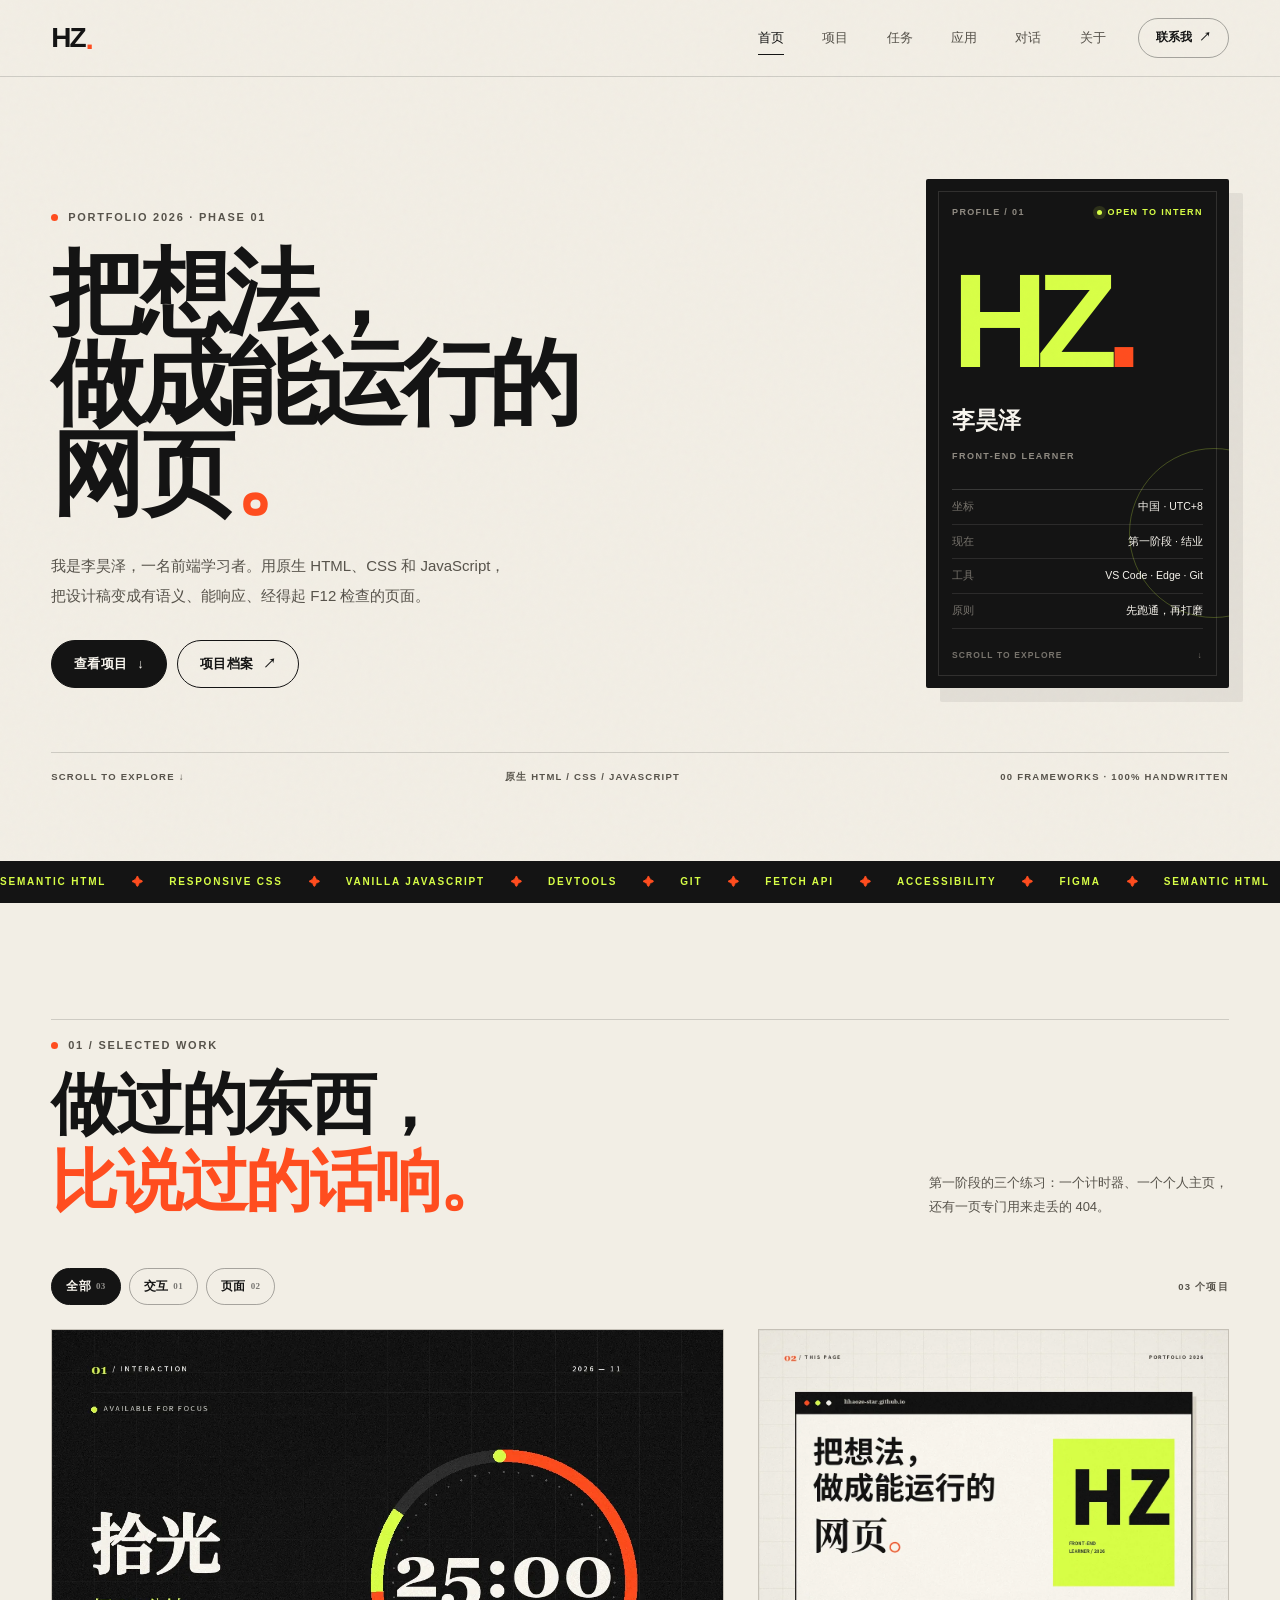
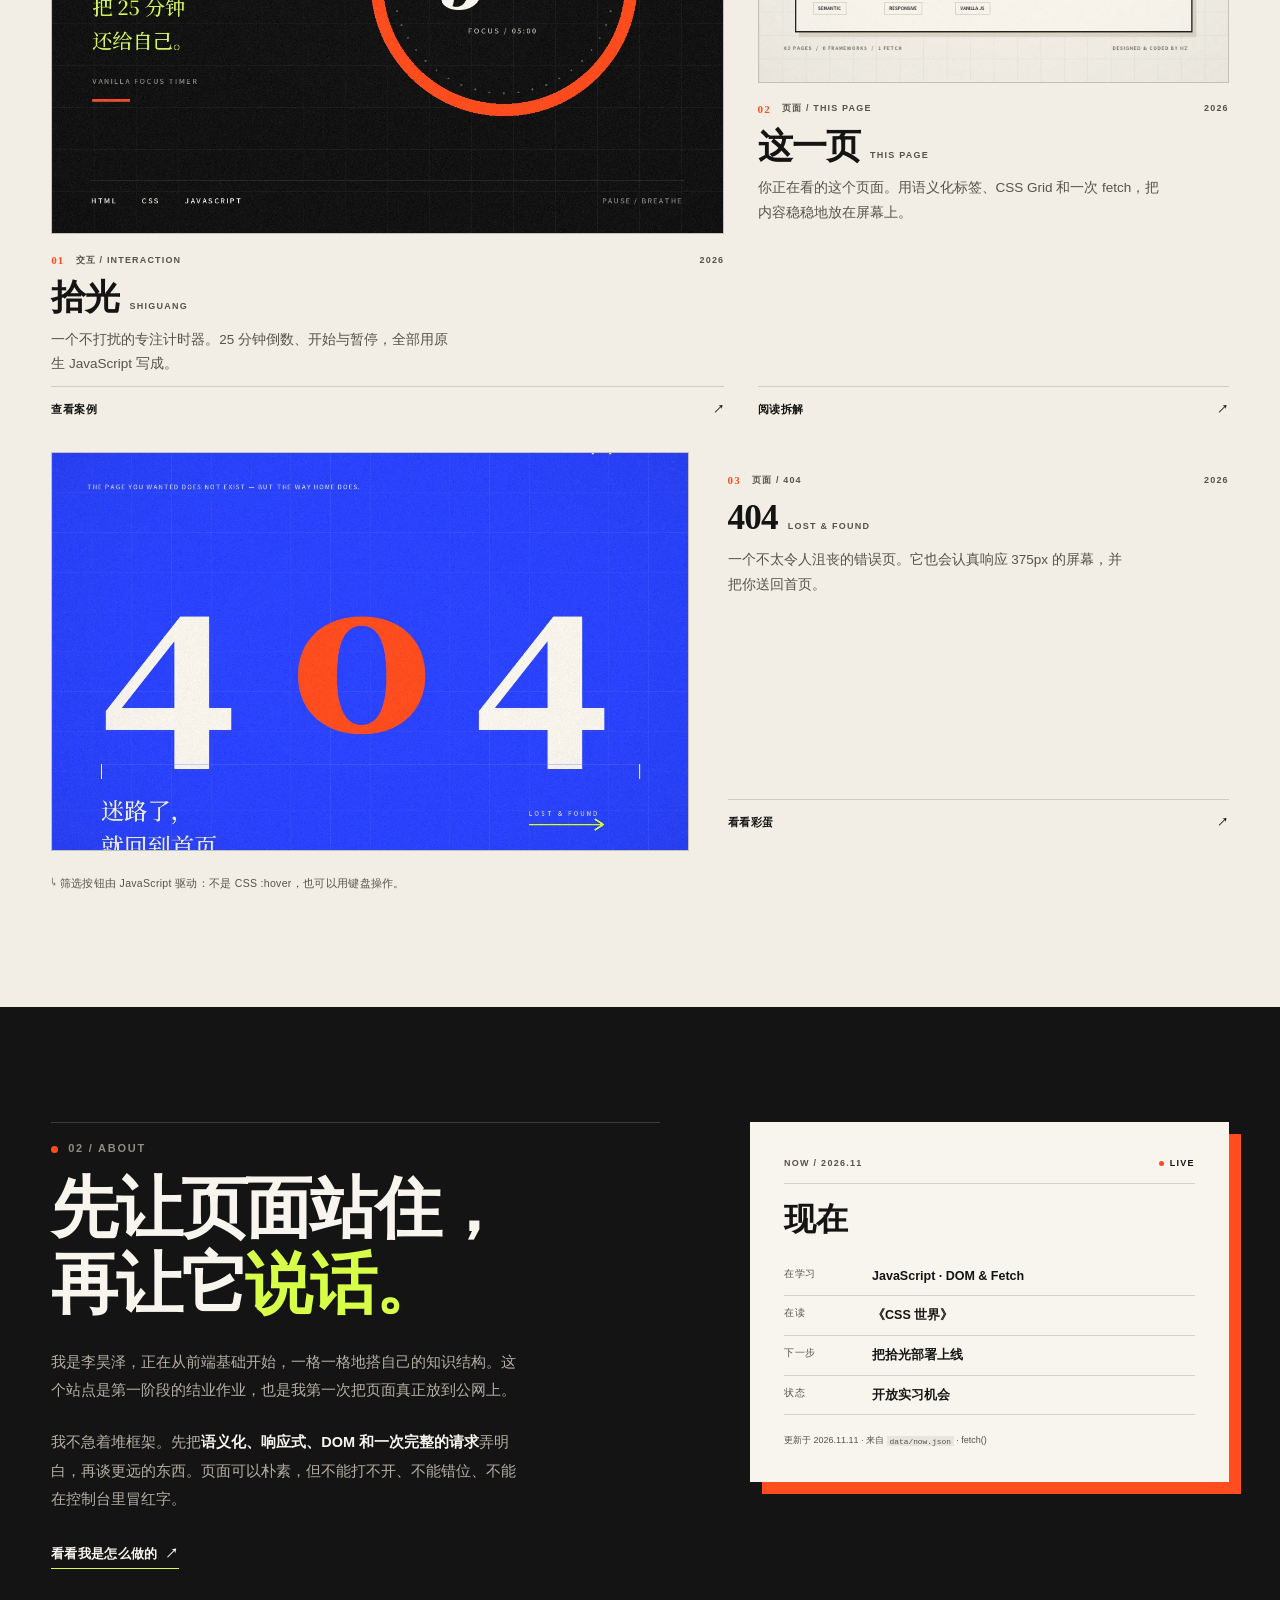
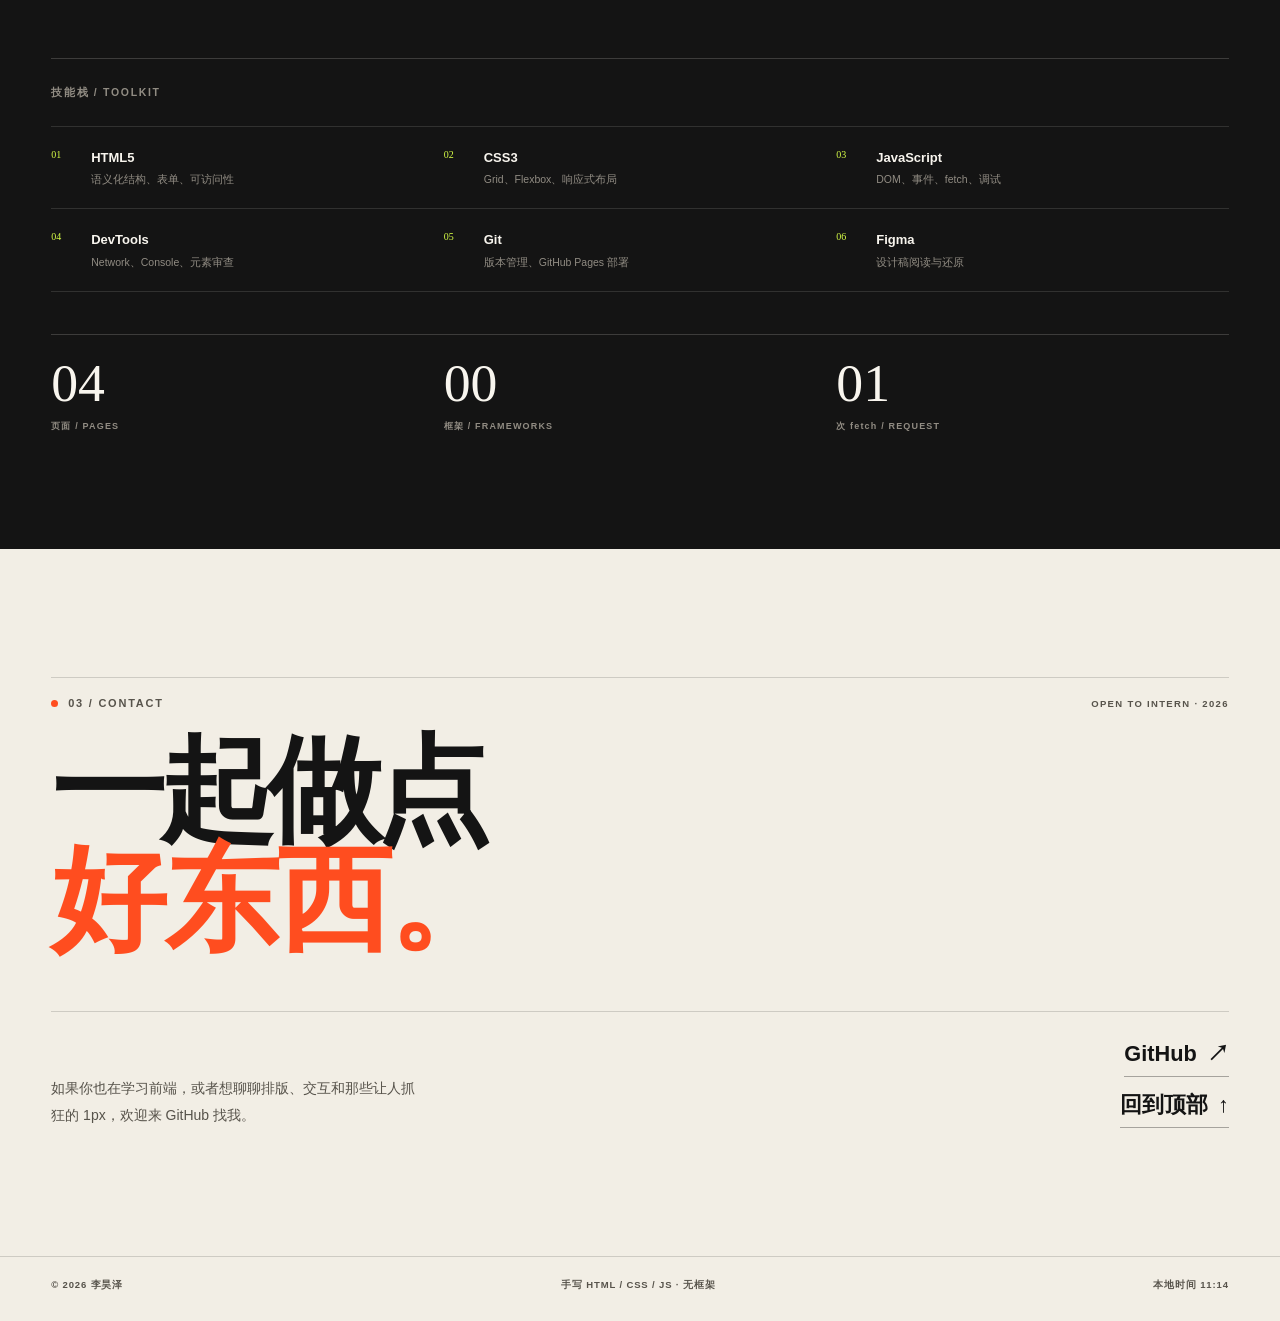
<file: index.html>
<!DOCTYPE html>
<html lang="zh-CN">
<head>
  <meta charset="utf-8">
  <meta name="viewport" content="width=device-width, initial-scale=1">
  <title>李昊泽 / 前端学习者 — 把想法，做成能运行的网页</title>
  <meta name="description" content="李昊泽的个人主页。用原生 HTML、CSS 和 JavaScript 完成的第一阶段项目：语义化、响应式、可访问，并且真的上线了。">
  <meta name="theme-color" content="#f2eee5">
  <meta property="og:type" content="website">
  <meta property="og:title" content="李昊泽 / 前端学习者">
  <meta property="og:description" content="把想法，做成能运行的网页。原生 HTML / CSS / JS，第一阶段作品集。">
  <meta property="og:image" content="assets/img/og-cover.webp">
  <meta name="twitter:card" content="summary_large_image">
  <link rel="icon" href="assets/favicon.svg" type="image/svg+xml">
  <link rel="stylesheet" href="css/style.css">
  <script src="js/main.js" defer></script>
</head>
<body>
  <a class="skip-link" href="#main">跳到主要内容</a>

  <header class="site-header">
    <div class="container header-inner">
      <a class="brand" href="index.html" aria-label="李昊泽的个人主页">
        <span class="brand-mark">HZ</span><span class="brand-dot" aria-hidden="true">.</span>
      </a>

      <nav class="site-nav" aria-label="主导航">
        <a href="index.html" aria-current="page">首页</a>
        <a href="project.html">项目</a>
        <a href="tasks.html">任务</a>
        <a href="app.html">应用</a>
        <a href="chat.html">对话</a>
        <a href="index.html#about">关于</a>
      </nav>

      <a class="header-cta" href="#contact">联系我 <span aria-hidden="true">↗</span></a>

      <button class="nav-toggle" type="button" aria-controls="site-menu" aria-expanded="false">
        <span class="nav-toggle-line" aria-hidden="true"></span>
        <span class="nav-toggle-line" aria-hidden="true"></span>
        <span class="sr-only">打开菜单</span>
      </button>
    </div>

  </header>

  <div class="mobile-menu" id="site-menu" hidden>
    <nav aria-label="移动端导航">
      <a href="index.html" aria-current="page"><span>首页</span><small>HOME</small></a>
      <a href="project.html"><span>项目</span><small>WORK</small></a>
      <a href="tasks.html"><span>任务</span><small>API</small></a>
      <a href="app.html"><span>应用</span><small>ONE APP</small></a>
      <a href="chat.html"><span>对话</span><small>LLM</small></a>
      <a href="index.html#about"><span>关于</span><small>ABOUT</small></a>
      <a href="#contact"><span>联系</span><small>CONTACT</small></a>
    </nav>
    <p class="mobile-menu-foot">李昊泽 · 前端学习者<br>中国 / UTC+8 · 2026</p>
  </div>

  <main id="main">
    <section class="hero" aria-labelledby="hero-title">
      <div class="container">
        <div class="hero-grid">
          <div class="hero-copy">
            <p class="eyebrow"><span class="dot" aria-hidden="true"></span>PORTFOLIO 2026 · PHASE 01</p>
            <h1 id="hero-title">
              <span class="line">把想法，</span>
              <span class="line">做成能运行的</span>
              <span class="line"><span class="serif">网页</span><span class="orange">。</span></span>
            </h1>
            <p class="lead">我是李昊泽，一名前端学习者。用原生 HTML、CSS 和 JavaScript，把设计稿变成有语义、能响应、经得起 F12 检查的页面。</p>
            <div class="hero-actions">
              <a class="button button--primary" href="#work">查看项目 <span class="arrow" aria-hidden="true">↓</span></a>
              <a class="button button--ghost" href="project.html">项目档案 <span class="arrow" aria-hidden="true">↗</span></a>
            </div>
          </div>

          <aside class="profile-card" aria-label="个人名片">
            <div class="profile-head">
              <span>PROFILE / 01</span>
              <span class="profile-live"><i aria-hidden="true"></i>OPEN TO INTERN</span>
            </div>
            <p class="monogram" aria-hidden="true">HZ<span>.</span></p>
            <p class="profile-name">李昊泽<br><span>FRONT-END LEARNER</span></p>
            <dl class="profile-data">
              <div><dt>坐标</dt><dd>中国 · UTC+8</dd></div>
              <div><dt>现在</dt><dd>第一阶段 · 结业</dd></div>
              <div><dt>工具</dt><dd>VS Code · Edge · Git</dd></div>
              <div><dt>原则</dt><dd>先跑通，再打磨</dd></div>
            </dl>
            <p class="profile-foot"><span>SCROLL TO EXPLORE</span><span aria-hidden="true">↓</span></p>
          </aside>
        </div>

        <div class="hero-meta" aria-label="页面信息">
          <span>SCROLL TO EXPLORE <span aria-hidden="true">↓</span></span>
          <span>原生 HTML / CSS / JAVASCRIPT</span>
          <span>00 FRAMEWORKS · 100% HANDWRITTEN</span>
        </div>
      </div>
    </section>

    <div class="ticker" aria-hidden="true">
      <div class="ticker-track">
        <div class="ticker-group">
          <span>SEMANTIC HTML</span><span>RESPONSIVE CSS</span><span>VANILLA JAVASCRIPT</span><span>DEVTOOLS</span><span>GIT</span><span>FETCH API</span><span>ACCESSIBILITY</span><span>FIGMA</span>
        </div>
        <div class="ticker-group">
          <span>SEMANTIC HTML</span><span>RESPONSIVE CSS</span><span>VANILLA JAVASCRIPT</span><span>DEVTOOLS</span><span>GIT</span><span>FETCH API</span><span>ACCESSIBILITY</span><span>FIGMA</span>
        </div>
      </div>
    </div>

    <section class="section work" id="work" aria-labelledby="work-title">
      <div class="container">
        <header class="section-head">
          <div>
            <p class="eyebrow"><span class="dot" aria-hidden="true"></span>01 / SELECTED WORK</p>
            <h2 id="work-title">做过的东西，<br><em>比说过的话响。</em></h2>
          </div>
          <p class="section-side">第一阶段的三个练习：一个计时器、一个个人主页，还有一页专门用来走丢的 404。</p>
        </header>

        <div class="filter-bar">
          <div class="filter-tabs" role="group" aria-label="项目筛选">
            <button type="button" data-filter="all" aria-pressed="true" aria-controls="work-grid">全部 <span>03</span></button>
            <button type="button" data-filter="interaction" aria-pressed="false" aria-controls="work-grid">交互 <span>01</span></button>
            <button type="button" data-filter="page" aria-pressed="false" aria-controls="work-grid">页面 <span>02</span></button>
          </div>
          <p class="filter-result" aria-live="polite"><span data-visible-count>03</span> 个项目</p>
        </div>

        <div class="work-grid" id="work-grid">
          <a class="project-card project-card--feature" href="project.html#shiguang" data-category="interaction">
            <figure class="project-media">
              <img src="assets/img/cover-shiguang.webp" alt="拾光专注计时器的深色封面，橙色圆环里写着 25:00" width="1200" height="900" loading="eager" decoding="async">
            </figure>
            <div class="project-info">
              <div class="project-top"><span class="project-index">01</span><span>交互 / INTERACTION</span><span class="project-year">2026</span></div>
              <h3>拾光 <span>SHIGUANG</span></h3>
              <p>一个不打扰的专注计时器。25 分钟倒数、开始与暂停，全部用原生 JavaScript 写成。</p>
              <span class="project-link">查看案例 <span aria-hidden="true">↗</span></span>
            </div>
          </a>

          <a class="project-card" href="project.html#this-page" data-category="page">
            <figure class="project-media">
              <img src="assets/img/cover-this-page.webp" alt="这一页个人主页的浏览器窗口封面，标题为把想法做成能运行的网页" width="1200" height="900" loading="lazy" decoding="async">
            </figure>
            <div class="project-info">
              <div class="project-top"><span class="project-index">02</span><span>页面 / THIS PAGE</span><span class="project-year">2026</span></div>
              <h3>这一页 <span>THIS PAGE</span></h3>
              <p>你正在看的这个页面。用语义化标签、CSS Grid 和一次 fetch，把内容稳稳地放在屏幕上。</p>
              <span class="project-link">阅读拆解 <span aria-hidden="true">↗</span></span>
            </div>
          </a>

          <a class="project-card project-card--wide" href="project.html#not-found" data-category="page">
            <figure class="project-media">
              <img src="assets/img/cover-404.webp" alt="蓝色 404 错误页封面，中间有巨大的橙色数字 0" width="1200" height="900" loading="lazy" decoding="async">
            </figure>
            <div class="project-info">
              <div class="project-top"><span class="project-index">03</span><span>页面 / 404</span><span class="project-year">2026</span></div>
              <h3>404 <span>LOST &amp; FOUND</span></h3>
              <p>一个不太令人沮丧的错误页。它也会认真响应 375px 的屏幕，并把你送回首页。</p>
              <span class="project-link">看看彩蛋 <span aria-hidden="true">↗</span></span>
            </div>
          </a>
        </div>

        <noscript><p class="work-note">筛选和计时器需要 JavaScript，但所有项目内容都可以直接阅读。</p></noscript>
        <p class="work-note"><span aria-hidden="true">↳</span> 筛选按钮由 JavaScript 驱动：不是 CSS :hover，也可以用键盘操作。</p>
      </div>
    </section>

    <section class="section about" id="about" aria-labelledby="about-title">
      <div class="container">
        <div class="about-grid">
          <div class="about-copy">
            <p class="eyebrow"><span class="dot" aria-hidden="true"></span>02 / ABOUT</p>
            <h2 id="about-title">先让页面站住，<br>再让它<em>说话。</em></h2>
            <p>我是李昊泽，正在从前端基础开始，一格一格地搭自己的知识结构。这个站点是第一阶段的结业作业，也是我第一次把页面真正放到公网上。</p>
            <p>我不急着堆框架。先把<strong>语义化、响应式、DOM 和一次完整的请求</strong>弄明白，再谈更远的东西。页面可以朴素，但不能打不开、不能错位、不能在控制台里冒红字。</p>
            <a class="text-link" href="project.html">看看我是怎么做的 <span aria-hidden="true">↗</span></a>
          </div>

          <aside class="now-card" aria-labelledby="now-title">
            <div class="now-head"><span>NOW / 2026.11</span><span class="now-live"><i aria-hidden="true"></i>LIVE</span></div>
            <h3 id="now-title">现在</h3>
            <dl class="now-list">
              <div><dt>在学习</dt><dd data-now="learning">JavaScript · DOM &amp; Fetch</dd></div>
              <div><dt>在读</dt><dd data-now="reading">《CSS 世界》</dd></div>
              <div><dt>下一步</dt><dd data-now="next">把拾光部署上线</dd></div>
              <div><dt>状态</dt><dd data-now="status">开放实习机会</dd></div>
            </dl>
            <p class="now-foot">更新于 <span data-now-updated>2026.11.11</span> · 来自 <code>data/now.json</code> · fetch()</p>
          </aside>
        </div>

        <div class="skills">
          <p class="skills-label">技能栈 / TOOLKIT</p>
          <ul>
            <li><span class="num">01</span><div><h3>HTML5</h3><p>语义化结构、表单、可访问性</p></div></li>
            <li><span class="num">02</span><div><h3>CSS3</h3><p>Grid、Flexbox、响应式布局</p></div></li>
            <li><span class="num">03</span><div><h3>JavaScript</h3><p>DOM、事件、fetch、调试</p></div></li>
            <li><span class="num">04</span><div><h3>DevTools</h3><p>Network、Console、元素审查</p></div></li>
            <li><span class="num">05</span><div><h3>Git</h3><p>版本管理、GitHub Pages 部署</p></div></li>
            <li><span class="num">06</span><div><h3>Figma</h3><p>设计稿阅读与还原</p></div></li>
          </ul>
        </div>

        <div class="stats" aria-label="站点数据">
          <div><strong>04</strong><span>页面 / PAGES</span></div>
          <div><strong>00</strong><span>框架 / FRAMEWORKS</span></div>
          <div><strong>01</strong><span>次 fetch / REQUEST</span></div>
        </div>
      </div>
    </section>

    <section class="contact" id="contact" aria-labelledby="contact-title">
      <div class="container">
        <div class="contact-top">
          <p class="eyebrow"><span class="dot" aria-hidden="true"></span>03 / CONTACT</p>
          <p class="contact-status">OPEN TO INTERN · 2026</p>
        </div>
        <h2 id="contact-title">一起做点<br><em>好东西。</em></h2>
        <div class="contact-bottom">
          <p>如果你也在学习前端，或者想聊聊排版、交互和那些让人抓狂的 1px，欢迎来 GitHub 找我。</p>
          <div class="contact-links">
            <a href="https://github.com/lihaoze-star" target="_blank" rel="noreferrer">GitHub <span aria-hidden="true">↗</span></a>
            <a href="#main">回到顶部 <span aria-hidden="true">↑</span></a>
          </div>
        </div>
      </div>
    </section>
  </main>

  <footer class="site-footer">
    <div class="container footer-inner">
      <p>© 2026 李昊泽</p>
      <p>手写 HTML / CSS / JS · 无框架</p>
      <p>本地时间 <time data-clock>UTC+8</time></p>
    </div>
  </footer>
</body>
</html>
</file>
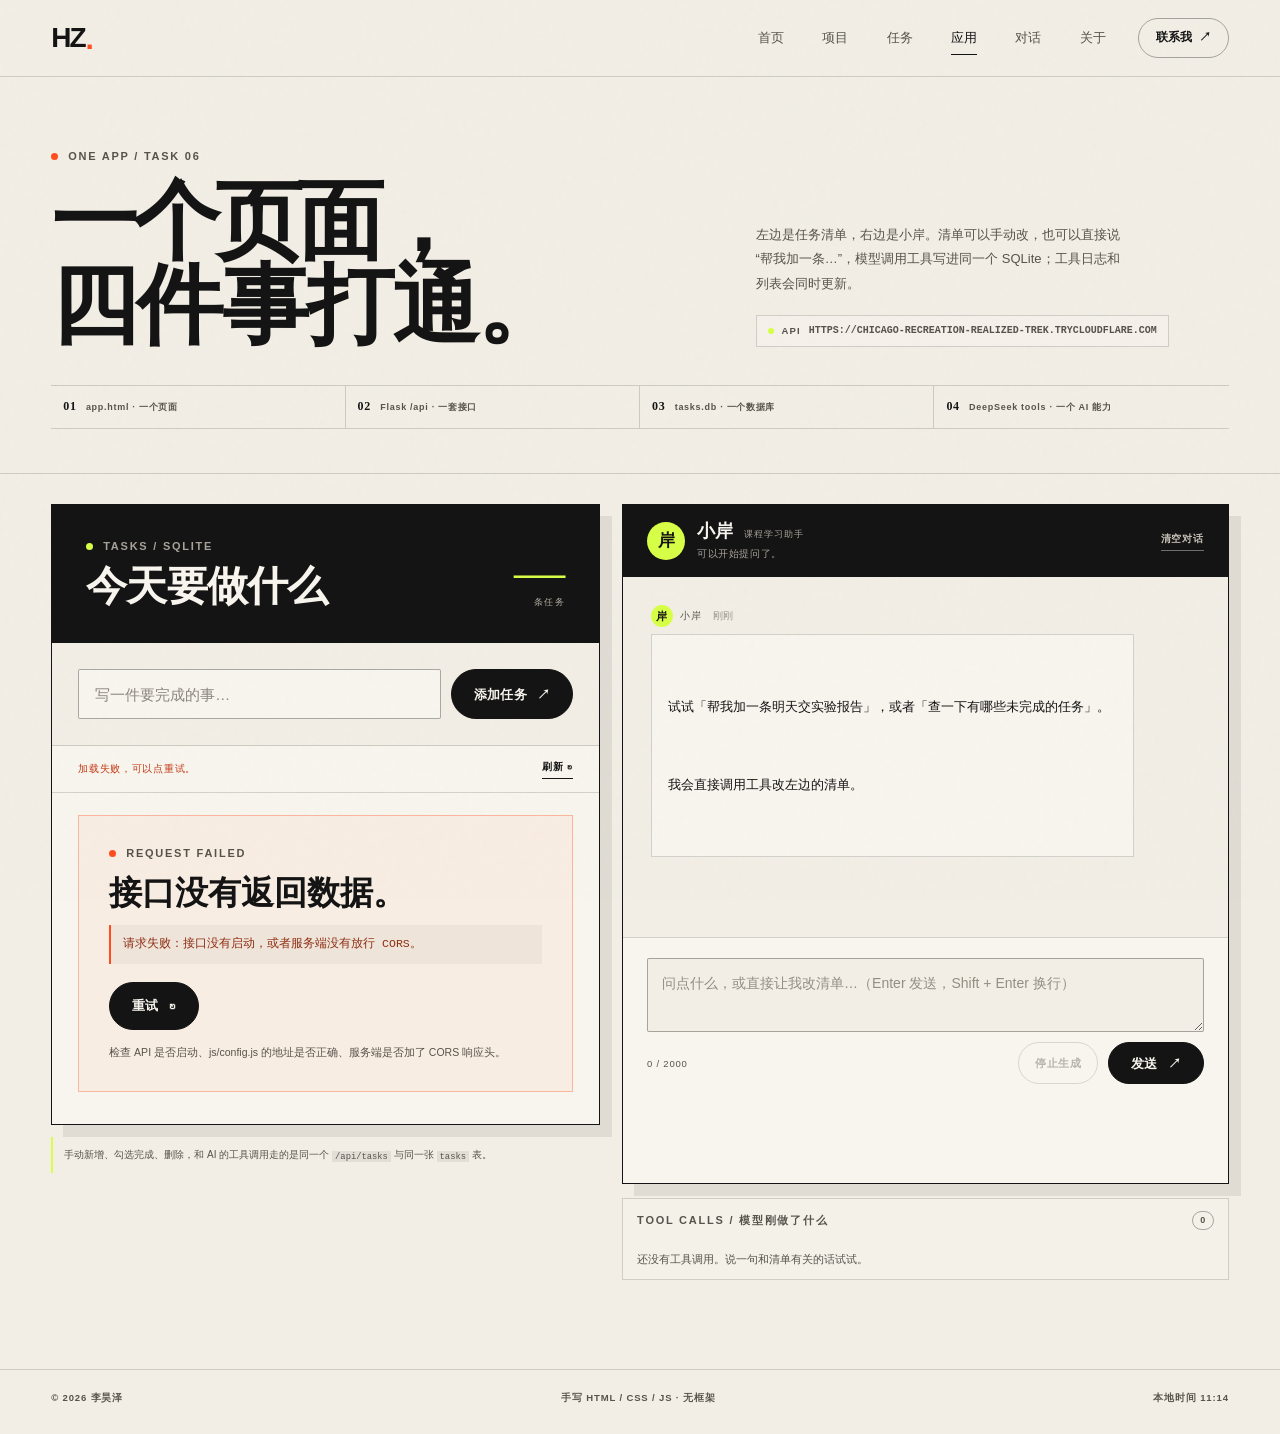
<file: app-live.html>
<!DOCTYPE html>
<html lang="zh-CN">
<head>
  <meta charset="utf-8">
  <meta name="viewport" content="width=device-width, initial-scale=1">
  <title>一个应用，四件事 / 李昊泽 — 任务 CRUD + AI 工具调用</title>
  <meta name="description" content="任务 6 整合页：一个页面同时操作任务清单和 AI 助手；页面、Flask 接口、SQLite 数据库、DeepSeek 工具调用互相打通。">
  <meta name="theme-color" content="#f2eee5">
  <link rel="icon" href="assets/favicon.svg" type="image/svg+xml">
  <link rel="stylesheet" href="css/style.css">
  <link rel="stylesheet" href="css/tasks.css">
  <link rel="stylesheet" href="css/chat.css">
  <link rel="stylesheet" href="css/app.css">
  <meta http-equiv="Cache-Control" content="no-store">
  <script>window.TASK_API_BASE_URL = "https://chicago-recreation-realized-trek.trycloudflare.com";</script>
  <script src="js/config.js?v=20261123-live" defer></script>
  <script src="js/main.js" defer></script>
  <script src="js/tasks.js" defer></script>
  <script src="js/chat.js" defer></script>
</head>
<body>
  <a class="skip-link" href="#main">跳到主要内容</a>

  <header class="site-header">
    <div class="container header-inner">
      <a class="brand" href="index.html" aria-label="李昊泽的个人主页">
        <span class="brand-mark">HZ</span><span class="brand-dot" aria-hidden="true">.</span>
      </a>

      <nav class="site-nav" aria-label="主导航">
        <a href="index.html">首页</a>
        <a href="project.html">项目</a>
        <a href="tasks.html">任务</a>
        <a href="app.html" aria-current="page">应用</a>
        <a href="chat.html">对话</a>
        <a href="index.html#about">关于</a>
      </nav>

      <a class="header-cta" href="index.html#contact">联系我 <span aria-hidden="true">↗</span></a>

      <button class="nav-toggle" type="button" aria-controls="site-menu" aria-expanded="false">
        <span class="nav-toggle-line" aria-hidden="true"></span>
        <span class="nav-toggle-line" aria-hidden="true"></span>
        <span class="sr-only">打开菜单</span>
      </button>
    </div>
  </header>

  <div class="mobile-menu" id="site-menu" hidden>
    <nav aria-label="移动端导航">
      <a href="index.html"><span>首页</span><small>HOME</small></a>
      <a href="project.html"><span>项目</span><small>WORK</small></a>
      <a href="tasks.html"><span>任务</span><small>API</small></a>
      <a href="app.html" aria-current="page"><span>应用</span><small>ONE APP</small></a>
      <a href="chat.html"><span>对话</span><small>LLM</small></a>
      <a href="index.html#about"><span>关于</span><small>ABOUT</small></a>
      <a href="index.html#contact"><span>联系</span><small>CONTACT</small></a>
    </nav>
    <p class="mobile-menu-foot">李昊泽 · 前端学习者<br>中国 / UTC+8 · 2026</p>
  </div>

  <main id="main">
    <section class="app-hero" aria-labelledby="app-title">
      <div class="container">
        <div class="app-hero-grid">
          <div>
            <p class="eyebrow"><span class="dot" aria-hidden="true"></span>ONE APP / TASK 06</p>
            <h1 id="app-title">一个页面，<br><em>四件事打通。</em></h1>
          </div>
          <div class="app-hero-copy">
            <p class="lead">左边是任务清单，右边是小岸。清单可以手动改，也可以直接说“帮我加一条…”，模型调用工具写进同一个 SQLite；工具日志和列表会同时更新。</p>
            <p class="app-api-line">
              <span class="app-api-dot" aria-hidden="true"></span>
              <span>API</span>
              <code data-api-url>读取配置中…</code>
            </p>
          </div>
        </div>

        <div class="app-flow" aria-label="应用的四层">
          <span><b>01</b> app.html · 一个页面</span>
          <span><b>02</b> Flask /api · 一套接口</span>
          <span><b>03</b> tasks.db · 一个数据库</span>
          <span><b>04</b> DeepSeek tools · 一个 AI 能力</span>
        </div>
      </div>
    </section>

    <section class="app-section" aria-label="任务清单与 AI 助手">
      <div class="container app-grid">
        <div class="app-col app-col--tasks">
          <div class="task-panel">
            <header class="task-panel-head">
              <div>
                <p class="eyebrow eyebrow--light"><span class="dot" aria-hidden="true"></span>TASKS / SQLITE</p>
                <h2>今天要做什么</h2>
              </div>
              <p class="task-counter"><strong data-task-count>—</strong><span>条任务</span></p>
            </header>

            <form class="task-form" data-task-form novalidate>
              <label class="sr-only" for="task-title">任务标题</label>
              <input id="task-title" name="title" type="text" maxlength="80" placeholder="写一件要完成的事…" autocomplete="off" required>
              <button class="button button--primary" type="submit">
                <span data-submit-label>添加任务</span>
                <span aria-hidden="true">↗</span>
              </button>
            </form>
            <p class="task-form-error" data-form-error role="alert" hidden></p>

            <div class="task-toolbar">
              <p class="task-status" data-task-status aria-live="polite">准备读取…</p>
              <button class="task-refresh" type="button" data-refresh>刷新 <span aria-hidden="true">↻</span></button>
            </div>

            <div class="task-view" data-task-view aria-live="polite" aria-busy="true"></div>
          </div>

          <p class="app-note">手动新增、勾选完成、删除，和 AI 的工具调用走的是同一个 <code>/api/tasks</code> 与同一张 <code>tasks</code> 表。</p>
        </div>

        <div class="app-col app-col--chat">
          <div class="chat-shell">
            <header class="chat-bar">
              <div class="chat-identity">
                <span class="chat-avatar" aria-hidden="true">岸</span>
                <div>
                  <h2>小岸 <span>课程学习助手</span></h2>
                  <p class="chat-status" data-chat-status aria-live="polite">可以开始提问了。</p>
                </div>
              </div>
              <button class="chat-clear" type="button" data-clear>清空对话</button>
            </header>

            <div class="chat-log" data-chat-log aria-live="polite" aria-busy="false">
              <article class="chat-message chat-message--assistant">
                <div class="chat-message-head"><span class="chat-avatar chat-avatar--small" aria-hidden="true">岸</span><span>小岸</span><time>刚刚</time></div>
                <div class="chat-bubble">
                  <p>试试「帮我加一条明天交实验报告」，或者「查一下有哪些未完成的任务」。</p>
                  <p>我会直接调用工具改左边的清单。</p>
                </div>
              </article>
            </div>

            <div class="chat-error" data-chat-error role="alert" hidden>
              <div>
                <strong>这一轮没有成功</strong>
                <p data-error-text></p>
              </div>
              <button class="chat-retry" type="button" data-retry>重试 <span aria-hidden="true">↻</span></button>
            </div>

            <form class="chat-composer" data-chat-form>
              <label class="sr-only" for="chat-input">输入问题</label>
              <textarea id="chat-input" name="message" rows="2" maxlength="2000" placeholder="问点什么，或直接让我改清单…（Enter 发送，Shift + Enter 换行）" required></textarea>
              <div class="chat-composer-foot">
                <span class="chat-count" data-chat-count>0 / 2000</span>
                <div class="chat-composer-actions">
                  <button class="chat-stop" type="button" data-stop disabled>停止生成</button>
                  <button class="button button--primary" type="submit" data-send>发送 <span aria-hidden="true">↗</span></button>
                </div>
              </div>
            </form>
          </div>

          <section class="app-tool-panel" aria-labelledby="app-tool-title">
            <div class="chat-tools-head">
              <p class="eyebrow" id="app-tool-title">TOOL CALLS / 模型刚做了什么</p>
              <span class="chat-tool-count" data-tool-count>0</span>
            </div>
            <div class="chat-tool-log" data-tool-log aria-live="polite">
              <p class="chat-tool-empty" data-tool-empty>还没有工具调用。说一句和清单有关的话试试。</p>
            </div>
          </section>
        </div>
      </div>
    </section>
  </main>

  <footer class="site-footer">
    <div class="container footer-inner">
      <p>© 2026 李昊泽</p>
      <p>手写 HTML / CSS / JS · 无框架</p>
      <p>本地时间 <time data-clock>UTC+8</time></p>
    </div>
  </footer>
</body>
</html>
</file>
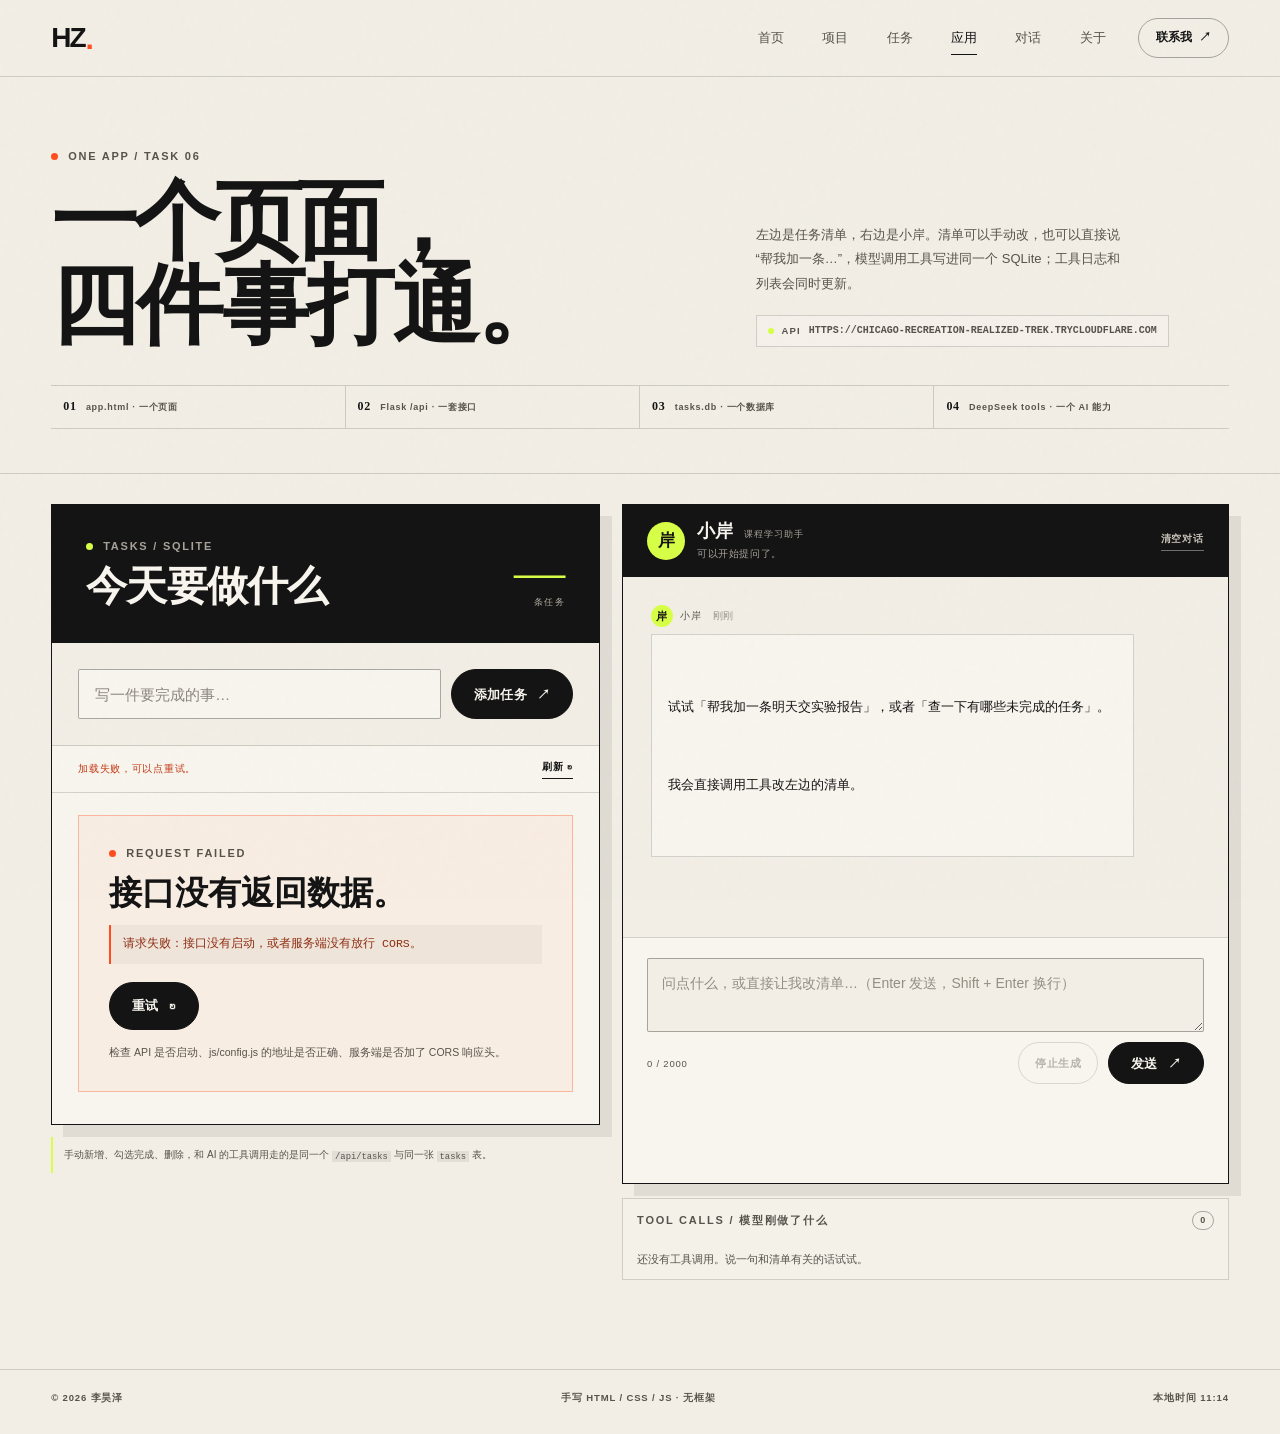
<file: app.html>
<!DOCTYPE html>
<html lang="zh-CN">
<head>
  <meta charset="utf-8">
  <meta name="viewport" content="width=device-width, initial-scale=1">
  <title>一个应用，四件事 / 李昊泽 — 任务 CRUD + AI 工具调用</title>
  <meta name="description" content="任务 6 整合页：一个页面同时操作任务清单和 AI 助手；页面、Flask 接口、SQLite 数据库、DeepSeek 工具调用互相打通。">
  <meta name="theme-color" content="#f2eee5">
  <link rel="icon" href="assets/favicon.svg" type="image/svg+xml">
  <link rel="stylesheet" href="css/style.css">
  <link rel="stylesheet" href="css/tasks.css">
  <link rel="stylesheet" href="css/chat.css">
  <link rel="stylesheet" href="css/app.css">
  <script src="js/config.js" defer></script>
  <script src="js/main.js" defer></script>
  <script src="js/tasks.js" defer></script>
  <script src="js/chat.js" defer></script>
</head>
<body>
  <a class="skip-link" href="#main">跳到主要内容</a>

  <header class="site-header">
    <div class="container header-inner">
      <a class="brand" href="index.html" aria-label="李昊泽的个人主页">
        <span class="brand-mark">HZ</span><span class="brand-dot" aria-hidden="true">.</span>
      </a>

      <nav class="site-nav" aria-label="主导航">
        <a href="index.html">首页</a>
        <a href="project.html">项目</a>
        <a href="tasks.html">任务</a>
        <a href="app.html" aria-current="page">应用</a>
        <a href="chat.html">对话</a>
        <a href="index.html#about">关于</a>
      </nav>

      <a class="header-cta" href="index.html#contact">联系我 <span aria-hidden="true">↗</span></a>

      <button class="nav-toggle" type="button" aria-controls="site-menu" aria-expanded="false">
        <span class="nav-toggle-line" aria-hidden="true"></span>
        <span class="nav-toggle-line" aria-hidden="true"></span>
        <span class="sr-only">打开菜单</span>
      </button>
    </div>
  </header>

  <div class="mobile-menu" id="site-menu" hidden>
    <nav aria-label="移动端导航">
      <a href="index.html"><span>首页</span><small>HOME</small></a>
      <a href="project.html"><span>项目</span><small>WORK</small></a>
      <a href="tasks.html"><span>任务</span><small>API</small></a>
      <a href="app.html" aria-current="page"><span>应用</span><small>ONE APP</small></a>
      <a href="chat.html"><span>对话</span><small>LLM</small></a>
      <a href="index.html#about"><span>关于</span><small>ABOUT</small></a>
      <a href="index.html#contact"><span>联系</span><small>CONTACT</small></a>
    </nav>
    <p class="mobile-menu-foot">李昊泽 · 前端学习者<br>中国 / UTC+8 · 2026</p>
  </div>

  <main id="main">
    <section class="app-hero" aria-labelledby="app-title">
      <div class="container">
        <div class="app-hero-grid">
          <div>
            <p class="eyebrow"><span class="dot" aria-hidden="true"></span>ONE APP / TASK 06</p>
            <h1 id="app-title">一个页面，<br><em>四件事打通。</em></h1>
          </div>
          <div class="app-hero-copy">
            <p class="lead">左边是任务清单，右边是小岸。清单可以手动改，也可以直接说“帮我加一条…”，模型调用工具写进同一个 SQLite；工具日志和列表会同时更新。</p>
            <p class="app-api-line">
              <span class="app-api-dot" aria-hidden="true"></span>
              <span>API</span>
              <code data-api-url>读取配置中…</code>
            </p>
          </div>
        </div>

        <div class="app-flow" aria-label="应用的四层">
          <span><b>01</b> app.html · 一个页面</span>
          <span><b>02</b> Flask /api · 一套接口</span>
          <span><b>03</b> tasks.db · 一个数据库</span>
          <span><b>04</b> DeepSeek tools · 一个 AI 能力</span>
        </div>
      </div>
    </section>

    <section class="app-section" aria-label="任务清单与 AI 助手">
      <div class="container app-grid">
        <div class="app-col app-col--tasks">
          <div class="task-panel">
            <header class="task-panel-head">
              <div>
                <p class="eyebrow eyebrow--light"><span class="dot" aria-hidden="true"></span>TASKS / SQLITE</p>
                <h2>今天要做什么</h2>
              </div>
              <p class="task-counter"><strong data-task-count>—</strong><span>条任务</span></p>
            </header>

            <form class="task-form" data-task-form novalidate>
              <label class="sr-only" for="task-title">任务标题</label>
              <input id="task-title" name="title" type="text" maxlength="80" placeholder="写一件要完成的事…" autocomplete="off" required>
              <button class="button button--primary" type="submit">
                <span data-submit-label>添加任务</span>
                <span aria-hidden="true">↗</span>
              </button>
            </form>
            <p class="task-form-error" data-form-error role="alert" hidden></p>

            <div class="task-toolbar">
              <p class="task-status" data-task-status aria-live="polite">准备读取…</p>
              <button class="task-refresh" type="button" data-refresh>刷新 <span aria-hidden="true">↻</span></button>
            </div>

            <div class="task-view" data-task-view aria-live="polite" aria-busy="true"></div>
          </div>

          <p class="app-note">手动新增、勾选完成、删除，和 AI 的工具调用走的是同一个 <code>/api/tasks</code> 与同一张 <code>tasks</code> 表。</p>
        </div>

        <div class="app-col app-col--chat">
          <div class="chat-shell">
            <header class="chat-bar">
              <div class="chat-identity">
                <span class="chat-avatar" aria-hidden="true">岸</span>
                <div>
                  <h2>小岸 <span>课程学习助手</span></h2>
                  <p class="chat-status" data-chat-status aria-live="polite">可以开始提问了。</p>
                </div>
              </div>
              <button class="chat-clear" type="button" data-clear>清空对话</button>
            </header>

            <div class="chat-log" data-chat-log aria-live="polite" aria-busy="false">
              <article class="chat-message chat-message--assistant">
                <div class="chat-message-head"><span class="chat-avatar chat-avatar--small" aria-hidden="true">岸</span><span>小岸</span><time>刚刚</time></div>
                <div class="chat-bubble">
                  <p>试试「帮我加一条明天交实验报告」，或者「查一下有哪些未完成的任务」。</p>
                  <p>我会直接调用工具改左边的清单。</p>
                </div>
              </article>
            </div>

            <div class="chat-error" data-chat-error role="alert" hidden>
              <div>
                <strong>这一轮没有成功</strong>
                <p data-error-text></p>
              </div>
              <button class="chat-retry" type="button" data-retry>重试 <span aria-hidden="true">↻</span></button>
            </div>

            <form class="chat-composer" data-chat-form>
              <label class="sr-only" for="chat-input">输入问题</label>
              <textarea id="chat-input" name="message" rows="2" maxlength="2000" placeholder="问点什么，或直接让我改清单…（Enter 发送，Shift + Enter 换行）" required></textarea>
              <div class="chat-composer-foot">
                <span class="chat-count" data-chat-count>0 / 2000</span>
                <div class="chat-composer-actions">
                  <button class="chat-stop" type="button" data-stop disabled>停止生成</button>
                  <button class="button button--primary" type="submit" data-send>发送 <span aria-hidden="true">↗</span></button>
                </div>
              </div>
            </form>
          </div>

          <section class="app-tool-panel" aria-labelledby="app-tool-title">
            <div class="chat-tools-head">
              <p class="eyebrow" id="app-tool-title">TOOL CALLS / 模型刚做了什么</p>
              <span class="chat-tool-count" data-tool-count>0</span>
            </div>
            <div class="chat-tool-log" data-tool-log aria-live="polite">
              <p class="chat-tool-empty" data-tool-empty>还没有工具调用。说一句和清单有关的话试试。</p>
            </div>
          </section>
        </div>
      </div>
    </section>
  </main>

  <footer class="site-footer">
    <div class="container footer-inner">
      <p>© 2026 李昊泽</p>
      <p>手写 HTML / CSS / JS · 无框架</p>
      <p>本地时间 <time data-clock>UTC+8</time></p>
    </div>
  </footer>
</body>
</html>
</file>
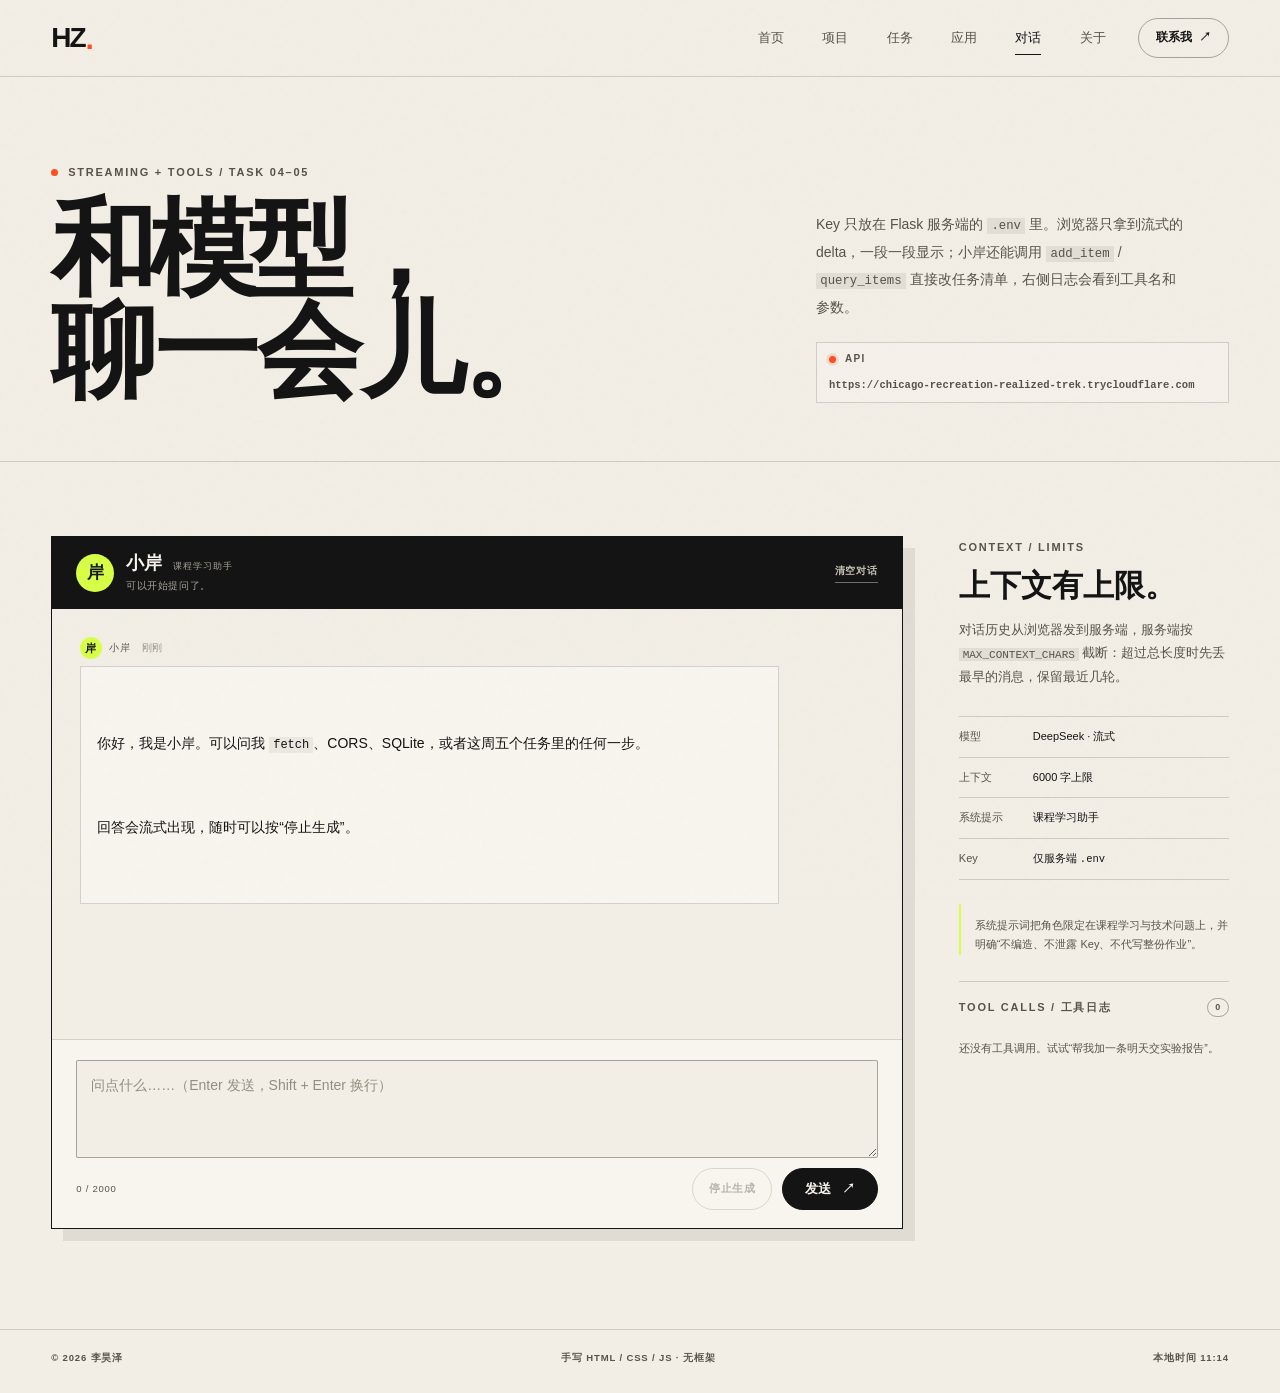
<file: chat-live.html>
<!DOCTYPE html>
<html lang="zh-CN">
<head>
  <meta charset="utf-8">
  <meta name="viewport" content="width=device-width, initial-scale=1">
  <title>和小岸聊聊 / 李昊泽 — 流式对话与工具调用</title>
  <meta name="description" content="任务 4/5：后端转发 DeepSeek，流式输出、三轮上下文、停止生成，以及 add_item / query_items 工具调用。">
  <meta name="theme-color" content="#f2eee5">
  <link rel="icon" href="assets/favicon.svg" type="image/svg+xml">
  <link rel="stylesheet" href="css/style.css">
  <link rel="stylesheet" href="css/chat.css">
  <meta http-equiv="Cache-Control" content="no-store">
  <script>window.TASK_API_BASE_URL = "https://chicago-recreation-realized-trek.trycloudflare.com";</script>
  <script src="js/config.js?v=20261123-live" defer></script>
  <script src="js/main.js" defer></script>
  <script src="js/chat.js" defer></script>
</head>
<body>
  <a class="skip-link" href="#main">跳到主要内容</a>

  <header class="site-header">
    <div class="container header-inner">
      <a class="brand" href="index.html" aria-label="李昊泽的个人主页">
        <span class="brand-mark">HZ</span><span class="brand-dot" aria-hidden="true">.</span>
      </a>

      <nav class="site-nav" aria-label="主导航">
        <a href="index.html">首页</a>
        <a href="project.html">项目</a>
        <a href="tasks.html">任务</a>
        <a href="app.html">应用</a>
        <a href="chat.html" aria-current="page">对话</a>
        <a href="index.html#about">关于</a>
      </nav>

      <a class="header-cta" href="index.html#contact">联系我 <span aria-hidden="true">↗</span></a>

      <button class="nav-toggle" type="button" aria-controls="site-menu" aria-expanded="false">
        <span class="nav-toggle-line" aria-hidden="true"></span>
        <span class="nav-toggle-line" aria-hidden="true"></span>
        <span class="sr-only">打开菜单</span>
      </button>
    </div>
  </header>

  <div class="mobile-menu" id="site-menu" hidden>
    <nav aria-label="移动端导航">
      <a href="index.html"><span>首页</span><small>HOME</small></a>
      <a href="project.html"><span>项目</span><small>WORK</small></a>
      <a href="tasks.html"><span>任务</span><small>API</small></a>
      <a href="app.html"><span>应用</span><small>ONE APP</small></a>
      <a href="chat.html" aria-current="page"><span>对话</span><small>LLM</small></a>
      <a href="index.html#about"><span>关于</span><small>ABOUT</small></a>
      <a href="index.html#contact"><span>联系</span><small>CONTACT</small></a>
    </nav>
    <p class="mobile-menu-foot">李昊泽 · 前端学习者<br>中国 / UTC+8 · 2026</p>
  </div>

  <main id="main">
    <section class="chat-hero" aria-labelledby="chat-title">
      <div class="container">
        <div class="chat-hero-grid">
          <div>
            <p class="eyebrow"><span class="dot" aria-hidden="true"></span>STREAMING + TOOLS / TASK 04–05</p>
            <h1 id="chat-title">和模型，<br><em>聊一会儿。</em></h1>
          </div>
          <div class="chat-hero-copy">
            <p class="lead">Key 只放在 Flask 服务端的 <code>.env</code> 里。浏览器只拿到流式的 delta，一段一段显示；小岸还能调用 <code>add_item</code> / <code>query_items</code> 直接改任务清单，右侧日志会看到工具名和参数。</p>
            <p class="chat-api-line">
              <span class="chat-api-dot" aria-hidden="true"></span>
              <span>API</span>
              <code data-api-url>读取配置中…</code>
            </p>
          </div>
        </div>
      </div>
    </section>

    <section class="chat-section" aria-labelledby="chat-panel-title">
      <div class="container chat-layout">
        <div class="chat-shell">
          <header class="chat-bar">
            <div class="chat-identity">
              <span class="chat-avatar" aria-hidden="true">岸</span>
              <div>
                <h2 id="chat-panel-title">小岸 <span>课程学习助手</span></h2>
                <p class="chat-status" data-chat-status aria-live="polite">可以开始提问了。</p>
              </div>
            </div>
            <button class="chat-clear" type="button" data-clear>清空对话</button>
          </header>

          <div class="chat-log" data-chat-log aria-live="polite" aria-busy="false">
            <article class="chat-message chat-message--assistant">
              <div class="chat-message-head"><span class="chat-avatar chat-avatar--small" aria-hidden="true">岸</span><span>小岸</span><time>刚刚</time></div>
              <div class="chat-bubble">
                <p>你好，我是小岸。可以问我 <code>fetch</code>、CORS、SQLite，或者这周五个任务里的任何一步。</p>
                <p>回答会流式出现，随时可以按“停止生成”。</p>
              </div>
            </article>
          </div>

          <div class="chat-error" data-chat-error role="alert" hidden>
            <div>
              <strong>这一轮没有成功</strong>
              <p data-error-text></p>
            </div>
            <button class="chat-retry" type="button" data-retry>重试 <span aria-hidden="true">↻</span></button>
          </div>

          <form class="chat-composer" data-chat-form>
            <label class="sr-only" for="chat-input">输入问题</label>
            <textarea id="chat-input" name="message" rows="3" maxlength="2000" placeholder="问点什么……（Enter 发送，Shift + Enter 换行）" required></textarea>
            <div class="chat-composer-foot">
              <span class="chat-count" data-chat-count>0 / 2000</span>
              <div class="chat-composer-actions">
                <button class="chat-stop" type="button" data-stop disabled>停止生成</button>
                <button class="button button--primary" type="submit" data-send>发送 <span aria-hidden="true">↗</span></button>
              </div>
            </div>
          </form>
        </div>

        <aside class="chat-side" aria-label="上下文与限制">
          <p class="eyebrow">CONTEXT / LIMITS</p>
          <h3>上下文有上限。</h3>
          <p>对话历史从浏览器发到服务端，服务端按 <code>MAX_CONTEXT_CHARS</code> 截断：超过总长度时先丢最早的消息，保留最近几轮。</p>

          <dl class="chat-meta">
            <div><dt>模型</dt><dd>DeepSeek · 流式</dd></div>
            <div><dt>上下文</dt><dd>6000 字上限</dd></div>
            <div><dt>系统提示</dt><dd>课程学习助手</dd></div>
            <div><dt>Key</dt><dd>仅服务端 <code>.env</code></dd></div>
          </dl>

          <p class="chat-side-note">系统提示词把角色限定在课程学习与技术问题上，并明确“不编造、不泄露 Key、不代写整份作业”。</p>

          <section class="chat-tools" aria-labelledby="tool-log-title">
            <div class="chat-tools-head">
              <p class="eyebrow" id="tool-log-title">TOOL CALLS / 工具日志</p>
              <span class="chat-tool-count" data-tool-count>0</span>
            </div>
            <div class="chat-tool-log" data-tool-log aria-live="polite">
              <p class="chat-tool-empty" data-tool-empty>还没有工具调用。试试“帮我加一条明天交实验报告”。</p>
            </div>
          </section>
        </aside>
      </div>
    </section>
  </main>

  <footer class="site-footer">
    <div class="container footer-inner">
      <p>© 2026 李昊泽</p>
      <p>手写 HTML / CSS / JS · 无框架</p>
      <p>本地时间 <time data-clock>UTC+8</time></p>
    </div>
  </footer>
</body>
</html>
</file>
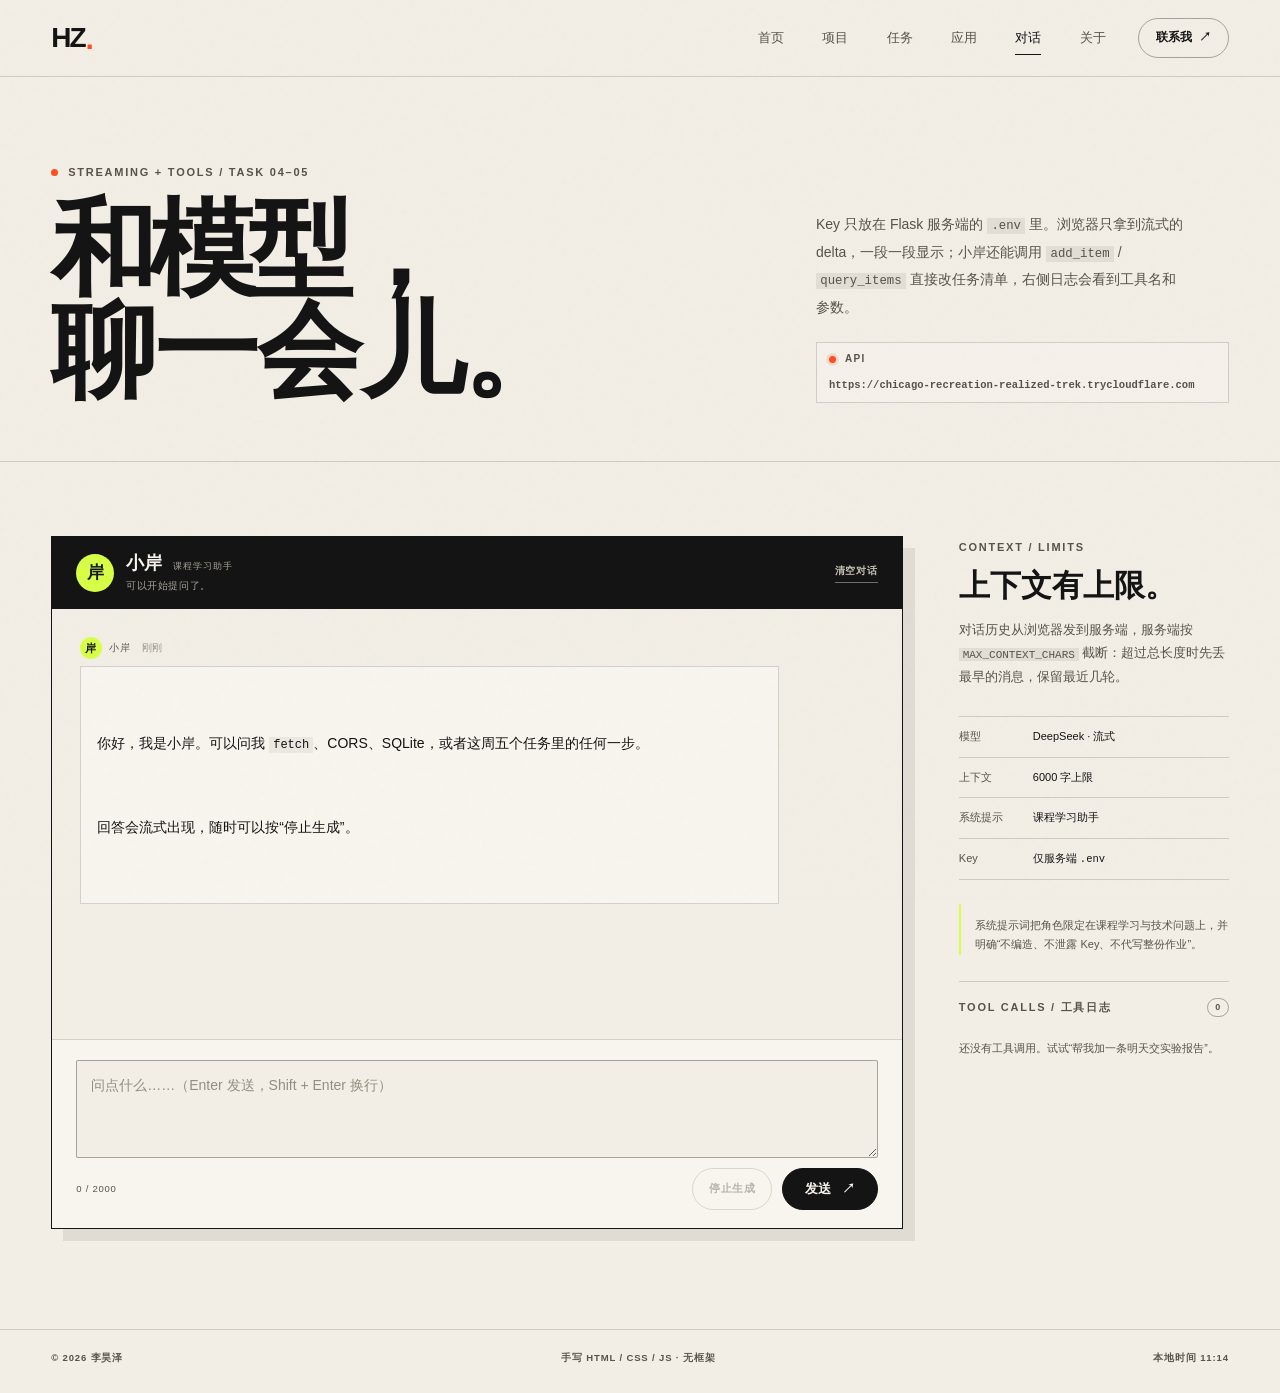
<file: chat.html>
<!DOCTYPE html>
<html lang="zh-CN">
<head>
  <meta charset="utf-8">
  <meta name="viewport" content="width=device-width, initial-scale=1">
  <title>和小岸聊聊 / 李昊泽 — 流式对话与工具调用</title>
  <meta name="description" content="任务 4/5：后端转发 DeepSeek，流式输出、三轮上下文、停止生成，以及 add_item / query_items 工具调用。">
  <meta name="theme-color" content="#f2eee5">
  <link rel="icon" href="assets/favicon.svg" type="image/svg+xml">
  <link rel="stylesheet" href="css/style.css">
  <link rel="stylesheet" href="css/chat.css">
  <script src="js/config.js" defer></script>
  <script src="js/main.js" defer></script>
  <script src="js/chat.js" defer></script>
</head>
<body>
  <a class="skip-link" href="#main">跳到主要内容</a>

  <header class="site-header">
    <div class="container header-inner">
      <a class="brand" href="index.html" aria-label="李昊泽的个人主页">
        <span class="brand-mark">HZ</span><span class="brand-dot" aria-hidden="true">.</span>
      </a>

      <nav class="site-nav" aria-label="主导航">
        <a href="index.html">首页</a>
        <a href="project.html">项目</a>
        <a href="tasks.html">任务</a>
        <a href="app.html">应用</a>
        <a href="chat.html" aria-current="page">对话</a>
        <a href="index.html#about">关于</a>
      </nav>

      <a class="header-cta" href="index.html#contact">联系我 <span aria-hidden="true">↗</span></a>

      <button class="nav-toggle" type="button" aria-controls="site-menu" aria-expanded="false">
        <span class="nav-toggle-line" aria-hidden="true"></span>
        <span class="nav-toggle-line" aria-hidden="true"></span>
        <span class="sr-only">打开菜单</span>
      </button>
    </div>
  </header>

  <div class="mobile-menu" id="site-menu" hidden>
    <nav aria-label="移动端导航">
      <a href="index.html"><span>首页</span><small>HOME</small></a>
      <a href="project.html"><span>项目</span><small>WORK</small></a>
      <a href="tasks.html"><span>任务</span><small>API</small></a>
      <a href="app.html"><span>应用</span><small>ONE APP</small></a>
      <a href="chat.html" aria-current="page"><span>对话</span><small>LLM</small></a>
      <a href="index.html#about"><span>关于</span><small>ABOUT</small></a>
      <a href="index.html#contact"><span>联系</span><small>CONTACT</small></a>
    </nav>
    <p class="mobile-menu-foot">李昊泽 · 前端学习者<br>中国 / UTC+8 · 2026</p>
  </div>

  <main id="main">
    <section class="chat-hero" aria-labelledby="chat-title">
      <div class="container">
        <div class="chat-hero-grid">
          <div>
            <p class="eyebrow"><span class="dot" aria-hidden="true"></span>STREAMING + TOOLS / TASK 04–05</p>
            <h1 id="chat-title">和模型，<br><em>聊一会儿。</em></h1>
          </div>
          <div class="chat-hero-copy">
            <p class="lead">Key 只放在 Flask 服务端的 <code>.env</code> 里。浏览器只拿到流式的 delta，一段一段显示；小岸还能调用 <code>add_item</code> / <code>query_items</code> 直接改任务清单，右侧日志会看到工具名和参数。</p>
            <p class="chat-api-line">
              <span class="chat-api-dot" aria-hidden="true"></span>
              <span>API</span>
              <code data-api-url>读取配置中…</code>
            </p>
          </div>
        </div>
      </div>
    </section>

    <section class="chat-section" aria-labelledby="chat-panel-title">
      <div class="container chat-layout">
        <div class="chat-shell">
          <header class="chat-bar">
            <div class="chat-identity">
              <span class="chat-avatar" aria-hidden="true">岸</span>
              <div>
                <h2 id="chat-panel-title">小岸 <span>课程学习助手</span></h2>
                <p class="chat-status" data-chat-status aria-live="polite">可以开始提问了。</p>
              </div>
            </div>
            <button class="chat-clear" type="button" data-clear>清空对话</button>
          </header>

          <div class="chat-log" data-chat-log aria-live="polite" aria-busy="false">
            <article class="chat-message chat-message--assistant">
              <div class="chat-message-head"><span class="chat-avatar chat-avatar--small" aria-hidden="true">岸</span><span>小岸</span><time>刚刚</time></div>
              <div class="chat-bubble">
                <p>你好，我是小岸。可以问我 <code>fetch</code>、CORS、SQLite，或者这周五个任务里的任何一步。</p>
                <p>回答会流式出现，随时可以按“停止生成”。</p>
              </div>
            </article>
          </div>

          <div class="chat-error" data-chat-error role="alert" hidden>
            <div>
              <strong>这一轮没有成功</strong>
              <p data-error-text></p>
            </div>
            <button class="chat-retry" type="button" data-retry>重试 <span aria-hidden="true">↻</span></button>
          </div>

          <form class="chat-composer" data-chat-form>
            <label class="sr-only" for="chat-input">输入问题</label>
            <textarea id="chat-input" name="message" rows="3" maxlength="2000" placeholder="问点什么……（Enter 发送，Shift + Enter 换行）" required></textarea>
            <div class="chat-composer-foot">
              <span class="chat-count" data-chat-count>0 / 2000</span>
              <div class="chat-composer-actions">
                <button class="chat-stop" type="button" data-stop disabled>停止生成</button>
                <button class="button button--primary" type="submit" data-send>发送 <span aria-hidden="true">↗</span></button>
              </div>
            </div>
          </form>
        </div>

        <aside class="chat-side" aria-label="上下文与限制">
          <p class="eyebrow">CONTEXT / LIMITS</p>
          <h3>上下文有上限。</h3>
          <p>对话历史从浏览器发到服务端，服务端按 <code>MAX_CONTEXT_CHARS</code> 截断：超过总长度时先丢最早的消息，保留最近几轮。</p>

          <dl class="chat-meta">
            <div><dt>模型</dt><dd>DeepSeek · 流式</dd></div>
            <div><dt>上下文</dt><dd>6000 字上限</dd></div>
            <div><dt>系统提示</dt><dd>课程学习助手</dd></div>
            <div><dt>Key</dt><dd>仅服务端 <code>.env</code></dd></div>
          </dl>

          <p class="chat-side-note">系统提示词把角色限定在课程学习与技术问题上，并明确“不编造、不泄露 Key、不代写整份作业”。</p>

          <section class="chat-tools" aria-labelledby="tool-log-title">
            <div class="chat-tools-head">
              <p class="eyebrow" id="tool-log-title">TOOL CALLS / 工具日志</p>
              <span class="chat-tool-count" data-tool-count>0</span>
            </div>
            <div class="chat-tool-log" data-tool-log aria-live="polite">
              <p class="chat-tool-empty" data-tool-empty>还没有工具调用。试试“帮我加一条明天交实验报告”。</p>
            </div>
          </section>
        </aside>
      </div>
    </section>
  </main>

  <footer class="site-footer">
    <div class="container footer-inner">
      <p>© 2026 李昊泽</p>
      <p>手写 HTML / CSS / JS · 无框架</p>
      <p>本地时间 <time data-clock>UTC+8</time></p>
    </div>
  </footer>
</body>
</html>
</file>
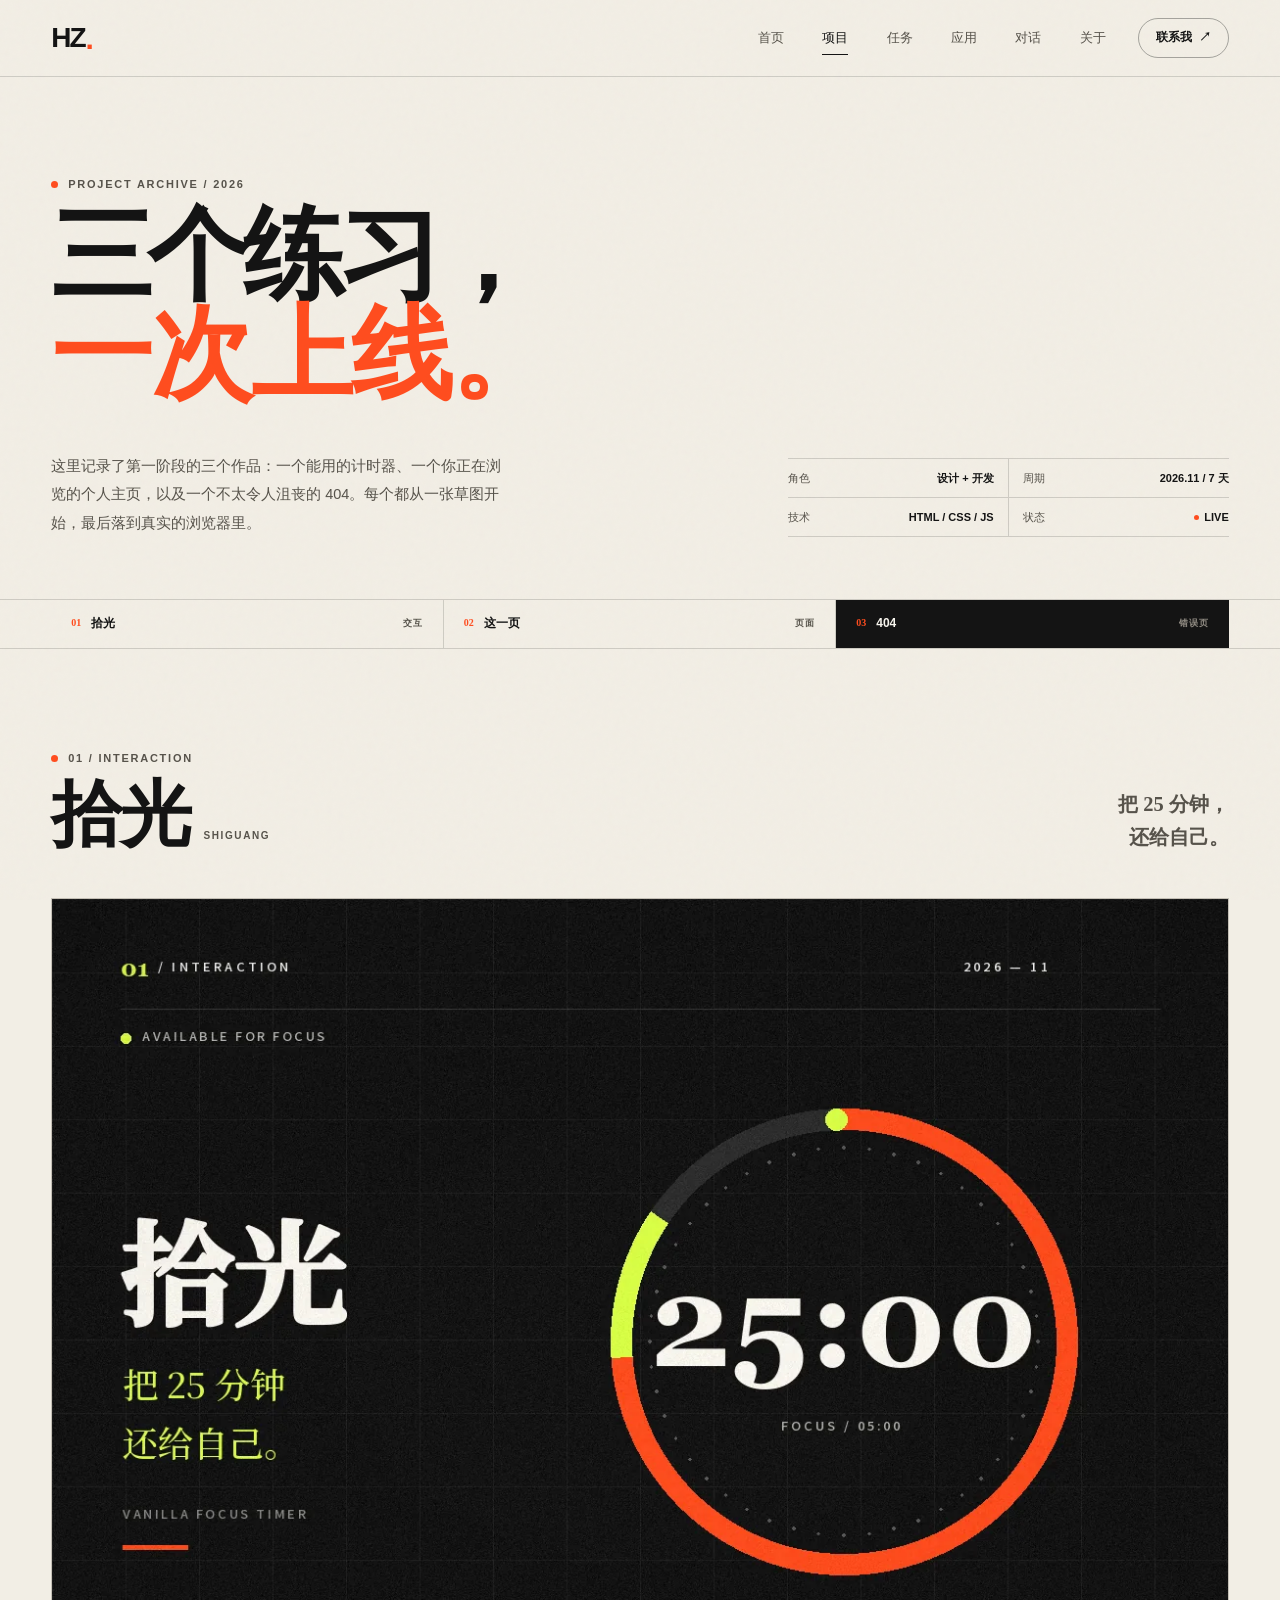
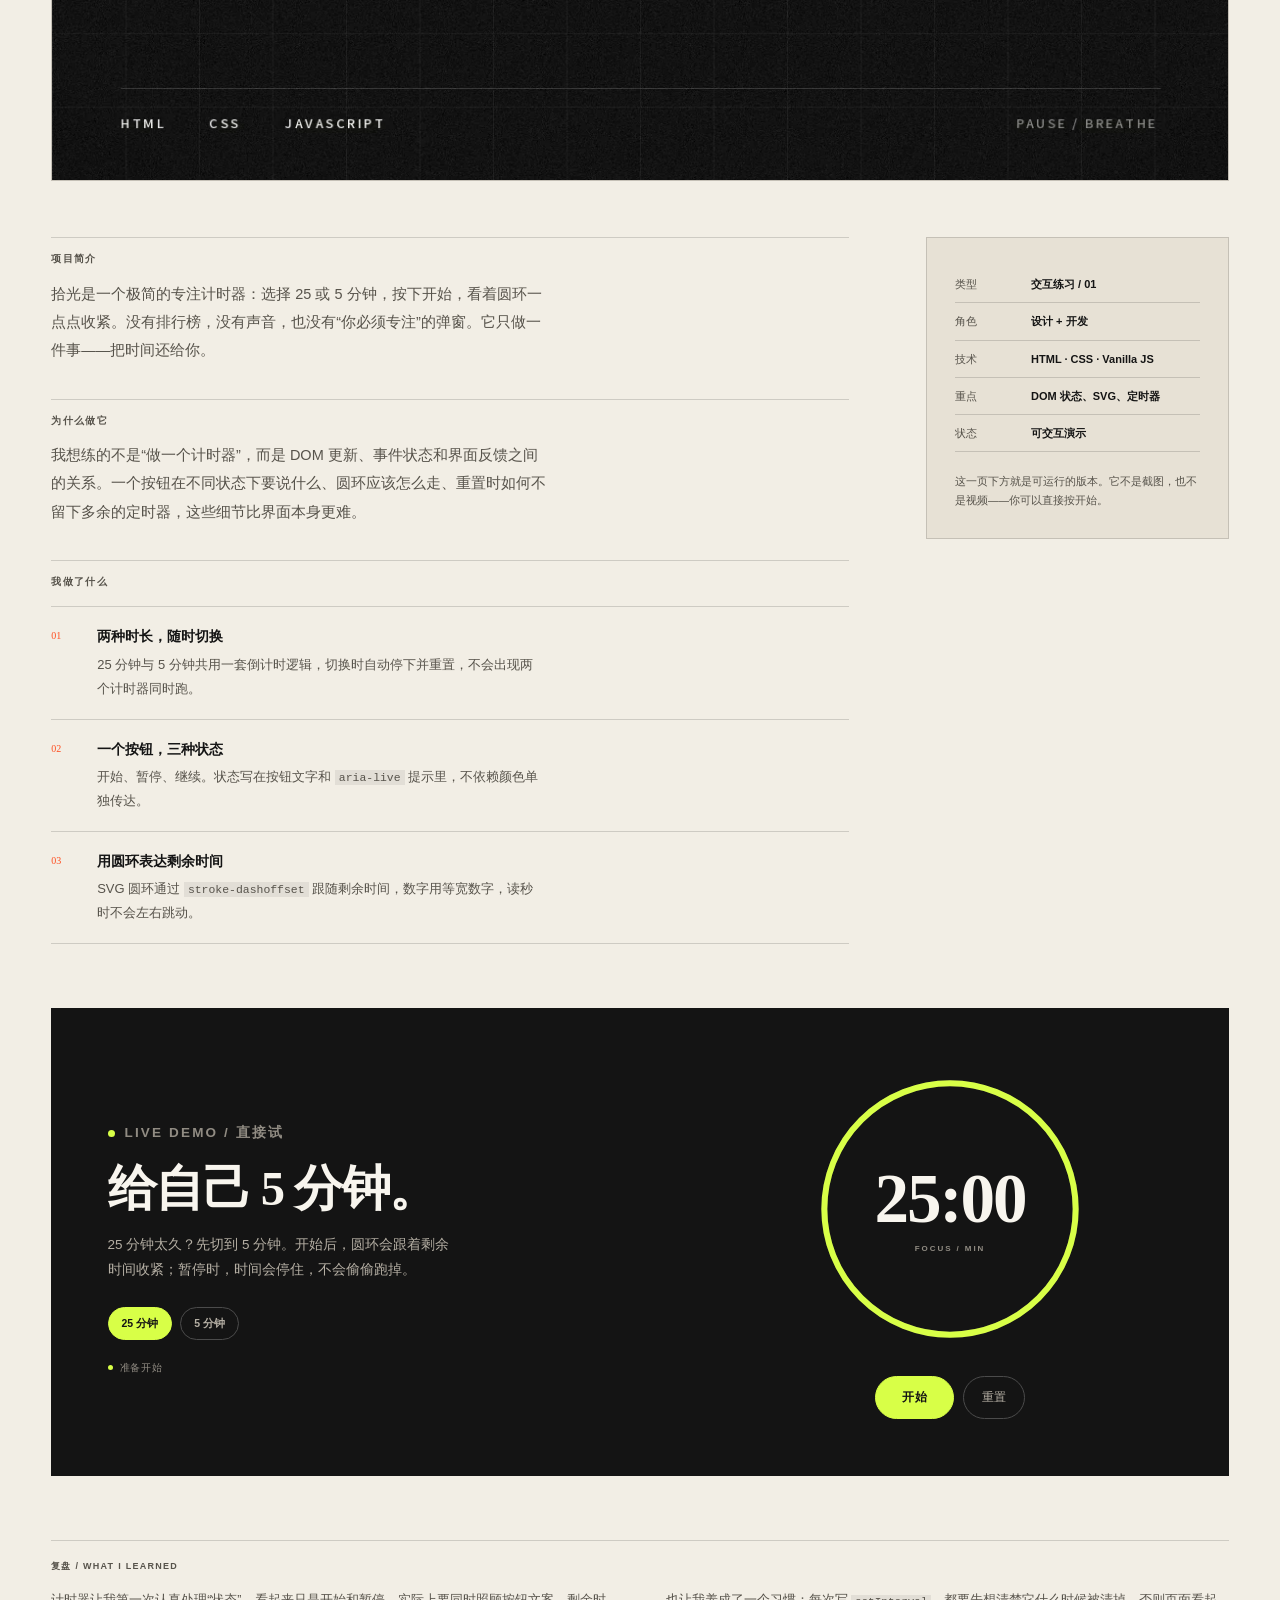
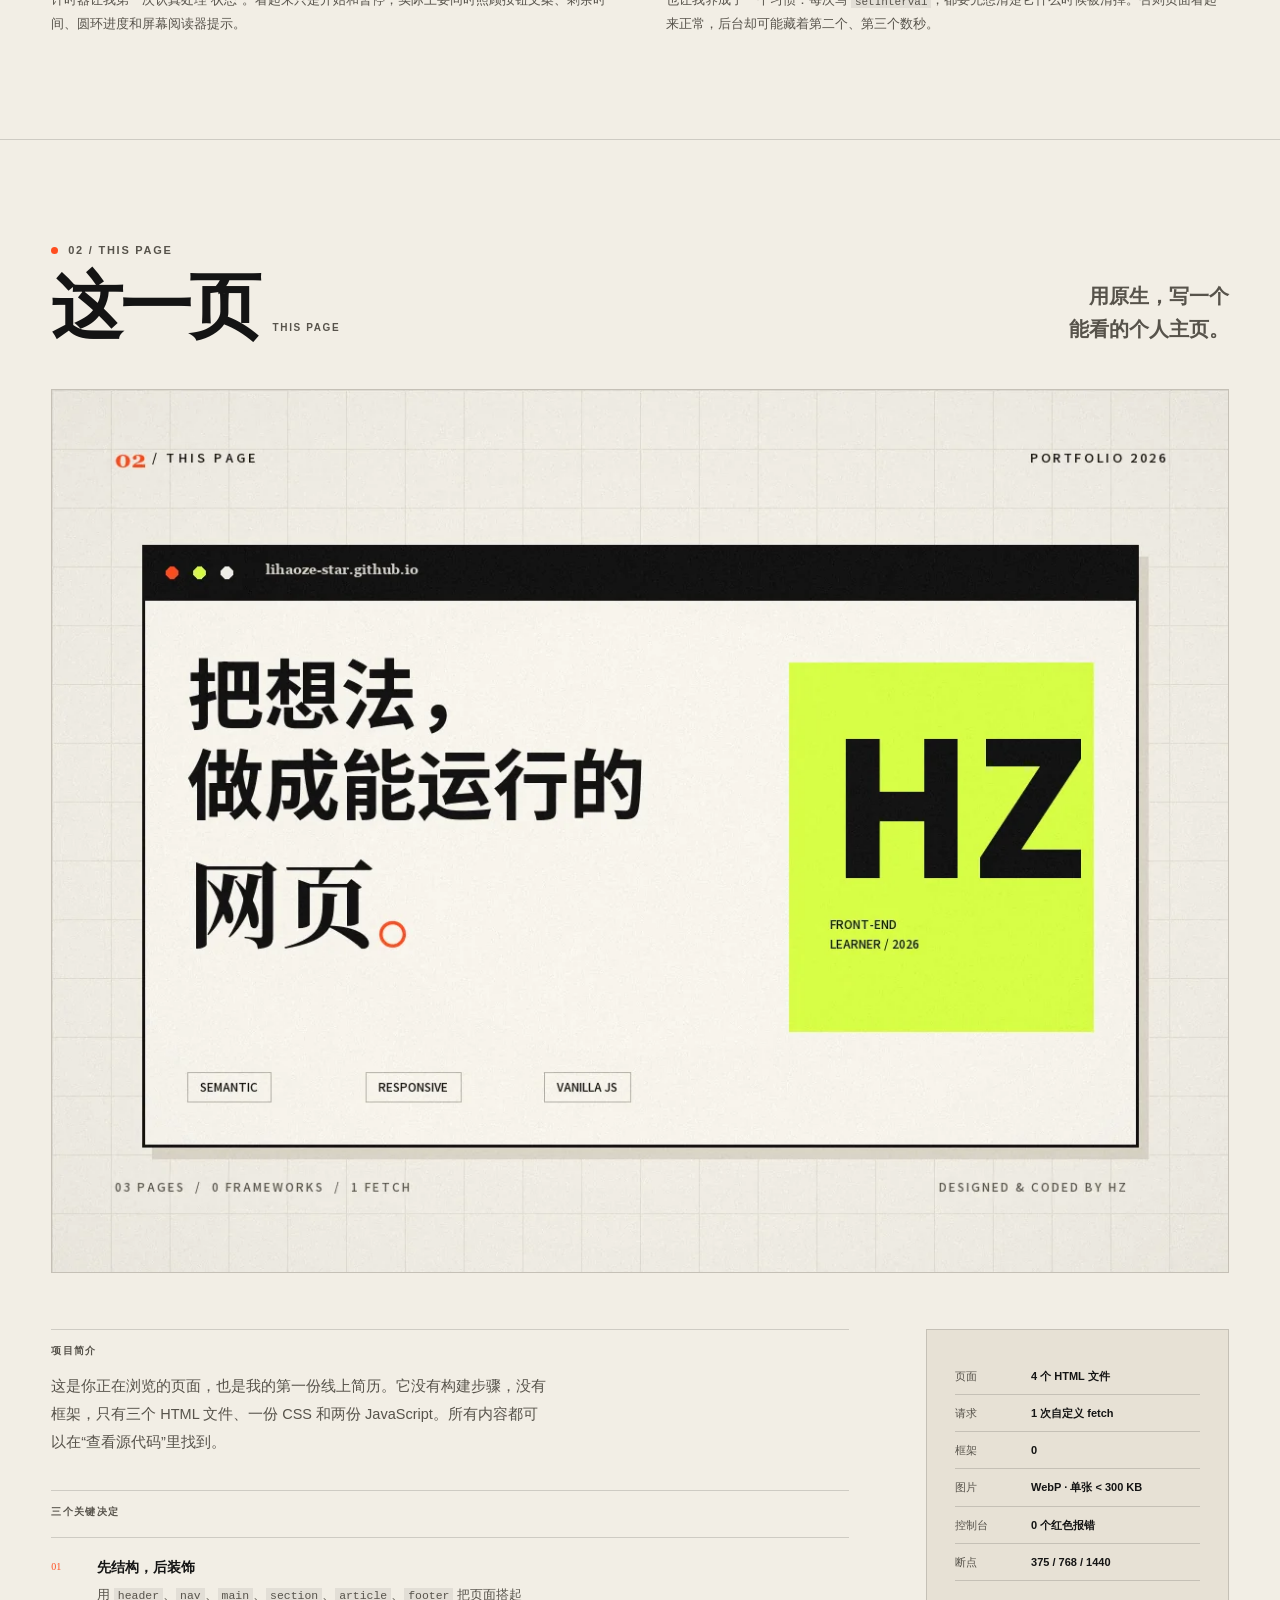
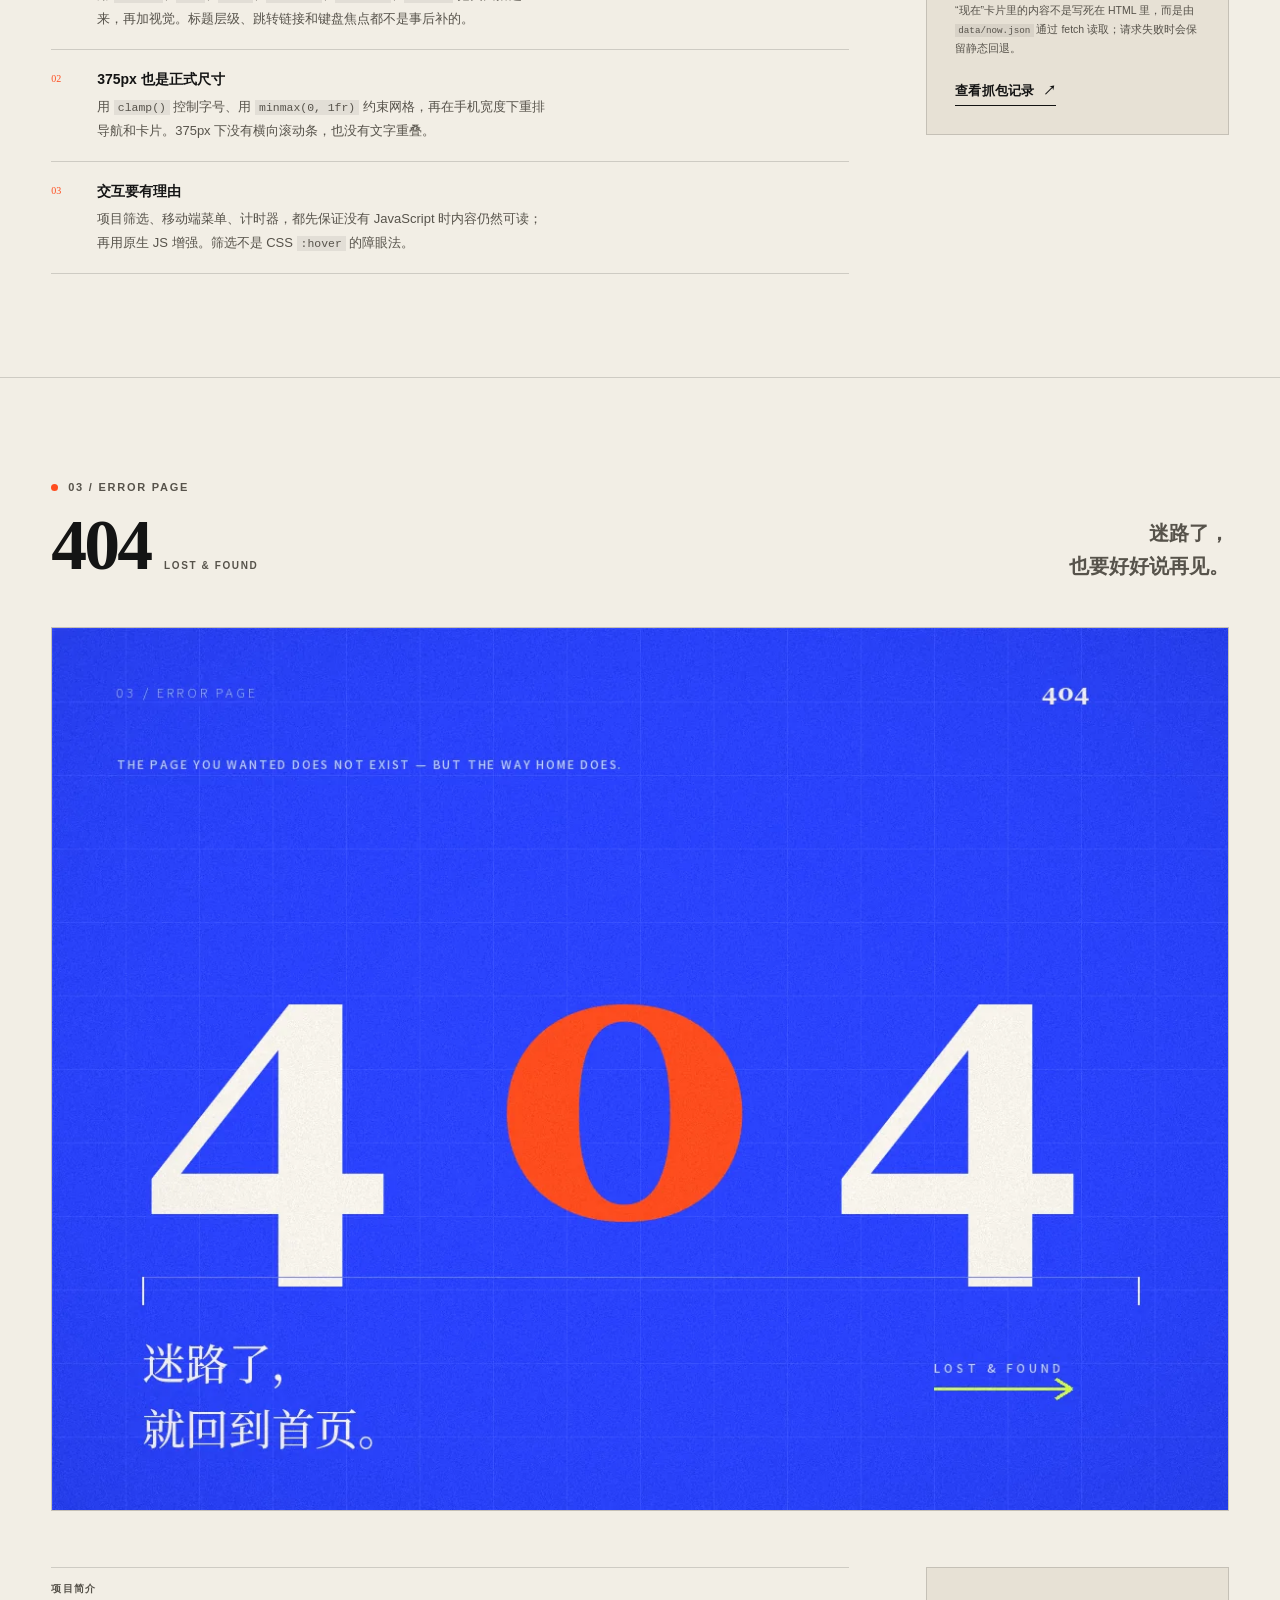
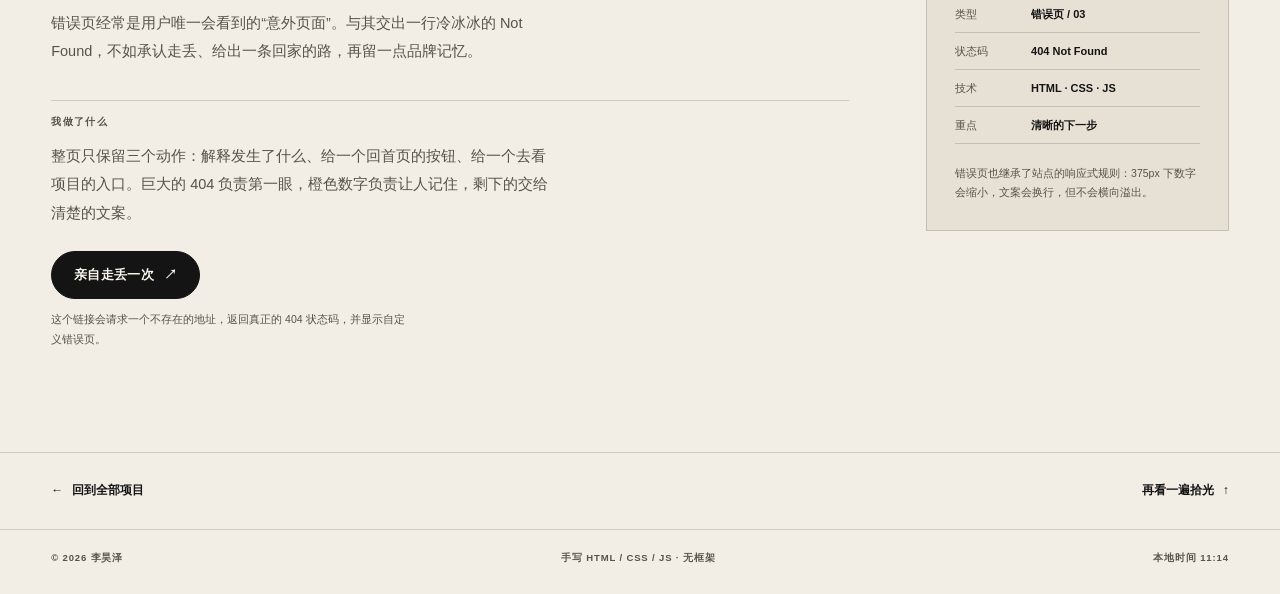
<file: project.html>
<!DOCTYPE html>
<html lang="zh-CN">
<head>
  <meta charset="utf-8">
  <meta name="viewport" content="width=device-width, initial-scale=1">
  <title>项目档案 / 李昊泽 — 三个练习，一次上线</title>
  <meta name="description" content="李昊泽第一阶段项目档案：拾光专注计时器、这个个人主页，以及一个认真设计的 404 页面。">
  <meta name="theme-color" content="#f2eee5">
  <meta property="og:type" content="website">
  <meta property="og:title" content="项目档案 / 李昊泽">
  <meta property="og:description" content="三个练习，一次上线。原生 HTML / CSS / JS 的项目拆解。">
  <meta property="og:image" content="assets/img/og-cover.webp">
  <link rel="icon" href="assets/favicon.svg" type="image/svg+xml">
  <link rel="stylesheet" href="css/style.css">
  <script src="js/main.js" defer></script>
  <script src="js/project.js" defer></script>
</head>
<body>
  <a class="skip-link" href="#main">跳到主要内容</a>

  <header class="site-header">
    <div class="container header-inner">
      <a class="brand" href="index.html" aria-label="李昊泽的个人主页">
        <span class="brand-mark">HZ</span><span class="brand-dot" aria-hidden="true">.</span>
      </a>

      <nav class="site-nav" aria-label="主导航">
        <a href="index.html">首页</a>
        <a href="project.html" aria-current="page">项目</a>
        <a href="tasks.html">任务</a>
        <a href="app.html">应用</a>
        <a href="chat.html">对话</a>
        <a href="index.html#about">关于</a>
      </nav>

      <a class="header-cta" href="index.html#contact">联系我 <span aria-hidden="true">↗</span></a>

      <button class="nav-toggle" type="button" aria-controls="site-menu" aria-expanded="false">
        <span class="nav-toggle-line" aria-hidden="true"></span>
        <span class="nav-toggle-line" aria-hidden="true"></span>
        <span class="sr-only">打开菜单</span>
      </button>
    </div>

  </header>

  <div class="mobile-menu" id="site-menu" hidden>
    <nav aria-label="移动端导航">
      <a href="index.html"><span>首页</span><small>HOME</small></a>
      <a href="project.html" aria-current="page"><span>项目</span><small>WORK</small></a>
      <a href="tasks.html"><span>任务</span><small>API</small></a>
      <a href="app.html"><span>应用</span><small>ONE APP</small></a>
      <a href="chat.html"><span>对话</span><small>LLM</small></a>
      <a href="index.html#about"><span>关于</span><small>ABOUT</small></a>
      <a href="index.html#contact"><span>联系</span><small>CONTACT</small></a>
    </nav>
    <p class="mobile-menu-foot">李昊泽 · 前端学习者<br>中国 / UTC+8 · 2026</p>
  </div>

  <main id="main">
    <section class="archive-hero" aria-labelledby="archive-title">
      <div class="container">
        <p class="eyebrow"><span class="dot" aria-hidden="true"></span>PROJECT ARCHIVE / 2026</p>
        <h1 id="archive-title">三个练习，<br><em>一次上线。</em></h1>
        <div class="archive-intro">
          <p class="lead">这里记录了第一阶段的三个作品：一个能用的计时器、一个你正在浏览的个人主页，以及一个不太令人沮丧的 404。每个都从一张草图开始，最后落到真实的浏览器里。</p>
          <dl class="archive-meta">
            <div><dt>角色</dt><dd>设计 + 开发</dd></div>
            <div><dt>周期</dt><dd>2026.11 / 7 天</dd></div>
            <div><dt>技术</dt><dd>HTML / CSS / JS</dd></div>
            <div><dt>状态</dt><dd><i class="live-dot" aria-hidden="true"></i>LIVE</dd></div>
          </dl>
        </div>
      </div>
    </section>

    <nav class="case-nav" aria-label="项目目录">
      <div class="container case-nav-inner">
        <a href="#shiguang" data-case-link aria-current="location"><span>01</span>拾光<small>交互</small></a>
        <a href="#this-page" data-case-link><span>02</span>这一页<small>页面</small></a>
        <a href="#not-found" data-case-link><span>03</span>404<small>错误页</small></a>
      </div>
    </nav>

    <article class="case" id="shiguang" aria-labelledby="shiguang-title">
      <div class="container">
        <header class="case-head">
          <div>
            <p class="eyebrow"><span class="dot" aria-hidden="true"></span>01 / INTERACTION</p>
            <h2 id="shiguang-title">拾光 <span>SHIGUANG</span></h2>
          </div>
          <p class="case-tagline">把 25 分钟，<br>还给自己。</p>
        </header>

        <figure class="case-cover">
          <img src="assets/img/cover-shiguang.webp" alt="拾光专注计时器的深色封面，橙色圆环里写着 25:00" width="1200" height="900" loading="eager" decoding="async">
        </figure>

        <div class="case-grid">
          <div class="case-body">
            <h3>项目简介</h3>
            <p>拾光是一个极简的专注计时器：选择 25 或 5 分钟，按下开始，看着圆环一点点收紧。没有排行榜，没有声音，也没有“你必须专注”的弹窗。它只做一件事——把时间还给你。</p>

            <h3>为什么做它</h3>
            <p>我想练的不是“做一个计时器”，而是 DOM 更新、事件状态和界面反馈之间的关系。一个按钮在不同状态下要说什么、圆环应该怎么走、重置时如何不留下多余的定时器，这些细节比界面本身更难。</p>

            <h3>我做了什么</h3>
            <ol class="feature-list">
              <li>
                <span>01</span>
                <div><h4>两种时长，随时切换</h4><p>25 分钟与 5 分钟共用一套倒计时逻辑，切换时自动停下并重置，不会出现两个计时器同时跑。</p></div>
              </li>
              <li>
                <span>02</span>
                <div><h4>一个按钮，三种状态</h4><p>开始、暂停、继续。状态写在按钮文字和 <code>aria-live</code> 提示里，不依赖颜色单独传达。</p></div>
              </li>
              <li>
                <span>03</span>
                <div><h4>用圆环表达剩余时间</h4><p>SVG 圆环通过 <code>stroke-dashoffset</code> 跟随剩余时间，数字用等宽数字，读秒时不会左右跳动。</p></div>
              </li>
            </ol>
          </div>

          <aside class="case-side" aria-label="拾光项目信息">
            <dl class="meta-list">
              <div><dt>类型</dt><dd>交互练习 / 01</dd></div>
              <div><dt>角色</dt><dd>设计 + 开发</dd></div>
              <div><dt>技术</dt><dd>HTML · CSS · Vanilla JS</dd></div>
              <div><dt>重点</dt><dd>DOM 状态、SVG、定时器</dd></div>
              <div><dt>状态</dt><dd>可交互演示</dd></div>
            </dl>
            <p class="case-note">这一页下方就是可运行的版本。它不是截图，也不是视频——你可以直接按开始。</p>
          </aside>
        </div>

        <section class="timer-demo" data-timer aria-labelledby="timer-title">
          <div class="demo-copy">
            <p class="eyebrow eyebrow--light"><span class="dot" aria-hidden="true"></span>LIVE DEMO / 直接试</p>
            <h3 id="timer-title">给自己 5 分钟。</h3>
            <p>25 分钟太久？先切到 5 分钟。开始后，圆环会跟着剩余时间收紧；暂停时，时间会停住，不会偷偷跑掉。</p>
            <div class="timer-modes" role="group" aria-label="选择计时时长">
              <button type="button" data-minutes="25" aria-pressed="true">25 分钟</button>
              <button type="button" data-minutes="5" aria-pressed="false">5 分钟</button>
            </div>
            <p class="demo-status" id="timer-status" aria-live="polite">准备开始</p>
          </div>

          <div class="timer-widget">
            <div class="timer-ring">
              <svg viewBox="0 0 240 240" aria-hidden="true" focusable="false">
                <circle class="ring-bg" cx="120" cy="120" r="104"></circle>
                <circle class="ring-progress" id="timer-progress" cx="120" cy="120" r="104"></circle>
              </svg>
              <div class="timer-readout">
                <time id="timer-display" datetime="PT25M">25:00</time>
                <span>FOCUS / MIN</span>
              </div>
            </div>
            <div class="timer-controls">
              <button class="button button--lime" type="button" id="timer-toggle">开始</button>
              <button class="timer-reset" type="button" id="timer-reset">重置</button>
            </div>
          </div>
        </section>

        <div class="case-outro">
          <p class="outro-label">复盘 / WHAT I LEARNED</p>
          <div class="outro-grid">
            <p>计时器让我第一次认真处理“状态”。看起来只是开始和暂停，实际上要同时照顾按钮文案、剩余时间、圆环进度和屏幕阅读器提示。</p>
            <p>也让我养成了一个习惯：每次写 <code>setInterval</code>，都要先想清楚它什么时候被清掉。否则页面看起来正常，后台却可能藏着第二个、第三个数秒。</p>
          </div>
        </div>
      </div>
    </article>

    <article class="case" id="this-page" aria-labelledby="this-page-title">
      <div class="container">
        <header class="case-head">
          <div>
            <p class="eyebrow"><span class="dot" aria-hidden="true"></span>02 / THIS PAGE</p>
            <h2 id="this-page-title">这一页 <span>THIS PAGE</span></h2>
          </div>
          <p class="case-tagline">用原生，写一个<br>能看的个人主页。</p>
        </header>

        <figure class="case-cover">
          <img src="assets/img/cover-this-page.webp" alt="这一页个人主页的浏览器窗口封面，标题为把想法做成能运行的网页" width="1200" height="900" loading="lazy" decoding="async">
        </figure>

        <div class="case-grid">
          <div class="case-body">
            <h3>项目简介</h3>
            <p>这是你正在浏览的页面，也是我的第一份线上简历。它没有构建步骤，没有框架，只有三个 HTML 文件、一份 CSS 和两份 JavaScript。所有内容都可以在“查看源代码”里找到。</p>

            <h3>三个关键决定</h3>
            <ol class="decision-list">
              <li>
                <span>01</span>
                <div><h4>先结构，后装饰</h4><p>用 <code>header</code>、<code>nav</code>、<code>main</code>、<code>section</code>、<code>article</code>、<code>footer</code> 把页面搭起来，再加视觉。标题层级、跳转链接和键盘焦点都不是事后补的。</p></div>
              </li>
              <li>
                <span>02</span>
                <div><h4>375px 也是正式尺寸</h4><p>用 <code>clamp()</code> 控制字号、用 <code>minmax(0, 1fr)</code> 约束网格，再在手机宽度下重排导航和卡片。375px 下没有横向滚动条，也没有文字重叠。</p></div>
              </li>
              <li>
                <span>03</span>
                <div><h4>交互要有理由</h4><p>项目筛选、移动端菜单、计时器，都先保证没有 JavaScript 时内容仍然可读；再用原生 JS 增强。筛选不是 CSS <code>:hover</code> 的障眼法。</p></div>
              </li>
            </ol>
          </div>

          <aside class="case-side" aria-label="这一页项目信息">
            <dl class="meta-list">
              <div><dt>页面</dt><dd>4 个 HTML 文件</dd></div>
              <div><dt>请求</dt><dd>1 次自定义 fetch</dd></div>
              <div><dt>框架</dt><dd>0</dd></div>
              <div><dt>图片</dt><dd>WebP · 单张 &lt; 300 KB</dd></div>
              <div><dt>控制台</dt><dd>0 个红色报错</dd></div>
              <div><dt>断点</dt><dd>375 / 768 / 1440</dd></div>
            </dl>
            <p class="case-note">“现在”卡片里的内容不是写死在 HTML 里，而是由 <code>data/now.json</code> 通过 fetch 读取；请求失败时会保留静态回退。</p>
            <a class="text-link text-link--dark" href="docs/network-record.md">查看抓包记录 <span aria-hidden="true">↗</span></a>
          </aside>
        </div>
      </div>
    </article>

    <article class="case" id="not-found" aria-labelledby="not-found-title">
      <div class="container">
        <header class="case-head">
          <div>
            <p class="eyebrow"><span class="dot" aria-hidden="true"></span>03 / ERROR PAGE</p>
            <h2 id="not-found-title">404 <span>LOST &amp; FOUND</span></h2>
          </div>
          <p class="case-tagline">迷路了，<br>也要好好说再见。</p>
        </header>

        <figure class="case-cover">
          <img src="assets/img/cover-404.webp" alt="蓝色 404 错误页封面，中间有巨大的橙色数字 0" width="1200" height="900" loading="lazy" decoding="async">
        </figure>

        <div class="case-grid">
          <div class="case-body">
            <h3>项目简介</h3>
            <p>错误页经常是用户唯一会看到的“意外页面”。与其交出一行冷冰冰的 Not Found，不如承认走丢、给出一条回家的路，再留一点品牌记忆。</p>

            <h3>我做了什么</h3>
            <p>整页只保留三个动作：解释发生了什么、给一个回首页的按钮、给一个去看项目的入口。巨大的 404 负责第一眼，橙色数字负责让人记住，剩下的交给清楚的文案。</p>

            <a class="button button--primary button--inline" href="this-page-does-not-exist.html" target="_blank" rel="noopener">亲自走丢一次 <span class="arrow" aria-hidden="true">↗</span></a>
            <p class="case-footnote">这个链接会请求一个不存在的地址，返回真正的 404 状态码，并显示自定义错误页。</p>
          </div>

          <aside class="case-side" aria-label="404 项目信息">
            <dl class="meta-list">
              <div><dt>类型</dt><dd>错误页 / 03</dd></div>
              <div><dt>状态码</dt><dd>404 Not Found</dd></div>
              <div><dt>技术</dt><dd>HTML · CSS · JS</dd></div>
              <div><dt>重点</dt><dd>清晰的下一步</dd></div>
            </dl>
            <p class="case-note">错误页也继承了站点的响应式规则：375px 下数字会缩小，文案会换行，但不会横向溢出。</p>
          </aside>
        </div>
      </div>
    </article>

    <nav class="next-nav" aria-label="项目导航">
      <div class="container next-nav-inner">
        <a href="index.html#work"><span aria-hidden="true">←</span> 回到全部项目</a>
        <a href="#shiguang">再看一遍拾光 <span aria-hidden="true">↑</span></a>
      </div>
    </nav>
  </main>

  <footer class="site-footer">
    <div class="container footer-inner">
      <p>© 2026 李昊泽</p>
      <p>手写 HTML / CSS / JS · 无框架</p>
      <p>本地时间 <time data-clock>UTC+8</time></p>
    </div>
  </footer>
</body>
</html>
</file>
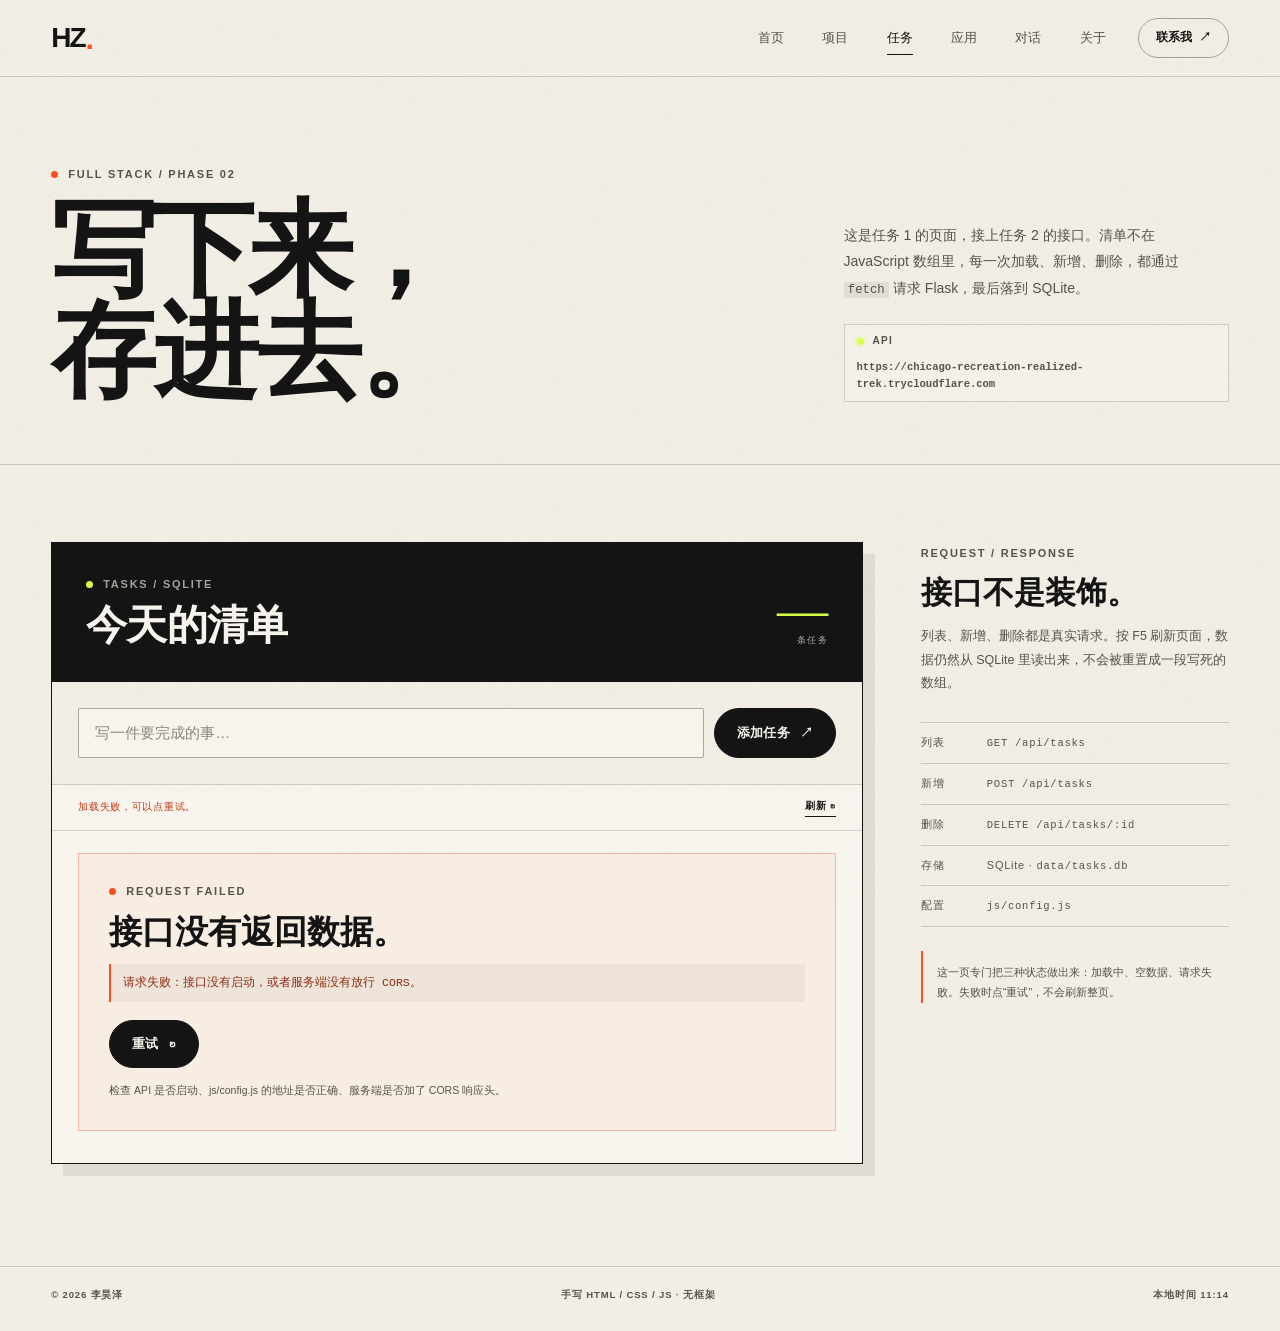
<file: tasks-live.html>
<!DOCTYPE html>
<html lang="zh-CN">
<head>
  <meta charset="utf-8">
  <meta name="viewport" content="width=device-width, initial-scale=1">
  <title>任务清单 / 李昊泽 — fetch + Flask + SQLite</title>
  <meta name="description" content="任务 3：用原生 fetch 调 Flask + SQLite 接口的任务清单，包含加载中、空数据、请求失败三种状态。">
  <meta name="theme-color" content="#f2eee5">
  <link rel="icon" href="assets/favicon.svg" type="image/svg+xml">
  <link rel="stylesheet" href="css/style.css">
  <link rel="stylesheet" href="css/tasks.css">
  <meta http-equiv="Cache-Control" content="no-store">
  <script>window.TASK_API_BASE_URL = "https://chicago-recreation-realized-trek.trycloudflare.com";</script>
  <script src="js/config.js?v=20261123-live" defer></script>
  <script src="js/main.js" defer></script>
  <script src="js/tasks.js" defer></script>
</head>
<body>
  <a class="skip-link" href="#main">跳到主要内容</a>

  <header class="site-header">
    <div class="container header-inner">
      <a class="brand" href="index.html" aria-label="李昊泽的个人主页">
        <span class="brand-mark">HZ</span><span class="brand-dot" aria-hidden="true">.</span>
      </a>

      <nav class="site-nav" aria-label="主导航">
        <a href="index.html">首页</a>
        <a href="project.html">项目</a>
        <a href="tasks.html" aria-current="page">任务</a>
        <a href="app.html">应用</a>
        <a href="chat.html">对话</a>
        <a href="index.html#about">关于</a>
      </nav>

      <a class="header-cta" href="index.html#contact">联系我 <span aria-hidden="true">↗</span></a>

      <button class="nav-toggle" type="button" aria-controls="site-menu" aria-expanded="false">
        <span class="nav-toggle-line" aria-hidden="true"></span>
        <span class="nav-toggle-line" aria-hidden="true"></span>
        <span class="sr-only">打开菜单</span>
      </button>
    </div>
  </header>

  <div class="mobile-menu" id="site-menu" hidden>
    <nav aria-label="移动端导航">
      <a href="index.html"><span>首页</span><small>HOME</small></a>
      <a href="project.html"><span>项目</span><small>WORK</small></a>
      <a href="tasks.html" aria-current="page"><span>任务</span><small>API</small></a>
      <a href="app.html"><span>应用</span><small>ONE APP</small></a>
      <a href="chat.html"><span>对话</span><small>LLM</small></a>
      <a href="index.html#about"><span>关于</span><small>ABOUT</small></a>
      <a href="index.html#contact"><span>联系</span><small>CONTACT</small></a>
    </nav>
    <p class="mobile-menu-foot">李昊泽 · 前端学习者<br>中国 / UTC+8 · 2026</p>
  </div>

  <main id="main">
    <section class="task-hero" aria-labelledby="task-title-hero">
      <div class="container">
        <div class="task-hero-grid">
          <div>
            <p class="eyebrow"><span class="dot" aria-hidden="true"></span>FULL STACK / PHASE 02</p>
            <h1 id="task-title-hero">写下来，<br><em>存进去。</em></h1>
          </div>
          <div class="task-hero-copy">
            <p class="lead">这是任务 1 的页面，接上任务 2 的接口。清单不在 JavaScript 数组里，每一次加载、新增、删除，都通过 <code>fetch</code> 请求 Flask，最后落到 SQLite。</p>
            <p class="task-api-line">
              <span class="task-api-dot" aria-hidden="true"></span>
              <span>API</span>
              <code data-api-url>读取配置中…</code>
            </p>
          </div>
        </div>
      </div>
    </section>

    <section class="task-section" aria-labelledby="task-heading">
      <div class="container task-layout">
        <div class="task-panel">
          <header class="task-panel-head">
            <div>
              <p class="eyebrow eyebrow--light"><span class="dot" aria-hidden="true"></span>TASKS / SQLITE</p>
              <h2 id="task-heading">今天的清单</h2>
            </div>
            <p class="task-counter"><strong data-task-count>—</strong><span>条任务</span></p>
          </header>

          <form class="task-form" data-task-form novalidate>
            <label class="sr-only" for="task-title">任务标题</label>
            <input id="task-title" name="title" type="text" maxlength="80" placeholder="写一件要完成的事…" autocomplete="off" required>
            <button class="button button--primary" type="submit">
              <span data-submit-label>添加任务</span>
              <span aria-hidden="true">↗</span>
            </button>
          </form>
          <p class="task-form-error" data-form-error role="alert" hidden></p>

          <div class="task-toolbar">
            <p class="task-status" data-task-status aria-live="polite">准备读取…</p>
            <button class="task-refresh" type="button" data-refresh>刷新 <span aria-hidden="true">↻</span></button>
          </div>

          <div class="task-view" data-task-view aria-live="polite" aria-busy="true"></div>
        </div>

        <aside class="task-side" aria-label="接口信息">
          <p class="eyebrow">REQUEST / RESPONSE</p>
          <h3>接口不是装饰。</h3>
          <p>列表、新增、删除都是真实请求。按 F5 刷新页面，数据仍然从 SQLite 里读出来，不会被重置成一段写死的数组。</p>

          <dl class="task-meta">
            <div><dt>列表</dt><dd><code>GET /api/tasks</code></dd></div>
            <div><dt>新增</dt><dd><code>POST /api/tasks</code></dd></div>
            <div><dt>删除</dt><dd><code>DELETE /api/tasks/:id</code></dd></div>
            <div><dt>存储</dt><dd>SQLite · <code>data/tasks.db</code></dd></div>
            <div><dt>配置</dt><dd><code>js/config.js</code></dd></div>
          </dl>

          <p class="task-side-note">这一页专门把三种状态做出来：加载中、空数据、请求失败。失败时点“重试”，不会刷新整页。</p>
        </aside>
      </div>
    </section>
  </main>

  <footer class="site-footer">
    <div class="container footer-inner">
      <p>© 2026 李昊泽</p>
      <p>手写 HTML / CSS / JS · 无框架</p>
      <p>本地时间 <time data-clock>UTC+8</time></p>
    </div>
  </footer>
</body>
</html>
</file>
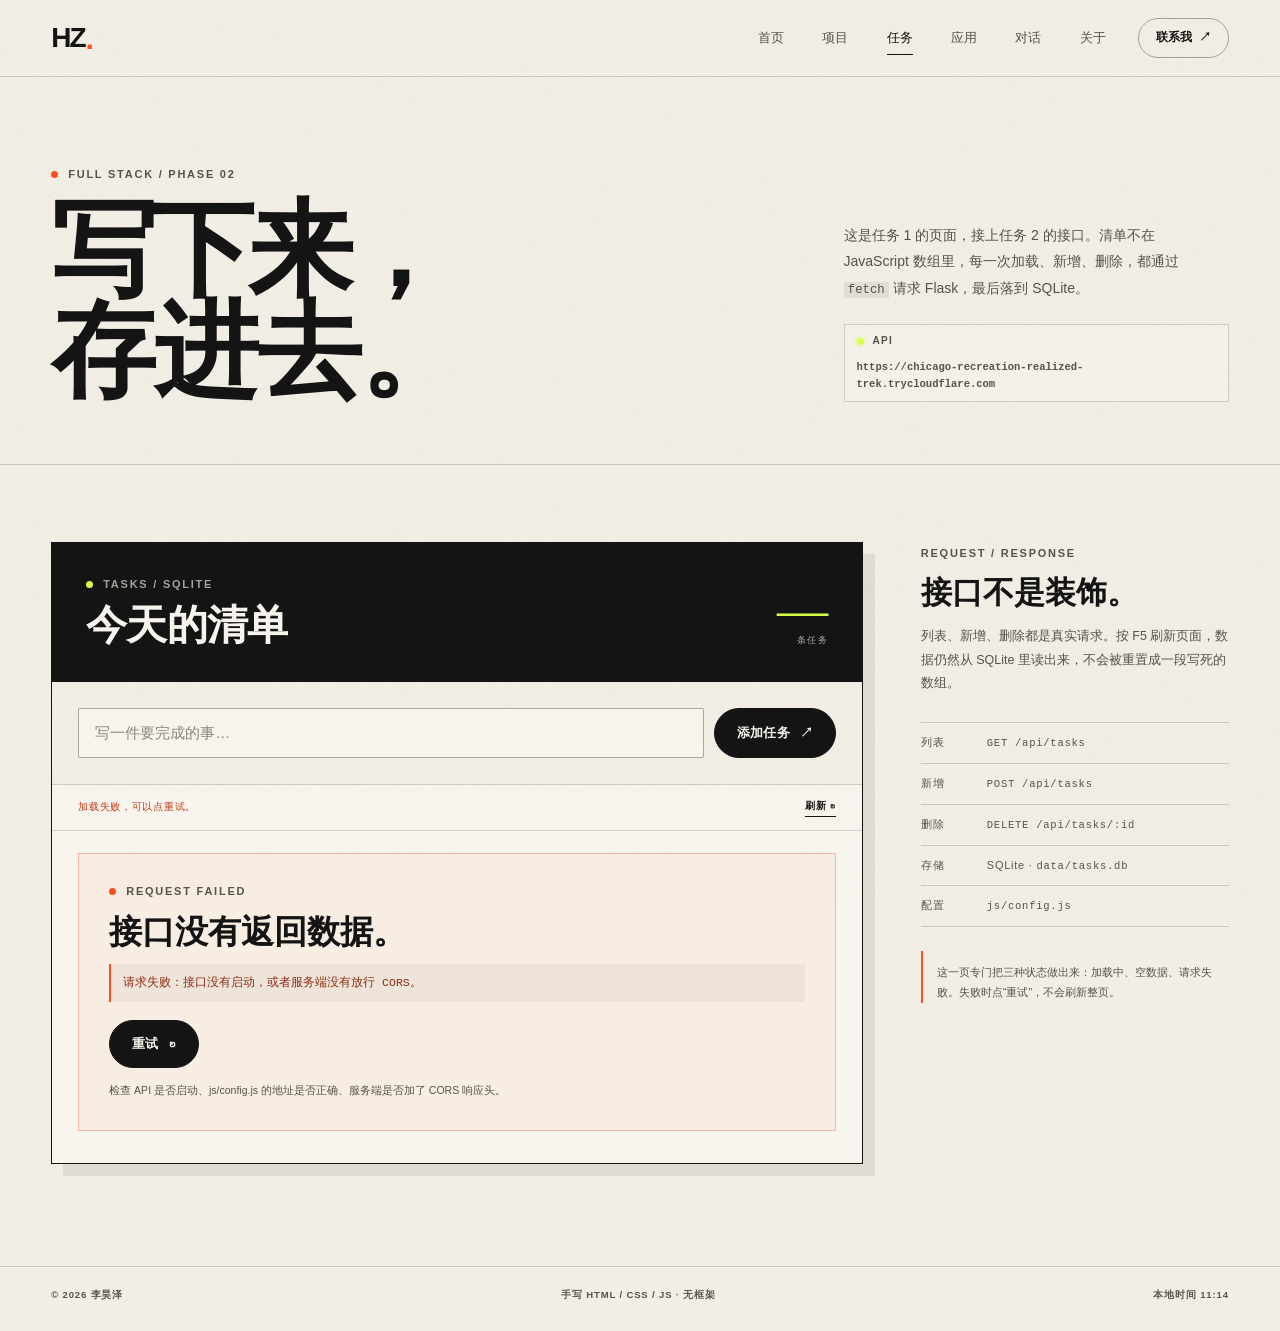
<file: tasks.html>
<!DOCTYPE html>
<html lang="zh-CN">
<head>
  <meta charset="utf-8">
  <meta name="viewport" content="width=device-width, initial-scale=1">
  <title>任务清单 / 李昊泽 — fetch + Flask + SQLite</title>
  <meta name="description" content="任务 3：用原生 fetch 调 Flask + SQLite 接口的任务清单，包含加载中、空数据、请求失败三种状态。">
  <meta name="theme-color" content="#f2eee5">
  <link rel="icon" href="assets/favicon.svg" type="image/svg+xml">
  <link rel="stylesheet" href="css/style.css">
  <link rel="stylesheet" href="css/tasks.css">
  <script src="js/config.js" defer></script>
  <script src="js/main.js" defer></script>
  <script src="js/tasks.js" defer></script>
</head>
<body>
  <a class="skip-link" href="#main">跳到主要内容</a>

  <header class="site-header">
    <div class="container header-inner">
      <a class="brand" href="index.html" aria-label="李昊泽的个人主页">
        <span class="brand-mark">HZ</span><span class="brand-dot" aria-hidden="true">.</span>
      </a>

      <nav class="site-nav" aria-label="主导航">
        <a href="index.html">首页</a>
        <a href="project.html">项目</a>
        <a href="tasks.html" aria-current="page">任务</a>
        <a href="app.html">应用</a>
        <a href="chat.html">对话</a>
        <a href="index.html#about">关于</a>
      </nav>

      <a class="header-cta" href="index.html#contact">联系我 <span aria-hidden="true">↗</span></a>

      <button class="nav-toggle" type="button" aria-controls="site-menu" aria-expanded="false">
        <span class="nav-toggle-line" aria-hidden="true"></span>
        <span class="nav-toggle-line" aria-hidden="true"></span>
        <span class="sr-only">打开菜单</span>
      </button>
    </div>
  </header>

  <div class="mobile-menu" id="site-menu" hidden>
    <nav aria-label="移动端导航">
      <a href="index.html"><span>首页</span><small>HOME</small></a>
      <a href="project.html"><span>项目</span><small>WORK</small></a>
      <a href="tasks.html" aria-current="page"><span>任务</span><small>API</small></a>
      <a href="app.html"><span>应用</span><small>ONE APP</small></a>
      <a href="chat.html"><span>对话</span><small>LLM</small></a>
      <a href="index.html#about"><span>关于</span><small>ABOUT</small></a>
      <a href="index.html#contact"><span>联系</span><small>CONTACT</small></a>
    </nav>
    <p class="mobile-menu-foot">李昊泽 · 前端学习者<br>中国 / UTC+8 · 2026</p>
  </div>

  <main id="main">
    <section class="task-hero" aria-labelledby="task-title-hero">
      <div class="container">
        <div class="task-hero-grid">
          <div>
            <p class="eyebrow"><span class="dot" aria-hidden="true"></span>FULL STACK / PHASE 02</p>
            <h1 id="task-title-hero">写下来，<br><em>存进去。</em></h1>
          </div>
          <div class="task-hero-copy">
            <p class="lead">这是任务 1 的页面，接上任务 2 的接口。清单不在 JavaScript 数组里，每一次加载、新增、删除，都通过 <code>fetch</code> 请求 Flask，最后落到 SQLite。</p>
            <p class="task-api-line">
              <span class="task-api-dot" aria-hidden="true"></span>
              <span>API</span>
              <code data-api-url>读取配置中…</code>
            </p>
          </div>
        </div>
      </div>
    </section>

    <section class="task-section" aria-labelledby="task-heading">
      <div class="container task-layout">
        <div class="task-panel">
          <header class="task-panel-head">
            <div>
              <p class="eyebrow eyebrow--light"><span class="dot" aria-hidden="true"></span>TASKS / SQLITE</p>
              <h2 id="task-heading">今天的清单</h2>
            </div>
            <p class="task-counter"><strong data-task-count>—</strong><span>条任务</span></p>
          </header>

          <form class="task-form" data-task-form novalidate>
            <label class="sr-only" for="task-title">任务标题</label>
            <input id="task-title" name="title" type="text" maxlength="80" placeholder="写一件要完成的事…" autocomplete="off" required>
            <button class="button button--primary" type="submit">
              <span data-submit-label>添加任务</span>
              <span aria-hidden="true">↗</span>
            </button>
          </form>
          <p class="task-form-error" data-form-error role="alert" hidden></p>

          <div class="task-toolbar">
            <p class="task-status" data-task-status aria-live="polite">准备读取…</p>
            <button class="task-refresh" type="button" data-refresh>刷新 <span aria-hidden="true">↻</span></button>
          </div>

          <div class="task-view" data-task-view aria-live="polite" aria-busy="true"></div>
        </div>

        <aside class="task-side" aria-label="接口信息">
          <p class="eyebrow">REQUEST / RESPONSE</p>
          <h3>接口不是装饰。</h3>
          <p>列表、新增、删除都是真实请求。按 F5 刷新页面，数据仍然从 SQLite 里读出来，不会被重置成一段写死的数组。</p>

          <dl class="task-meta">
            <div><dt>列表</dt><dd><code>GET /api/tasks</code></dd></div>
            <div><dt>新增</dt><dd><code>POST /api/tasks</code></dd></div>
            <div><dt>删除</dt><dd><code>DELETE /api/tasks/:id</code></dd></div>
            <div><dt>存储</dt><dd>SQLite · <code>data/tasks.db</code></dd></div>
            <div><dt>配置</dt><dd><code>js/config.js</code></dd></div>
          </dl>

          <p class="task-side-note">这一页专门把三种状态做出来：加载中、空数据、请求失败。失败时点“重试”，不会刷新整页。</p>
        </aside>
      </div>
    </section>
  </main>

  <footer class="site-footer">
    <div class="container footer-inner">
      <p>© 2026 李昊泽</p>
      <p>手写 HTML / CSS / JS · 无框架</p>
      <p>本地时间 <time data-clock>UTC+8</time></p>
    </div>
  </footer>
</body>
</html>
</file>
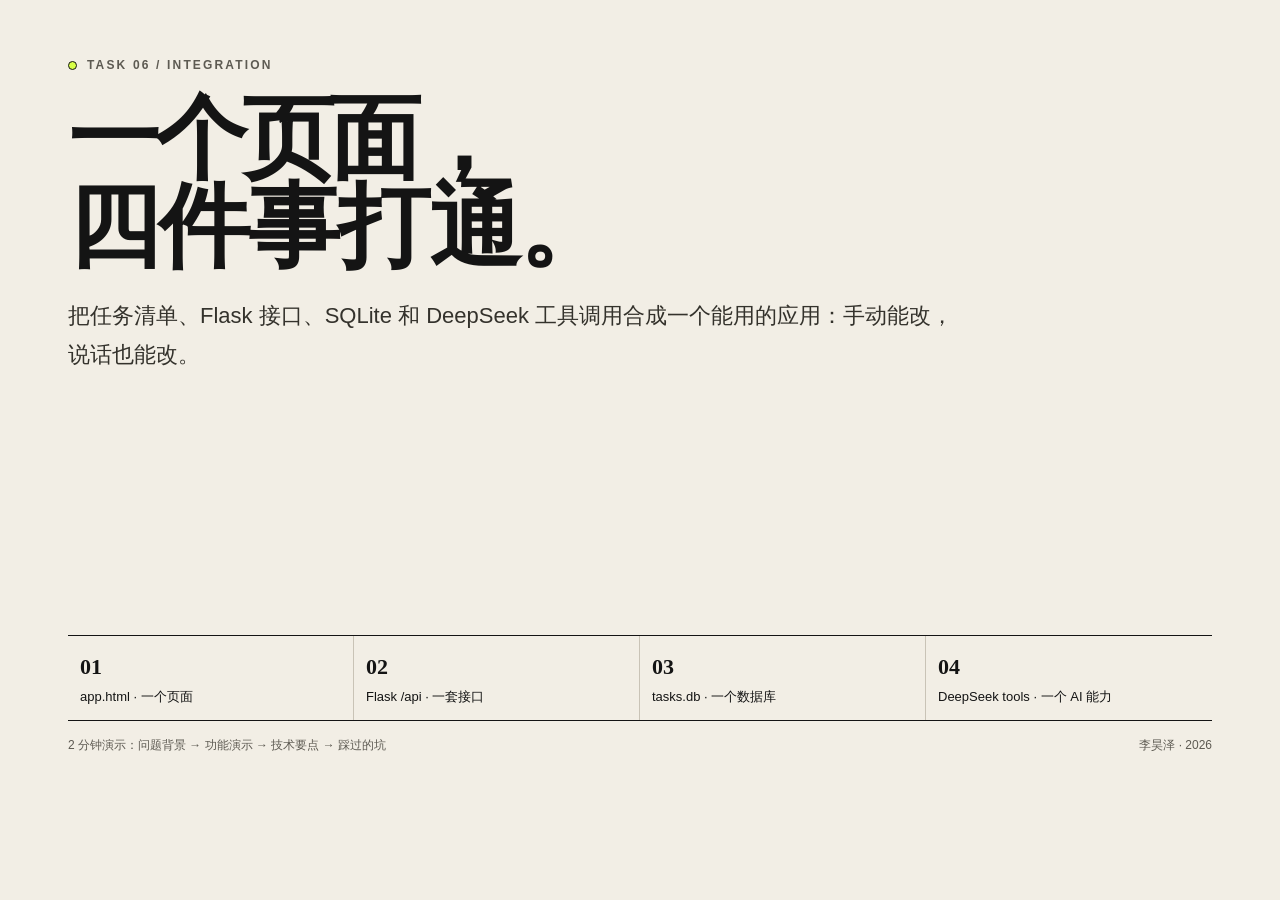
<file: docs/demo-card.html>
<!DOCTYPE html>
<html lang="zh-CN">
<head>
<meta charset="utf-8">
<title>Task 06 demo cards</title>
<style>
  :root { --paper:#f2eee5; --ink:#141414; --soft:#5d5a52; --line:#c9c3b6; --lime:#d8ff47; --orange:#ff4d1f; }
  * { box-sizing:border-box; }
  html,body { margin:0; width:100%; height:100%; }
  body { background:var(--paper); color:var(--ink); font-family:"Microsoft YaHei","PingFang SC",sans-serif; overflow:hidden; }
  .card { display:none; width:1280px; height:800px; padding:58px 68px 46px; position:relative; }
  .card.is-active { display:flex; flex-direction:column; }
  .eyebrow { display:flex; align-items:center; gap:10px; margin:0 0 22px; font-size:12px; font-weight:700; letter-spacing:.18em; text-transform:uppercase; color:var(--soft); }
  .dot { width:9px; height:9px; background:var(--lime); border:1px solid var(--ink); border-radius:50%; }
  h1 { margin:0; font-size:92px; line-height:.96; letter-spacing:-.055em; font-weight:800; }
  h1 em { font-family:"Songti SC","SimSun",serif; font-style:normal; font-weight:700; letter-spacing:-.02em; }
  h2 { margin:0 0 18px; font-size:58px; line-height:1; letter-spacing:-.045em; }
  .lead { max-width:900px; margin:24px 0 0; font-size:22px; line-height:1.8; color:#34322c; }
  .flow { display:grid; grid-template-columns:repeat(4,1fr); gap:0; margin-top:auto; border-top:1px solid var(--ink); border-bottom:1px solid var(--ink); }
  .flow span { padding:14px 12px; border-right:1px solid var(--line); font-size:13px; line-height:1.5; }
  .flow span:last-child { border-right:0; }
  .flow b { display:block; margin-bottom:4px; font-family:"Songti SC","SimSun",serif; font-size:22px; }
  .foot { display:flex; justify-content:space-between; gap:20px; margin-top:16px; font-size:12px; color:var(--soft); }
  .grid3 { display:grid; grid-template-columns:repeat(3,1fr); gap:18px; margin-top:26px; }
  .box { padding:20px; border:1px solid var(--line); background:rgba(255,255,255,.28); }
  .box h3 { margin:0 0 12px; font-size:18px; }
  .box p, .box li { margin:0; font-size:14px; line-height:1.9; color:#34322c; }
  .box ul { margin:0; padding-left:18px; }
  .diagram { display:flex; align-items:center; gap:12px; margin:8px 0 8px; flex-wrap:wrap; }
  .node { padding:12px 16px; border:1px solid var(--ink); background:#fffaf0; font-size:15px; font-weight:700; }
  .arrow { color:var(--orange); font-size:22px; font-weight:700; }
  .small { margin-top:10px; font-size:13px; line-height:1.8; color:var(--soft); }
  .pit { display:grid; gap:14px; margin-top:20px; }
  .pit-row { display:grid; grid-template-columns:56px 1fr; gap:18px; padding:15px 0; border-top:1px solid var(--line); }
  .pit-row:last-child { border-bottom:1px solid var(--line); }
  .num { font-family:"Songti SC","SimSun",serif; font-size:40px; line-height:1; }
  .pit-row h3 { margin:0 0 5px; font-size:19px; }
  .pit-row p { margin:0; font-size:15px; line-height:1.8; color:#34322c; }
  .tag { display:inline-block; margin-left:8px; padding:2px 7px; background:var(--lime); border:1px solid var(--ink); font-size:11px; vertical-align:2px; }
  .warn { color:var(--orange); font-weight:700; }
</style>
</head>
<body>
  <section class="card" id="intro">
    <p class="eyebrow"><span class="dot"></span>TASK 06 / INTEGRATION</p>
    <h1>一个页面，<br><em>四件事打通。</em></h1>
    <p class="lead">把任务清单、Flask 接口、SQLite 和 DeepSeek 工具调用合成一个能用的应用：手动能改，说话也能改。</p>
    <div class="flow">
      <span><b>01</b>app.html · 一个页面</span>
      <span><b>02</b>Flask /api · 一套接口</span>
      <span><b>03</b>tasks.db · 一个数据库</span>
      <span><b>04</b>DeepSeek tools · 一个 AI 能力</span>
    </div>
    <div class="foot"><span>2 分钟演示：问题背景 → 功能演示 → 技术要点 → 踩过的坑</span><span>李昊泽 · 2026</span></div>
  </section>

  <section class="card" id="tech">
    <p class="eyebrow"><span class="dot"></span>TECH / ONE REQUEST, ONE TRUTH</p>
    <h2>技术栈与数据链路</h2>
    <div class="diagram">
      <span class="node">app.html<br><small>原生 JS</small></span><span class="arrow">→</span>
      <span class="node">Flask<br><small>/api/tasks · /api/chat</small></span><span class="arrow">→</span>
      <span class="node">SQLite<br><small>tasks.db</small></span>
      <span class="arrow">↘</span>
      <span class="node">DeepSeek<br><small>SSE + tools</small></span>
    </div>
    <div class="grid3">
      <div class="box"><h3>前端</h3><ul><li>原生 HTML / CSS / JS，0 框架</li><li><code>fetch</code> 调 CRUD 与 SSE</li><li>加载 / 空 / 失败三态</li><li>工具日志与列表自动刷新</li></ul></div>
      <div class="box"><h3>后端</h3><ul><li>Flask + SQLite，单文件应用</li><li>统一 <code>{code,data,msg}</code> 信封</li><li>CORS、参数校验、错误映射</li><li><code>MAX_CONTEXT_CHARS=6000</code></li></ul></div>
      <div class="box"><h3>AI</h3><ul><li>DeepSeek 流式 SSE</li><li><code>add_item</code> / <code>query_items</code></li><li>工具结果回填再总结</li><li>最多 3 轮，防死循环</li></ul></div>
    </div>
    <p class="small">为什么这么定：单用户课程项目，SQLite 足够且零部署；原生前端让代码可读；SSE 比轮询更像真实产品；工具循环最多 3 轮，避免模型反复调用。</p>
  </section>

  <section class="card" id="pitfalls">
    <p class="eyebrow"><span class="dot"></span>PITFALLS / WHAT BROKE</p>
    <h2>踩过的坑</h2>
    <div class="pit">
      <div class="pit-row"><span class="num">01</span><div><h3>工具参数名写错：<code>content</code> vs <code>title</code></h3><p>模型按 schema 传 <code>content</code>，后端读 <code>title</code>，返回「title 必须是字符串」。<span class="warn">修复：</span>统一字段名，description 加示例，后端保留校验；重试成功。详见 <code>tool-failure.png</code>。</p></div></div>
      <div class="pit-row"><span class="num">02</span><div><h3>免费隧道的 OPTIONS 预检不稳定</h3><p>POST 被 CORS 拦住，页面只显示「Failed to fetch」。<span class="warn">修复：</span>换 Cloudflare Quick Tunnel，并让后端同时接受 <code>text/plain</code> 简单请求；前后端都验证 CORS 头。</p></div></div>
      <div class="pit-row"><span class="num">03</span><div><h3>模型慢、上下文会涨</h3><p>长回答可能超过 60 秒；历史太长会挤爆上下文。<span class="warn">修复：</span>停止按钮 + AbortController、超时错误映射、服务端 6000 字截断保留最近几轮。</p></div></div>
    </div>
    <div class="foot"><span>最容易坏的两处：公网隧道、模型额度/Key。都已做可读错误提示与降级说明。</span><span>END / 谢谢</span></div>
  </section>

  <script>
    const name = new URLSearchParams(location.search).get("card") || "intro";
    document.getElementById(name).classList.add("is-active");
  </script>
</body>
</html>
</file>
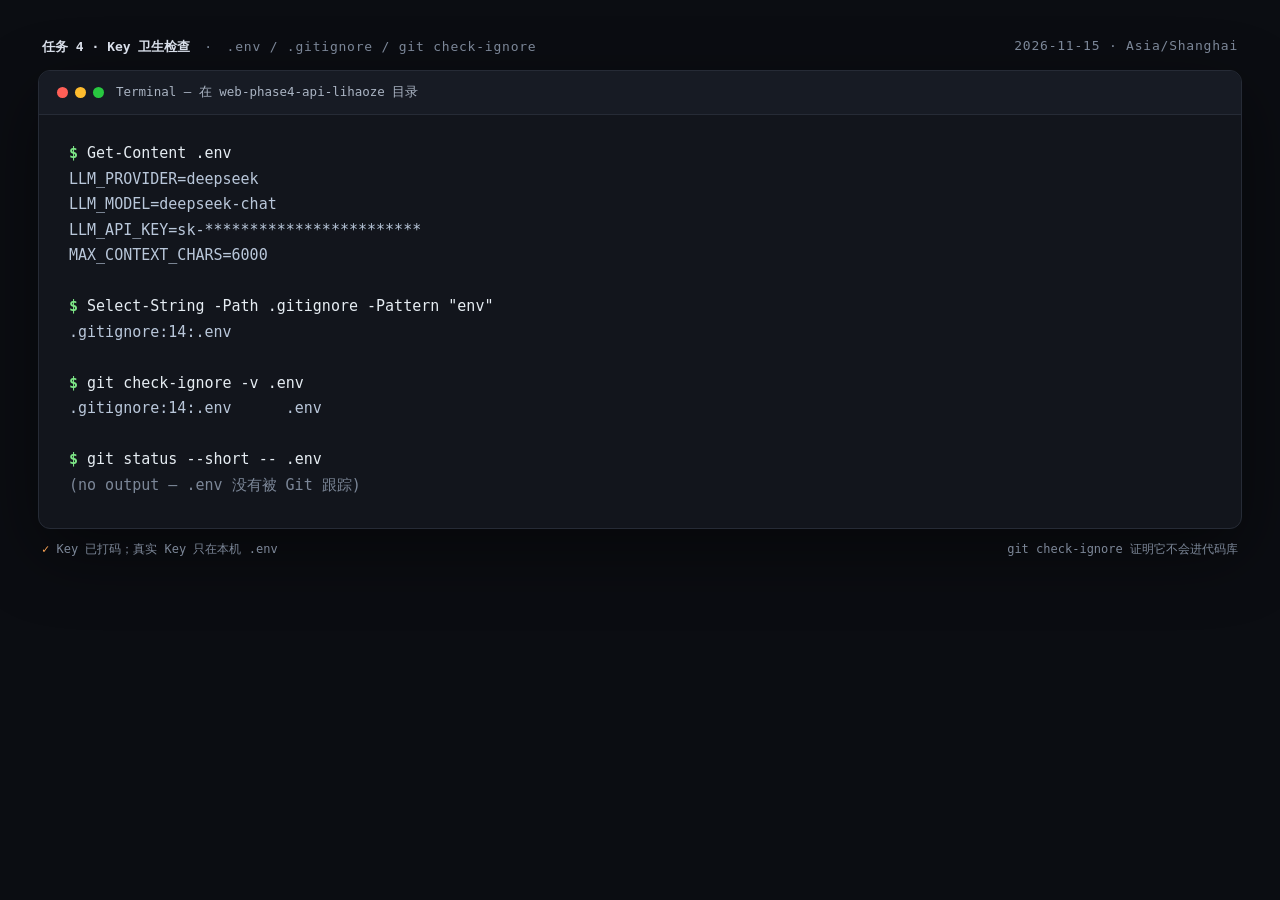
<file: docs/env-proof.html>
<!DOCTYPE html>
<html lang="zh-CN">
<head>
<meta charset="utf-8">
<title>Task 04 · .env proof</title>
<style>
  :root { --bg:#0b0d12; --panel:#12151c; --line:#262b36; --text:#d8dee9; --muted:#7c8798; --green:#7ee787; --orange:#ffa657; --blue:#79c0ff; }
  * { box-sizing:border-box; }
  body { margin:0; padding:38px; background:var(--bg); color:var(--text); font-family:"Cascadia Mono","Consolas","Microsoft YaHei",monospace; }
  .page { max-width:1360px; margin:0 auto; }
  .meta { display:flex; justify-content:space-between; gap:24px; margin:0 4px 14px; color:var(--muted); font-size:13px; letter-spacing:.06em; }
  .meta strong { color:var(--text); letter-spacing:0; }
  .terminal { border:1px solid var(--line); border-radius:12px; overflow:hidden; background:var(--panel); box-shadow:0 24px 70px rgba(0,0,0,.45); }
  .bar { display:flex; align-items:center; gap:12px; height:44px; padding:0 18px; border-bottom:1px solid var(--line); background:#171b24; color:#aab4c3; font-size:12.5px; }
  .dots { display:flex; gap:7px; }
  .dot { width:11px; height:11px; border-radius:50%; }
  .r { background:#ff5f57; } .y { background:#febc2e; } .g { background:#28c840; }
  pre { margin:0; padding:26px 30px 30px; font-size:15px; line-height:1.7; white-space:pre-wrap; overflow-wrap:anywhere; }
  .p { color:var(--green); font-weight:700; }
  .c { color:#e6edf3; }
  .o { color:#b9c7da; }
  .ok { color:var(--green); }
  .dim { color:var(--muted); }
  .foot { display:flex; justify-content:space-between; gap:24px; margin:12px 4px 0; color:var(--muted); font-size:12px; }
  .tag { color:var(--orange); }
</style>
</head>
<body>
<div class="page">
  <div class="meta"><div><strong>任务 4 · Key 卫生检查</strong>　·　.env / .gitignore / git check-ignore</div><div>2026-11-15 · Asia/Shanghai</div></div>
  <div class="terminal">
    <div class="bar"><div class="dots"><span class="dot r"></span><span class="dot y"></span><span class="dot g"></span></div><div>Terminal — 在 web-phase4-api-lihaoze 目录</div></div>
    <pre><span class="p">$</span> <span class="c">Get-Content .env</span>
<span class="o">LLM_PROVIDER=deepseek
LLM_MODEL=deepseek-chat
LLM_API_KEY=sk-************************
MAX_CONTEXT_CHARS=6000</span>

<span class="p">$</span> <span class="c">Select-String -Path .gitignore -Pattern "env"</span>
<span class="o">.gitignore:14:.env</span>

<span class="p">$</span> <span class="c">git check-ignore -v .env</span>
<span class="o">.gitignore:14:.env	.env</span>

<span class="p">$</span> <span class="c">git status --short -- .env</span>
<span class="dim">(no output — .env 没有被 Git 跟踪)</span></pre>
  </div>
  <div class="foot"><span><span class="tag">✓</span> Key 已打码；真实 Key 只在本机 .env</span><span>git check-ignore 证明它不会进代码库</span></div>
</div>
</body>
</html>
</file>
<file: css/style.css>
/* ==========================================================================
   李昊泽 / 前端学习者 — 2026
   原生 CSS，无框架。移动优先的断点：900 / 760 / 600 / 380。
   ========================================================================== */

:root {
  --paper: #f2eee5;
  --paper-2: #e7e1d5;
  --cream: #f8f5ee;
  --ink: #141414;
  --ink-soft: #57534b;
  --line: rgba(20, 20, 20, 0.16);
  --line-strong: rgba(20, 20, 20, 0.34);
  --orange: #ff4d1f;
  --lime: #d8ff47;
  --blue: #2b44ff;
  --serif: "Noto Serif SC", "Songti SC", "STSong", "SimSun", serif;
  --sans: "Noto Sans SC", "Microsoft YaHei", "PingFang SC", "Hiragino Sans GB", sans-serif;
  --georgia: Georgia, "Times New Roman", serif;
  --gutter: clamp(20px, 4vw, 64px);
  --max: 1440px;
  --header-h: 76px;
  --radius: 2px;
}

*,
*::before,
*::after { box-sizing: border-box; }

html {
  -webkit-text-size-adjust: 100%;
  scroll-behavior: smooth;
}

body {
  margin: 0;
  background: var(--paper);
  color: var(--ink);
  font-family: var(--sans);
  font-size: 16px;
  line-height: 1.65;
  overflow-x: clip;
  -webkit-font-smoothing: antialiased;
}

body::before {
  content: "";
  position: fixed;
  inset: 0;
  z-index: 1000;
  pointer-events: none;
  opacity: 0.045;
  mix-blend-mode: multiply;
  background-image: url("data:image/svg+xml,%3Csvg viewBox='0 0 180 180' xmlns='http://www.w3.org/2000/svg'%3E%3Cfilter id='n'%3E%3CfeTurbulence type='fractalNoise' baseFrequency='.85' numOctaves='3' stitchTiles='stitch'/%3E%3C/filter%3E%3Crect width='100%25' height='100%25' filter='url(%23n)' opacity='.6'/%3E%3C/svg%3E");
}

img {
  display: block;
  max-width: 100%;
  height: auto;
}

a {
  color: inherit;
  text-decoration: none;
}

button {
  font: inherit;
  color: inherit;
}

code {
  font-family: "Cascadia Code", Consolas, "SFMono-Regular", monospace;
  font-size: 0.88em;
  padding: 0.08em 0.35em;
  background: rgba(20, 20, 20, 0.07);
  overflow-wrap: anywhere;
}

::selection {
  background: var(--lime);
  color: var(--ink);
}

:focus-visible {
  outline: 2px solid var(--orange);
  outline-offset: 4px;
}

[hidden] { display: none !important; }

.sr-only {
  position: absolute;
  width: 1px;
  height: 1px;
  padding: 0;
  margin: -1px;
  overflow: hidden;
  clip: rect(0, 0, 0, 0);
  white-space: nowrap;
  border: 0;
}

.skip-link {
  position: fixed;
  top: 12px;
  left: 12px;
  z-index: 2000;
  transform: translateY(-160%);
  padding: 10px 16px;
  background: var(--ink);
  color: var(--cream);
  font-size: 13px;
  border-radius: 2px;
  transition: transform 0.2s ease;
}

.skip-link:focus { transform: translateY(0); }

.container {
  width: min(calc(100% - (var(--gutter) * 2)), var(--max));
  margin-inline: auto;
}

/* ---------- shared type ---------- */

.eyebrow {
  display: flex;
  align-items: center;
  gap: 10px;
  margin: 0;
  font-size: 11px;
  font-weight: 600;
  letter-spacing: 0.16em;
  line-height: 1.4;
  text-transform: uppercase;
  color: var(--ink-soft);
}

.eyebrow .dot {
  width: 7px;
  height: 7px;
  border-radius: 50%;
  background: var(--orange);
  flex: 0 0 auto;
}

.eyebrow--light { color: #a8a39a; }
.eyebrow--light .dot { background: var(--lime); }

.button {
  display: inline-flex;
  align-items: center;
  justify-content: center;
  gap: 10px;
  min-height: 48px;
  padding: 0 22px;
  border: 1px solid var(--ink);
  border-radius: 999px;
  background: transparent;
  color: var(--ink);
  font-size: 13px;
  font-weight: 600;
  letter-spacing: 0.02em;
  cursor: pointer;
  transition: background 0.25s ease, color 0.25s ease, border-color 0.25s ease;
}

.button .arrow { transition: transform 0.25s ease; }
.button:hover .arrow { transform: translate(3px, -3px); }
.button--primary { background: var(--ink); color: var(--cream); }
.button--primary:hover { background: var(--orange); border-color: var(--orange); color: var(--ink); }
.button--ghost:hover { background: var(--ink); color: var(--cream); }
.button--light { background: var(--cream); color: var(--blue); border-color: var(--cream); }
.button--light:hover { background: var(--lime); border-color: var(--lime); color: var(--ink); }
.button--lime { background: var(--lime); border-color: var(--lime); color: var(--ink); }
.button--lime:hover { background: var(--cream); border-color: var(--cream); }
.button--inline { margin-top: 24px; }

.text-link {
  display: inline-flex;
  align-items: center;
  gap: 8px;
  padding-bottom: 3px;
  border-bottom: 1px solid var(--ink);
  font-size: 13px;
  font-weight: 600;
  letter-spacing: 0.02em;
  transition: color 0.2s ease, border-color 0.2s ease;
}

.text-link:hover { color: var(--orange); border-color: var(--orange); }
.text-link--dark { margin-top: 22px; }
.text-link--light { color: var(--cream); border-color: var(--lime); }
.text-link--light:hover { color: var(--lime); border-color: var(--lime); }

/* ---------- header ---------- */

.site-header {
  position: sticky;
  top: 0;
  z-index: 100;
  background: rgba(242, 238, 229, 0.88);
  border-bottom: 1px solid var(--line);
  backdrop-filter: blur(14px);
  -webkit-backdrop-filter: blur(14px);
}

.header-inner {
  display: flex;
  align-items: center;
  justify-content: space-between;
  gap: 32px;
  height: var(--header-h);
}

.brand {
  display: inline-flex;
  align-items: flex-start;
  flex: 0 0 auto;
  font-size: 28px;
  font-weight: 900;
  line-height: 0.9;
  letter-spacing: -0.07em;
}

.brand-dot {
  color: var(--orange);
  margin-left: 1px;
  font-size: 30px;
}

.site-nav {
  display: flex;
  align-items: center;
  gap: clamp(20px, 3vw, 46px);
  margin-left: auto;
  font-size: 13px;
}

.site-nav a {
  position: relative;
  padding: 8px 0;
  color: var(--ink-soft);
  transition: color 0.2s ease;
}

.site-nav a::after {
  content: "";
  position: absolute;
  left: 0;
  right: 0;
  bottom: 2px;
  height: 1px;
  background: var(--ink);
  transform: scaleX(0);
  transform-origin: left;
  transition: transform 0.25s ease;
}

.site-nav a:hover,
.site-nav a[aria-current="page"] { color: var(--ink); }
.site-nav a:hover::after,
.site-nav a[aria-current="page"]::after { transform: scaleX(1); }

.header-cta {
  display: inline-flex;
  align-items: center;
  gap: 7px;
  flex: 0 0 auto;
  padding: 9px 17px;
  border: 1px solid var(--line-strong);
  border-radius: 999px;
  font-size: 12px;
  font-weight: 600;
  transition: background 0.25s ease, color 0.25s ease, border-color 0.25s ease;
}

.header-cta:hover {
  background: var(--ink);
  border-color: var(--ink);
  color: var(--cream);
}

.nav-toggle {
  display: none;
  position: relative;
  width: 44px;
  height: 44px;
  padding: 0;
  border: 1px solid var(--line-strong);
  border-radius: 50%;
  background: transparent;
  cursor: pointer;
}

.nav-toggle-line {
  position: absolute;
  left: 13px;
  width: 16px;
  height: 1.5px;
  background: var(--ink);
  transition: transform 0.25s ease, top 0.25s ease;
}

.nav-toggle-line:nth-child(1) { top: 17px; }
.nav-toggle-line:nth-child(2) { top: 24px; }

.nav-toggle[aria-expanded="true"] .nav-toggle-line:nth-child(1) {
  top: 21px;
  transform: rotate(45deg);
}

.nav-toggle[aria-expanded="true"] .nav-toggle-line:nth-child(2) {
  top: 21px;
  transform: rotate(-45deg);
}

.mobile-menu {
  position: fixed;
  top: var(--header-h);
  left: 0;
  right: 0;
  bottom: 0;
  z-index: 99;
  overflow-y: auto;
  padding: 28px var(--gutter) 40px;
  background: var(--paper);
  border-bottom: 1px solid var(--line);
  animation: menu-in 0.28s ease both;
}

@keyframes menu-in {
  from { opacity: 0; transform: translateY(-8px); }
  to { opacity: 1; transform: translateY(0); }
}

.mobile-menu nav { border-top: 1px solid var(--line); }

.mobile-menu nav a {
  display: flex;
  align-items: baseline;
  justify-content: space-between;
  gap: 16px;
  padding: 20px 0;
  border-bottom: 1px solid var(--line);
  font-family: var(--serif);
  font-size: clamp(2rem, 8vw, 3rem);
  font-weight: 700;
  line-height: 1.1;
}

.mobile-menu nav a[aria-current="page"] { color: var(--orange); }

.mobile-menu nav small {
  font-family: var(--sans);
  font-size: 10px;
  font-weight: 600;
  letter-spacing: 0.16em;
  color: var(--ink-soft);
}

.mobile-menu-foot {
  margin: 34px 0 0;
  font-size: 11px;
  letter-spacing: 0.08em;
  line-height: 2;
  color: var(--ink-soft);
}

body.menu-open { overflow: hidden; }

/* ---------- hero ---------- */

.hero {
  padding: clamp(56px, 8vw, 112px) 0 clamp(44px, 6vw, 78px);
}

.hero-grid {
  display: grid;
  grid-template-columns: minmax(0, 1.45fr) minmax(280px, 0.55fr);
  gap: clamp(36px, 6vw, 88px);
  align-items: end;
}

.hero h1 {
  margin: 22px 0 30px;
  font-size: clamp(2.9rem, 7.25vw, 7.15rem);
  font-weight: 800;
  line-height: 0.98;
  letter-spacing: -0.06em;
}

.hero h1 .line { display: block; }
.hero h1 .serif { font-family: var(--serif); font-weight: 700; letter-spacing: -0.02em; }
.hero h1 .orange { color: var(--orange); }

.lead {
  max-width: 56ch;
  margin: 0;
  font-size: clamp(15px, 1.1vw, 17px);
  line-height: 1.95;
  color: var(--ink-soft);
}

.hero-actions {
  display: flex;
  flex-wrap: wrap;
  gap: 10px;
  margin-top: 30px;
}

.profile-card {
  position: relative;
  display: flex;
  flex-direction: column;
  min-height: 470px;
  padding: 26px;
  overflow: hidden;
  background: var(--ink);
  color: var(--cream);
  border-radius: var(--radius);
  box-shadow: 14px 14px 0 rgba(20, 20, 20, 0.07);
}

.profile-card::before {
  content: "";
  position: absolute;
  inset: 12px;
  border: 1px solid rgba(248, 245, 238, 0.12);
  pointer-events: none;
}

.profile-card::after {
  content: "";
  position: absolute;
  width: 170px;
  height: 170px;
  right: -70px;
  bottom: 70px;
  border: 1px solid rgba(216, 255, 71, 0.25);
  border-radius: 50%;
  pointer-events: none;
}

.profile-head,
.profile-name,
.profile-data,
.profile-foot,
.monogram { position: relative; z-index: 1; }

.profile-head {
  display: flex;
  align-items: center;
  justify-content: space-between;
  gap: 12px;
  font-size: 9px;
  font-weight: 600;
  letter-spacing: 0.15em;
  color: #918c83;
}

.profile-live {
  display: inline-flex;
  align-items: center;
  gap: 6px;
  color: var(--lime);
}

.profile-live i {
  width: 5px;
  height: 5px;
  border-radius: 50%;
  background: var(--lime);
  box-shadow: 0 0 0 4px rgba(216, 255, 71, 0.12);
}

.monogram {
  margin: 52px 0 0;
  font-size: clamp(6.2rem, 10.4vw, 9rem);
  font-weight: 900;
  line-height: 0.74;
  letter-spacing: -0.09em;
  color: var(--lime);
}

.monogram span { color: var(--orange); }

.profile-name {
  margin: auto 0 22px;
  padding-top: 34px;
  font-family: var(--serif);
  font-size: 23px;
  font-weight: 700;
  line-height: 1.35;
}

.profile-name span {
  display: inline-block;
  margin-top: 7px;
  font-family: var(--sans);
  font-size: 9px;
  font-weight: 600;
  letter-spacing: 0.16em;
  color: #918c83;
}

.profile-data {
  margin: 0;
  border-top: 1px solid rgba(248, 245, 238, 0.16);
}

.profile-data div {
  display: flex;
  justify-content: space-between;
  gap: 18px;
  padding: 9px 0;
  border-bottom: 1px solid rgba(248, 245, 238, 0.1);
  font-size: 10.5px;
  line-height: 1.5;
}

.profile-data dt { color: #77736c; }
.profile-data dd { margin: 0; text-align: right; overflow-wrap: anywhere; }

.profile-foot {
  display: flex;
  justify-content: space-between;
  gap: 12px;
  margin: 19px 0 0;
  font-size: 8.5px;
  font-weight: 600;
  letter-spacing: 0.13em;
  color: #77736c;
}

.hero-meta {
  display: flex;
  flex-wrap: wrap;
  align-items: center;
  justify-content: space-between;
  gap: 16px 32px;
  margin-top: clamp(36px, 5vw, 66px);
  padding-top: 16px;
  border-top: 1px solid var(--line);
  font-size: 9.5px;
  font-weight: 600;
  letter-spacing: 0.13em;
  color: var(--ink-soft);
}

/* ---------- ticker ---------- */

.ticker {
  overflow: hidden;
  background: var(--ink);
  color: var(--lime);
  border-block: 1px solid var(--ink);
}

.ticker-track {
  display: flex;
  width: max-content;
  padding: 11px 0;
  animation: marquee 34s linear infinite;
}

.ticker-group {
  display: flex;
  flex: 0 0 auto;
  align-items: center;
}

.ticker-group span {
  display: inline-flex;
  align-items: center;
  gap: 26px;
  padding-right: 26px;
  font-size: 10px;
  font-weight: 600;
  letter-spacing: 0.18em;
  white-space: nowrap;
}

.ticker-group span::after {
  content: "✦";
  color: var(--orange);
  font-size: 11px;
  letter-spacing: 0;
}

@keyframes marquee {
  from { transform: translateX(0); }
  to { transform: translateX(-50%); }
}

/* ---------- sections ---------- */

.section { padding: clamp(72px, 9vw, 128px) 0; }

.section-head {
  display: grid;
  grid-template-columns: minmax(0, 1fr) minmax(220px, 300px);
  gap: clamp(28px, 5vw, 64px);
  align-items: end;
  margin-bottom: clamp(32px, 4vw, 48px);
  padding-top: 18px;
  border-top: 1px solid var(--line);
}

.section h2,
.archive-hero h1 {
  margin: 14px 0 0;
  font-family: var(--serif);
  font-size: clamp(2.45rem, 5.2vw, 4.8rem);
  font-weight: 700;
  line-height: 1.15;
  letter-spacing: -0.035em;
}

.section h2 em,
.archive-hero h1 em {
  font-style: normal;
  color: var(--orange);
}

.section-side {
  margin: 0;
  color: var(--ink-soft);
  font-size: 13px;
  line-height: 1.9;
}

/* ---------- work ---------- */

.filter-bar {
  display: flex;
  flex-wrap: wrap;
  align-items: center;
  justify-content: space-between;
  gap: 16px 24px;
  margin-bottom: 24px;
}

.filter-tabs {
  display: flex;
  flex-wrap: wrap;
  gap: 8px;
}

.filter-tabs button {
  display: inline-flex;
  align-items: center;
  gap: 5px;
  padding: 8px 14px;
  border: 1px solid var(--line-strong);
  border-radius: 999px;
  background: transparent;
  font-size: 11.5px;
  font-weight: 600;
  letter-spacing: 0.03em;
  cursor: pointer;
  transition: background 0.2s ease, color 0.2s ease, border-color 0.2s ease;
}

.filter-tabs button span {
  font-family: var(--georgia);
  font-size: 9px;
  opacity: 0.55;
}

.filter-tabs button:hover { border-color: var(--ink); }

.filter-tabs button[aria-pressed="true"] {
  background: var(--ink);
  border-color: var(--ink);
  color: var(--cream);
}

.filter-result {
  margin: 0;
  font-size: 9.5px;
  font-weight: 600;
  letter-spacing: 0.13em;
  color: var(--ink-soft);
}

.work-grid {
  display: grid;
  grid-template-columns: repeat(12, minmax(0, 1fr));
  gap: clamp(22px, 2.6vw, 36px);
}

.project-card {
  display: flex;
  flex-direction: column;
  grid-column: span 6;
  min-width: 0;
}

.project-card--feature { grid-column: span 7; }
.project-card:nth-child(2) { grid-column: span 5; }
.project-card--wide {
  display: grid;
  grid-column: 1 / -1;
  grid-template-columns: minmax(0, 1.12fr) minmax(0, 0.88fr);
  gap: clamp(22px, 3vw, 44px);
  align-items: stretch;
}

.project-media {
  position: relative;
  margin: 0;
  overflow: hidden;
  aspect-ratio: 4 / 3;
  background: var(--paper-2);
  border: 1px solid var(--line);
}

.project-card--wide .project-media { aspect-ratio: 16 / 10; }

.project-media img {
  width: 100%;
  height: 100%;
  object-fit: cover;
  transition: transform 0.7s cubic-bezier(0.2, 0.7, 0.2, 1);
}

.project-card:hover .project-media img { transform: scale(1.025); }

.project-info {
  display: flex;
  flex: 1;
  flex-direction: column;
  gap: 9px;
  padding-top: 17px;
  min-width: 0;
}

.project-card--wide .project-info {
  justify-content: center;
  padding: clamp(6px, 1.5vw, 22px) 0;
}

.project-top {
  display: flex;
  align-items: center;
  gap: 11px;
  font-size: 9px;
  font-weight: 600;
  letter-spacing: 0.13em;
  color: var(--ink-soft);
}

.project-index { font-family: var(--georgia); font-size: 11px; color: var(--orange); }
.project-year { margin-left: auto; }

.project-card h3 {
  display: flex;
  flex-wrap: wrap;
  align-items: baseline;
  gap: 10px;
  margin: 0;
  font-family: var(--serif);
  font-size: clamp(1.8rem, 2.75vw, 2.75rem);
  font-weight: 700;
  line-height: 1.15;
  letter-spacing: -0.025em;
}

.project-card h3 span {
  font-family: var(--sans);
  font-size: 9px;
  font-weight: 600;
  letter-spacing: 0.14em;
  color: var(--ink-soft);
}

.project-card p {
  max-width: 54ch;
  margin: 0;
  color: var(--ink-soft);
  font-size: 13.5px;
  line-height: 1.85;
}

.project-link {
  display: flex;
  align-items: center;
  justify-content: space-between;
  gap: 12px;
  margin-top: auto;
  padding-top: 14px;
  border-top: 1px solid var(--line);
  font-size: 10.5px;
  font-weight: 600;
  letter-spacing: 0.06em;
}

.project-link span { transition: transform 0.3s ease; }
.project-card:hover .project-link span { transform: translate(3px, -3px); }

.work-note {
  margin: 24px 0 0;
  font-size: 10.5px;
  letter-spacing: 0.03em;
  color: var(--ink-soft);
}

.work-note + .work-note { margin-top: 6px; }

/* filtered state: one column of wide cards */

.work-grid.is-filtered .project-card {
  display: grid;
  grid-column: 1 / -1;
  grid-template-columns: minmax(0, 1.1fr) minmax(0, 0.9fr);
  gap: clamp(22px, 3vw, 44px);
  align-items: stretch;
}

.work-grid.is-filtered .project-media { aspect-ratio: 16 / 10; }
.work-grid.is-filtered .project-info { justify-content: center; padding: 10px 0; }

/* ---------- about ---------- */

.about {
  background: var(--ink);
  color: var(--cream);
}

.about .eyebrow { color: #918c83; }

.about h2 { color: var(--cream); }
.about h2 em { color: var(--lime); }

.about-grid {
  display: grid;
  grid-template-columns: minmax(0, 1.12fr) minmax(300px, 0.88fr);
  gap: clamp(40px, 7vw, 100px);
  align-items: start;
}

.about-copy { padding-top: 18px; border-top: 1px solid rgba(248, 245, 238, 0.18); }

.about-copy > p:not(.eyebrow) {
  max-width: 58ch;
  margin: 24px 0 0;
  color: #b5afa4;
  font-size: 14.5px;
  line-height: 1.95;
}

.about-copy strong { color: var(--cream); font-weight: 600; }
.about-copy .text-link { margin-top: 30px; color: var(--cream); border-color: var(--lime); }
.about-copy .text-link:hover { color: var(--lime); }

.now-card {
  position: relative;
  padding: clamp(22px, 3vw, 34px);
  background: var(--cream);
  color: var(--ink);
  box-shadow: 12px 12px 0 var(--orange);
}

.now-head {
  display: flex;
  align-items: center;
  justify-content: space-between;
  gap: 16px;
  padding-bottom: 12px;
  border-bottom: 1px solid var(--line);
  font-size: 9px;
  font-weight: 600;
  letter-spacing: 0.14em;
  color: var(--ink-soft);
}

.now-live { display: inline-flex; align-items: center; gap: 6px; color: var(--ink); }
.now-live i { width: 5px; height: 5px; border-radius: 50%; background: var(--orange); }

.now-card h3 {
  margin: 16px 0 18px;
  font-family: var(--serif);
  font-size: 32px;
  line-height: 1.2;
}

.now-list { margin: 0; }

.now-list div {
  display: grid;
  grid-template-columns: 76px minmax(0, 1fr);
  gap: 12px;
  padding: 9px 0;
  border-bottom: 1px solid var(--line);
}

.now-list dt { font-size: 10px; letter-spacing: 0.06em; color: var(--ink-soft); }
.now-list dd { margin: 0; font-size: 12.5px; font-weight: 600; overflow-wrap: anywhere; }

.now-foot {
  margin: 18px 0 0;
  font-size: 9px;
  line-height: 1.7;
  color: var(--ink-soft);
}

.now-card.is-fallback .now-foot::after { content: " · 静态回退"; }

.skills {
  margin-top: clamp(56px, 7vw, 92px);
  padding-top: 22px;
  border-top: 1px solid rgba(248, 245, 238, 0.18);
}

.skills-label {
  margin: 0;
  font-size: 9px;
  font-weight: 600;
  letter-spacing: 0.16em;
  color: #918c83;
}

.skills ul {
  display: grid;
  grid-template-columns: repeat(3, minmax(0, 1fr));
  gap: 0;
  margin: 24px 0 0;
  padding: 0;
  list-style: none;
  border-top: 1px solid rgba(248, 245, 238, 0.13);
}

.skills li {
  display: grid;
  grid-template-columns: 30px minmax(0, 1fr);
  gap: 10px;
  padding: 20px 24px 20px 0;
  border-bottom: 1px solid rgba(248, 245, 238, 0.13);
}

.skills .num { font-family: var(--georgia); font-size: 10px; color: var(--lime); }
.skills h3 { margin: 0; font-size: 13px; font-weight: 600; }
.skills p { margin: 3px 0 0; font-size: 10.5px; line-height: 1.65; color: #918c83; }

.stats {
  display: grid;
  grid-template-columns: repeat(3, minmax(0, 1fr));
  margin-top: 42px;
  border-top: 1px solid rgba(248, 245, 238, 0.18);
}

.stats div { padding: 22px 0 0; }
.stats strong {
  display: block;
  font-family: var(--georgia);
  font-size: clamp(2.6rem, 4.2vw, 4rem);
  font-weight: 400;
  line-height: 1;
  color: var(--cream);
}
.stats span { display: block; margin-top: 8px; font-size: 9px; font-weight: 600; letter-spacing: 0.13em; color: #918c83; }

/* ---------- contact ---------- */

.contact { padding: clamp(80px, 10vw, 140px) 0; }

.contact-top {
  display: flex;
  flex-wrap: wrap;
  align-items: center;
  justify-content: space-between;
  gap: 14px;
  padding-top: 18px;
  border-top: 1px solid var(--line);
}

.contact-status { margin: 0; font-size: 9.5px; font-weight: 600; letter-spacing: 0.14em; color: var(--ink-soft); }

.contact h2 {
  margin: 24px 0 0;
  font-family: var(--sans);
  font-size: clamp(3.2rem, 9vw, 8.4rem);
  font-weight: 800;
  line-height: 0.95;
  letter-spacing: -0.06em;
}

.contact h2 em {
  font-family: var(--serif);
  font-style: normal;
  font-weight: 700;
  letter-spacing: -0.02em;
  color: var(--orange);
}

.contact-bottom {
  display: grid;
  grid-template-columns: minmax(0, 1fr) auto;
  gap: 32px;
  align-items: end;
  margin-top: clamp(36px, 5vw, 56px);
  padding-top: 24px;
  border-top: 1px solid var(--line);
}

.contact-bottom p { max-width: 48ch; margin: 0; color: var(--ink-soft); font-size: 14px; line-height: 1.9; }

.contact-links { display: flex; flex-direction: column; gap: 10px; align-items: flex-end; }

.contact-links a {
  display: inline-flex;
  align-items: center;
  gap: 10px;
  padding-bottom: 4px;
  border-bottom: 1px solid var(--line-strong);
  font-size: clamp(1.15rem, 1.7vw, 1.5rem);
  font-weight: 600;
  transition: color 0.2s ease, border-color 0.2s ease;
}

.contact-links a:hover { color: var(--orange); border-color: var(--orange); }

/* ---------- footer ---------- */

.site-footer {
  padding: 20px 0 28px;
  border-top: 1px solid var(--line);
  font-size: 9.5px;
  font-weight: 600;
  letter-spacing: 0.09em;
  color: var(--ink-soft);
}

.footer-inner {
  display: flex;
  flex-wrap: wrap;
  align-items: center;
  justify-content: space-between;
  gap: 8px 24px;
}

.footer-inner p { margin: 0; }

/* ==========================================================================
   Project archive
   ========================================================================== */

.archive-hero { padding: clamp(56px, 8vw, 100px) 0 clamp(40px, 6vw, 62px); }

.archive-hero h1 {
  font-family: var(--sans);
  font-size: clamp(3rem, 8vw, 7.4rem);
  font-weight: 800;
  line-height: 0.96;
  letter-spacing: -0.06em;
}

.archive-hero h1 em {
  font-family: var(--serif);
  font-weight: 700;
  letter-spacing: -0.02em;
}

.archive-intro {
  display: grid;
  grid-template-columns: minmax(0, 1.2fr) minmax(280px, 0.8fr);
  gap: clamp(32px, 6vw, 80px);
  align-items: end;
  margin-top: clamp(32px, 4vw, 48px);
}

.archive-intro .lead { font-size: 14.5px; }

.archive-meta {
  display: grid;
  grid-template-columns: repeat(2, minmax(0, 1fr));
  margin: 0;
  border-top: 1px solid var(--line);
}

.archive-meta div {
  display: flex;
  justify-content: space-between;
  gap: 10px;
  padding: 10px 0;
  border-bottom: 1px solid var(--line);
  font-size: 11px;
}

.archive-meta div:nth-child(odd) { padding-right: 14px; border-right: 1px solid var(--line); }
.archive-meta div:nth-child(even) { padding-left: 14px; }
.archive-meta dt { color: var(--ink-soft); }
.archive-meta dd { margin: 0; font-weight: 600; text-align: right; }

.live-dot {
  display: inline-block;
  width: 5px;
  height: 5px;
  margin-right: 5px;
  border-radius: 50%;
  background: var(--orange);
  vertical-align: 1px;
}

.case-nav {
  position: sticky;
  top: var(--header-h);
  z-index: 40;
  background: rgba(242, 238, 229, 0.94);
  border-block: 1px solid var(--line);
  backdrop-filter: blur(12px);
}

.case-nav-inner {
  display: grid;
  grid-template-columns: repeat(3, minmax(0, 1fr));
}

.case-nav a {
  display: flex;
  align-items: center;
  gap: 10px;
  min-width: 0;
  padding: 14px 20px;
  border-right: 1px solid var(--line);
  font-size: 12px;
  font-weight: 600;
  transition: background 0.2s ease, color 0.2s ease;
}

.case-nav a:last-child { border-right: 0; }
.case-nav a span { font-family: var(--georgia); font-size: 10px; color: var(--orange); }
.case-nav a small { margin-left: auto; font-size: 9px; font-weight: 600; letter-spacing: 0.1em; color: var(--ink-soft); }
.case-nav a:hover { background: var(--paper-2); }
.case-nav a[aria-current="location"] { background: var(--ink); color: var(--cream); }
.case-nav a[aria-current="location"] small { color: #918c83; }

.case {
  padding: clamp(64px, 8vw, 104px) 0;
  scroll-margin-top: calc(var(--header-h) + 56px);
}

.case + .case { border-top: 1px solid var(--line); }

.case-head {
  display: grid;
  grid-template-columns: minmax(0, 1fr) auto;
  gap: 28px;
  align-items: end;
}

.case-head h2 {
  display: flex;
  flex-wrap: wrap;
  align-items: baseline;
  gap: 14px;
  margin: 12px 0 0;
  font-family: var(--serif);
  font-size: clamp(3rem, 5.6vw, 5.2rem);
  font-weight: 700;
  line-height: 1.05;
  letter-spacing: -0.04em;
}

.case-head h2 span {
  font-family: var(--sans);
  font-size: 10px;
  font-weight: 600;
  letter-spacing: 0.16em;
  color: var(--ink-soft);
}

.case-tagline {
  margin: 0;
  font-family: var(--serif);
  font-size: clamp(16px, 1.6vw, 21px);
  font-weight: 600;
  line-height: 1.6;
  color: var(--ink-soft);
  text-align: right;
}

.case-cover {
  margin: clamp(28px, 4vw, 44px) 0 clamp(36px, 5vw, 56px);
  border: 1px solid var(--line);
  background: var(--paper-2);
}

.case-cover img { width: 100%; }

.case-grid {
  display: grid;
  grid-template-columns: minmax(0, 1.45fr) minmax(280px, 0.55fr);
  gap: clamp(36px, 6vw, 80px);
  align-items: start;
}

.case-body h3 {
  margin: 34px 0 0;
  padding-top: 13px;
  border-top: 1px solid var(--line);
  font-size: 10px;
  font-weight: 600;
  letter-spacing: 0.14em;
  color: var(--ink-soft);
  text-transform: uppercase;
}

.case-body h3:first-child { margin-top: 0; }

.case-body p {
  max-width: 62ch;
  margin: 12px 0 0;
  font-size: 14.5px;
  line-height: 1.95;
  color: var(--ink-soft);
}

.case-side {
  position: sticky;
  top: calc(var(--header-h) + 86px);
  padding: clamp(20px, 2.4vw, 28px);
  background: var(--paper-2);
  border: 1px solid var(--line);
}

.meta-list { margin: 0; }

.meta-list div {
  display: grid;
  grid-template-columns: 64px minmax(0, 1fr);
  gap: 12px;
  padding: 9px 0;
  border-bottom: 1px solid var(--line);
  font-size: 11px;
}

.meta-list dt { color: var(--ink-soft); }
.meta-list dd { margin: 0; font-weight: 600; overflow-wrap: anywhere; }

.case-note {
  margin: 20px 0 0;
  font-size: 10.5px;
  line-height: 1.8;
  color: var(--ink-soft);
}

.case-footnote {
  margin-top: 10px !important;
  font-size: 10.5px !important;
  color: var(--ink-soft);
}

.feature-list,
.decision-list {
  margin: 16px 0 0;
  padding: 0;
  list-style: none;
  border-top: 1px solid var(--line);
}

.feature-list li,
.decision-list li {
  display: grid;
  grid-template-columns: 34px minmax(0, 1fr);
  gap: 12px;
  padding: 18px 0;
  border-bottom: 1px solid var(--line);
}

.feature-list li > span,
.decision-list li > span {
  font-family: var(--georgia);
  font-size: 10px;
  color: var(--orange);
  padding-top: 3px;
}

.feature-list h4,
.decision-list h4 {
  margin: 0;
  font-size: 14px;
  font-weight: 600;
}

.feature-list p,
.decision-list p {
  margin: 4px 0 0;
  font-size: 13px;
  line-height: 1.85;
  color: var(--ink-soft);
}

/* ---------- timer ---------- */

.timer-demo {
  display: grid;
  grid-template-columns: minmax(0, 1fr) minmax(280px, 0.8fr);
  gap: clamp(32px, 5vw, 64px);
  align-items: center;
  margin-top: clamp(44px, 6vw, 64px);
  padding: clamp(26px, 4.4vw, 58px);
  background: var(--ink);
  color: var(--cream);
}

.demo-copy .eyebrow { color: #918c83; }

.demo-copy h3 {
  margin: 16px 0 0;
  font-family: var(--serif);
  font-size: clamp(2.3rem, 3.8vw, 3.6rem);
  font-weight: 700;
  line-height: 1.15;
  letter-spacing: -0.03em;
}

.demo-copy p {
  max-width: 46ch;
  margin: 14px 0 0;
  color: #b5afa4;
  font-size: 13.5px;
  line-height: 1.9;
}

.timer-modes {
  display: flex;
  flex-wrap: wrap;
  gap: 8px;
  margin-top: 24px;
}

.timer-modes button {
  padding: 7px 13px;
  border: 1px solid #4b4b4b;
  border-radius: 999px;
  background: transparent;
  font-size: 10.5px;
  font-weight: 600;
  color: #b5afa4;
  cursor: pointer;
  transition: background 0.2s ease, color 0.2s ease, border-color 0.2s ease;
}

.timer-modes button:hover { border-color: var(--cream); color: var(--cream); }

.timer-modes button[aria-pressed="true"] {
  background: var(--lime);
  border-color: var(--lime);
  color: var(--ink);
}

.demo-status {
  display: flex;
  align-items: center;
  gap: 7px;
  margin-top: 18px !important;
  font-size: 10px !important;
  letter-spacing: 0.08em;
  color: #918c83 !important;
}

.demo-status::before {
  content: "";
  width: 5px;
  height: 5px;
  border-radius: 50%;
  background: var(--lime);
  flex: 0 0 auto;
}

.timer-widget { min-width: 0; }

.timer-ring {
  position: relative;
  width: min(100%, 290px);
  aspect-ratio: 1;
  margin-inline: auto;
}

.timer-ring svg {
  display: block;
  width: 100%;
  height: 100%;
  transform: rotate(-90deg);
}

.ring-bg,
.ring-progress {
  fill: none;
  stroke-width: 5;
}

.ring-bg { stroke: #333333; }
.ring-progress {
  stroke: var(--lime);
  stroke-linecap: round;
  stroke-dasharray: 653.45;
  stroke-dashoffset: 0;
  transition: stroke-dashoffset 0.2s linear;
}

.timer-readout {
  position: absolute;
  inset: 0;
  display: grid;
  place-content: center;
  text-align: center;
}

.timer-readout time {
  display: block;
  font-family: var(--georgia);
  font-size: clamp(3rem, 5.4vw, 4.7rem);
  font-weight: 700;
  line-height: 1;
  letter-spacing: -0.03em;
  font-variant-numeric: lining-nums tabular-nums;
}

.timer-readout span {
  display: block;
  margin-top: 9px;
  font-size: 8px;
  font-weight: 600;
  letter-spacing: 0.24em;
  color: #918c83;
}

.timer-controls {
  display: flex;
  justify-content: center;
  gap: 9px;
  margin-top: 22px;
}

.timer-controls .button { min-height: 43px; padding: 0 26px; font-size: 12px; }

.timer-reset {
  min-height: 43px;
  padding: 0 18px;
  border: 1px solid #4b4b4b;
  border-radius: 999px;
  background: transparent;
  color: #b5afa4;
  font-size: 11.5px;
  cursor: pointer;
  transition: color 0.2s ease, border-color 0.2s ease;
}

.timer-reset:hover { color: var(--cream); border-color: var(--cream); }

.case-outro {
  margin-top: clamp(44px, 6vw, 64px);
  padding-top: 18px;
  border-top: 1px solid var(--line);
}

.outro-label {
  margin: 0;
  font-size: 9px;
  font-weight: 600;
  letter-spacing: 0.14em;
  color: var(--ink-soft);
}

.outro-grid {
  display: grid;
  grid-template-columns: repeat(2, minmax(0, 1fr));
  gap: clamp(24px, 4vw, 56px);
  margin-top: 16px;
}

.outro-grid p {
  margin: 0;
  font-size: 12.5px;
  line-height: 1.9;
  color: var(--ink-soft);
}

.next-nav { border-top: 1px solid var(--line); }

.next-nav-inner {
  display: flex;
  flex-wrap: wrap;
  align-items: center;
  justify-content: space-between;
  gap: 14px 24px;
  padding: 28px 0;
  font-size: 12px;
  font-weight: 600;
}

.next-nav a { display: inline-flex; align-items: center; gap: 9px; }
.next-nav a:hover { color: var(--orange); }

/* ==========================================================================
   404
   ========================================================================== */

.page-404 {
  display: flex;
  flex-direction: column;
  min-height: 100vh;
  background: var(--blue);
  color: var(--cream);
}

.site-header--blue {
  background: rgba(43, 68, 255, 0.9);
  border-bottom-color: rgba(248, 245, 238, 0.22);
}

.site-header--blue .brand { color: var(--cream); }
.site-header--blue .brand-dot { color: var(--lime); }
.site-header--blue .site-nav a { color: #b9c3ff; }
.site-header--blue .site-nav a:hover,
.site-header--blue .site-nav a[aria-current="page"] { color: var(--cream); }
.site-header--blue .site-nav a::after { background: var(--lime); }
.site-header--blue .header-cta { border-color: rgba(248, 245, 238, 0.45); color: var(--cream); }
.site-header--blue .header-cta:hover { background: var(--cream); border-color: var(--cream); color: var(--blue); }
.site-header--blue .nav-toggle { border-color: rgba(248, 245, 238, 0.45); }
.site-header--blue .nav-toggle-line { background: var(--cream); }
.site-header--blue .mobile-menu { background: var(--blue); border-bottom-color: rgba(248, 245, 238, 0.22); }
.site-header--blue .mobile-menu nav { border-top-color: rgba(248, 245, 238, 0.22); }
.site-header--blue .mobile-menu nav a { border-bottom-color: rgba(248, 245, 238, 0.22); color: var(--cream); }
.site-header--blue .mobile-menu nav small,
.site-header--blue .mobile-menu-foot { color: #b9c3ff; }

.not-found {
  flex: 1;
  display: flex;
  align-items: center;
  padding: clamp(42px, 6vw, 76px) 0;
}

.not-found .container { width: min(calc(100% - (var(--gutter) * 2)), var(--max)); }

.not-found-top {
  display: flex;
  flex-wrap: wrap;
  align-items: center;
  justify-content: space-between;
  gap: 12px;
  padding-bottom: 15px;
  border-bottom: 1px solid rgba(248, 245, 238, 0.3);
  font-size: 9.5px;
  font-weight: 600;
  letter-spacing: 0.15em;
  color: #b9c3ff;
}

.not-found-top p { margin: 0; }

.not-found h1 {
  display: flex;
  justify-content: center;
  gap: 0.01em;
  margin: clamp(24px, 4vw, 46px) 0 clamp(22px, 4vw, 40px);
  font-family: var(--georgia);
  font-size: clamp(7rem, 33vw, 22rem);
  font-weight: 700;
  line-height: 0.72;
  letter-spacing: -0.07em;
  color: var(--cream);
}

.not-found h1 .orange { color: var(--orange); }

.not-found-body {
  display: grid;
  grid-template-columns: minmax(0, 0.9fr) minmax(0, 1.1fr);
  gap: clamp(28px, 6vw, 80px);
  align-items: start;
  padding-top: clamp(24px, 3vw, 34px);
  border-top: 1px solid rgba(248, 245, 238, 0.3);
}

.not-found h2 {
  margin: 0;
  font-family: var(--serif);
  font-size: clamp(2.1rem, 4vw, 3.6rem);
  font-weight: 700;
  line-height: 1.25;
  letter-spacing: -0.03em;
  color: var(--cream);
}

.not-found-copy p {
  max-width: 50ch;
  margin: 0;
  color: #c8d0ff;
  font-size: 14px;
  line-height: 1.95;
}

.not-found-actions {
  display: flex;
  flex-wrap: wrap;
  align-items: center;
  gap: 16px 22px;
  margin-top: 26px;
}

.not-found-path {
  margin-top: 26px !important;
  font-size: 10px !important;
  letter-spacing: 0.03em;
  color: #aeb9ff !important;
}

.not-found-path code {
  background: rgba(248, 245, 238, 0.1);
  color: var(--lime);
}

.not-found-foot {
  margin: clamp(34px, 5vw, 54px) 0 0;
  padding-top: 14px;
  border-top: 1px solid rgba(248, 245, 238, 0.3);
  font-size: 9.5px;
  font-weight: 600;
  letter-spacing: 0.1em;
  color: #aeb9ff;
}

.not-found-foot span { color: var(--lime); margin-right: 7px; }

.site-footer--blue {
  border-top-color: rgba(248, 245, 238, 0.22);
  color: #b9c3ff;
}

/* ==========================================================================
   Responsive
   ========================================================================== */

@media (max-width: 1080px) {
  .hero-grid { grid-template-columns: minmax(0, 1.3fr) minmax(270px, 0.7fr); gap: 44px; }
  .profile-card { min-height: 440px; }
  .about-grid { grid-template-columns: minmax(0, 1fr) minmax(300px, 0.8fr); gap: 48px; }
  .case-grid { grid-template-columns: minmax(0, 1.35fr) minmax(260px, 0.65fr); gap: 44px; }
}

@media (max-width: 900px) {
  :root { --header-h: 64px; }

  .site-nav,
  .header-cta { display: none; }
  .nav-toggle { display: block; }
  .brand { font-size: 25px; }
  .brand-dot { font-size: 27px; }

  .hero-grid { grid-template-columns: minmax(0, 1fr); gap: 40px; }
  .hero h1 { font-size: clamp(3.25rem, 10.5vw, 5.6rem); }
  .profile-card { max-width: 520px; min-height: 420px; }
  .monogram { font-size: clamp(6rem, 16vw, 8.4rem); }

  .section-head { grid-template-columns: minmax(0, 1fr); gap: 20px; }
  .section-side { max-width: 56ch; }

  .about-grid { grid-template-columns: minmax(0, 1fr); gap: 44px; }
  .now-card { max-width: 560px; }
  .skills ul { grid-template-columns: repeat(2, minmax(0, 1fr)); }

  .archive-intro { grid-template-columns: minmax(0, 1fr); gap: 28px; }
  .archive-meta { max-width: 560px; }
  .case-grid { grid-template-columns: minmax(0, 1fr); gap: 32px; }
  .case-side { position: static; max-width: 620px; }
  .case-head { grid-template-columns: minmax(0, 1fr); gap: 14px; }
  .case-tagline { text-align: left; }
  .timer-demo { grid-template-columns: minmax(0, 1fr); gap: 34px; }
  .timer-ring { max-width: 270px; }

  .work-grid { grid-template-columns: repeat(2, minmax(0, 1fr)); }
  .project-card,
  .project-card--feature,
  .project-card:nth-child(2) { grid-column: span 1; }
  .project-card--wide { grid-column: 1 / -1; }
  .work-grid.is-filtered .project-card { grid-column: 1 / -1; }
}

@media (max-width: 760px) {
  .hero { padding-top: 44px; }
  .hero h1 { font-size: clamp(2.85rem, 11vw, 4.4rem); line-height: 1.08; }
  .archive-hero h1 { line-height: 1.08; }
  .hero-actions .button { flex: 1; }
  .profile-card { min-height: 400px; padding: 22px; }
  .profile-card::after { display: none; }
  .hero-meta { gap: 8px 20px; font-size: 8.5px; }

  .section-head { margin-bottom: 28px; }
  .filter-bar { align-items: flex-start; }

  .work-grid { grid-template-columns: minmax(0, 1fr); gap: 34px; }
  .project-card,
  .project-card--feature,
  .project-card:nth-child(2),
  .project-card--wide { grid-column: 1 / -1; }
  .project-card--wide { display: flex; flex-direction: column; gap: 0; }
  .project-card--wide .project-media { aspect-ratio: 4 / 3; }
  .project-card--wide .project-info { padding-top: 17px; }
  .work-grid.is-filtered .project-card { display: flex; flex-direction: column; gap: 0; }
  .work-grid.is-filtered .project-media { aspect-ratio: 4 / 3; }
  .work-grid.is-filtered .project-info { padding-top: 17px; }

  .skills ul { grid-template-columns: repeat(2, minmax(0, 1fr)); }
  .stats strong { font-size: 2.6rem; }

  .contact-bottom { grid-template-columns: minmax(0, 1fr); gap: 24px; align-items: start; }
  .contact-links { align-items: flex-start; }

  .case-head h2 { font-size: clamp(2.7rem, 11vw, 4rem); }
  .case-cover { margin-left: calc(var(--gutter) * -1); margin-right: calc(var(--gutter) * -1); border-left: 0; border-right: 0; }
  .case-cover img { width: 100%; }
  .timer-demo { margin-left: calc(var(--gutter) * -1); margin-right: calc(var(--gutter) * -1); padding: 30px var(--gutter); }
  .outro-grid { grid-template-columns: minmax(0, 1fr); gap: 18px; }

  .not-found-body { grid-template-columns: minmax(0, 1fr); gap: 26px; }
  .not-found { padding-top: 48px; padding-bottom: 48px; }
}

@media (max-width: 600px) {
  .case-nav a { padding: 12px 11px; gap: 6px; font-size: 11px; }
  .case-nav a small { display: none; }
  .case-nav a span { font-size: 9px; }

  .work-grid.is-filtered .project-card { display: flex; }

  .archive-hero h1 { font-size: clamp(2.9rem, 13vw, 5.2rem); }
  .archive-meta { grid-template-columns: repeat(2, minmax(0, 1fr)); }
  .archive-meta div { font-size: 10px; }
  .archive-meta div:nth-child(odd) { padding-right: 8px; }
  .archive-meta div:nth-child(even) { padding-left: 8px; }

  .skills ul { grid-template-columns: minmax(0, 1fr); }
  .skills li { padding-right: 0; }
  .stats { gap: 12px; }
  .stats strong { font-size: 2.35rem; }
  .stats span { font-size: 8px; letter-spacing: 0.08em; }

  .contact h2 { font-size: clamp(3rem, 15vw, 5.2rem); }

  .not-found h1 { font-size: 52vw; margin-top: 30px; margin-bottom: 28px; }
  .not-found-top { font-size: 8.5px; }
  .not-found-foot { font-size: 8.5px; line-height: 1.8; }
}

@media (max-width: 380px) {
  .hero h1 { font-size: 2.48rem; }
  .hero-actions .button { min-height: 45px; font-size: 12px; }
  .profile-card { padding: 20px; }
  .now-card { padding: 20px; box-shadow: 8px 8px 0 var(--orange); }
  .filter-tabs button { padding: 7px 11px; }
}

@media (prefers-reduced-motion: reduce) {
  html { scroll-behavior: auto; }
  *,
  *::before,
  *::after {
    animation-duration: 0.01ms !important;
    animation-iteration-count: 1 !important;
    transition-duration: 0.01ms !important;
  }
  .ticker-track { animation: none; }
}
</file>
<file: css/tasks.css>
/* ==========================================================================
   Task list page — fetch + Flask + SQLite
   ========================================================================== */

.task-hero {
  padding: clamp(48px, 7vw, 92px) 0 clamp(38px, 5vw, 62px);
  border-bottom: 1px solid var(--line);
}

.task-hero-grid {
  display: grid;
  grid-template-columns: minmax(0, 1.3fr) minmax(300px, 0.7fr);
  gap: clamp(30px, 6vw, 80px);
  align-items: end;
}

.task-hero h1 {
  margin: 18px 0 0;
  font-size: clamp(3rem, 8.2vw, 7.4rem);
  font-weight: 800;
  line-height: 0.96;
  letter-spacing: -0.065em;
}

.task-hero h1 em {
  font-family: var(--serif);
  font-style: normal;
  font-weight: 700;
  letter-spacing: -0.02em;
}

.task-hero-copy .lead {
  max-width: 48ch;
  font-size: clamp(14px, 1.05vw, 16px);
  line-height: 1.9;
}

.task-api-line {
  display: inline-flex;
  flex-wrap: wrap;
  align-items: center;
  gap: 9px;
  max-width: 100%;
  margin: 22px 0 0;
  padding: 8px 12px;
  border: 1px solid var(--line);
  background: rgba(248, 245, 238, 0.55);
  font-family: var(--sans);
  font-size: 10px;
  font-weight: 600;
  letter-spacing: 0.13em;
  text-transform: uppercase;
  color: var(--ink-soft);
}

.task-api-line code {
  padding: 0;
  background: transparent;
  font-size: 10.5px;
  letter-spacing: 0;
  text-transform: none;
  overflow-wrap: anywhere;
}

.task-api-dot {
  width: 7px;
  height: 7px;
  border-radius: 50%;
  background: var(--lime);
  box-shadow: 0 0 0 3px rgba(216, 255, 71, 0.2);
}

.task-section {
  padding: clamp(44px, 6vw, 78px) 0 clamp(60px, 8vw, 110px);
}

.task-layout {
  display: grid;
  grid-template-columns: minmax(0, 1.45fr) minmax(280px, 0.55fr);
  gap: clamp(30px, 4.5vw, 60px);
  align-items: start;
}

/* ---------- panel ---------- */

.task-panel {
  min-width: 0;
  border: 1px solid var(--ink);
  background: var(--cream);
  box-shadow: 12px 12px 0 rgba(20, 20, 20, 0.08);
}

.task-panel-head {
  display: flex;
  align-items: flex-end;
  justify-content: space-between;
  gap: 20px;
  padding: clamp(22px, 3.2vw, 34px);
  background: var(--ink);
  color: var(--cream);
}

.task-panel-head h2 {
  margin: 10px 0 0;
  font-family: var(--serif);
  font-size: clamp(2rem, 3.2vw, 3rem);
  font-weight: 700;
  line-height: 1.1;
  letter-spacing: -0.02em;
}

.task-counter {
  display: flex;
  flex-direction: column;
  align-items: flex-end;
  gap: 2px;
  margin: 0;
  flex: 0 0 auto;
}

.task-counter strong {
  font-family: var(--georgia);
  font-size: clamp(2.4rem, 4vw, 3.6rem);
  font-weight: 400;
  line-height: 0.8;
  color: var(--lime);
  font-variant-numeric: tabular-nums;
}

.task-counter span {
  font-size: 9px;
  letter-spacing: 0.16em;
  text-transform: uppercase;
  color: #b5afa4;
}

.task-form {
  display: flex;
  gap: 10px;
  padding: clamp(18px, 2.6vw, 26px);
  border-bottom: 1px solid var(--line);
  background: var(--paper);
}

.task-form input {
  flex: 1 1 auto;
  min-width: 0;
  min-height: 50px;
  padding: 0 16px;
  border: 1px solid var(--line-strong);
  border-radius: 2px;
  background: var(--cream);
  color: var(--ink);
  font-family: var(--sans);
  font-size: 15px;
  transition: border-color 0.2s ease;
}

.task-form input::placeholder { color: #8d877e; }
.task-form input:focus { border-color: var(--orange); outline: none; }
.task-form .button { flex: 0 0 auto; white-space: nowrap; }
.task-form .button:disabled { opacity: 0.65; cursor: wait; }

.task-form-error {
  margin: 0;
  padding: 11px clamp(18px, 2.6vw, 26px);
  border-bottom: 1px solid rgba(255, 77, 31, 0.25);
  background: rgba(255, 77, 31, 0.06);
  color: #c43813;
  font-size: 12px;
  line-height: 1.5;
}

.task-toolbar {
  display: flex;
  align-items: center;
  justify-content: space-between;
  gap: 16px;
  padding: 13px clamp(18px, 2.6vw, 26px);
  border-bottom: 1px solid var(--line);
}

.task-status {
  margin: 0;
  font-size: 10px;
  letter-spacing: 0.07em;
  color: var(--ink-soft);
}

.task-status[data-tone="error"] { color: #c43813; }

.task-refresh {
  flex: 0 0 auto;
  padding: 0 0 2px;
  border: 0;
  border-bottom: 1px solid var(--ink);
  background: transparent;
  font-size: 10px;
  font-weight: 600;
  letter-spacing: 0.09em;
  cursor: pointer;
  transition: color 0.2s ease, border-color 0.2s ease;
}

.task-refresh:hover { color: var(--orange); border-color: var(--orange); }

.task-view {
  min-height: 300px;
  padding: 6px clamp(18px, 2.6vw, 26px) clamp(20px, 2.8vw, 28px);
}

/* ---------- loading ---------- */

.task-skeleton {
  display: grid;
  gap: 1px;
  padding: 10px 0;
}

.task-skeleton-row {
  display: block;
  height: 58px;
  margin-bottom: 8px;
  background: linear-gradient(90deg, var(--paper) 25%, #e2dbcd 37%, var(--paper) 63%);
  background-size: 400% 100%;
  animation: task-shimmer 1.4s ease infinite;
}

@keyframes task-shimmer {
  0% { background-position: 100% 50%; }
  100% { background-position: 0 50%; }
}

.task-loading-copy {
  margin: 0 0 18px;
  font-size: 10px;
  letter-spacing: 0.1em;
  color: var(--ink-soft);
}

/* ---------- list ---------- */

.task-list {
  margin: 0;
  padding: 0;
  list-style: none;
}

.task-item {
  display: grid;
  grid-template-columns: 26px minmax(0, 1fr) auto;
  gap: 14px;
  align-items: start;
  padding: 18px 0;
  border-bottom: 1px solid var(--line);
}

.task-item:first-child { border-top: 1px solid var(--line); margin-top: 10px; }

.task-check {
  position: relative;
  display: block;
  width: 22px;
  height: 22px;
  margin-top: 2px;
  cursor: pointer;
}

.task-check input {
  position: absolute;
  width: 1px;
  height: 1px;
  opacity: 0;
}

.task-check-box {
  display: grid;
  place-items: center;
  width: 22px;
  height: 22px;
  border: 1.5px solid var(--ink);
  background: transparent;
  transition: background 0.15s ease;
}

.task-check-box::after {
  content: "";
  width: 6px;
  height: 11px;
  margin-top: -2px;
  border-right: 2px solid var(--ink);
  border-bottom: 2px solid var(--ink);
  transform: rotate(45deg) scale(0);
  transition: transform 0.15s ease;
}

.task-check input:checked + .task-check-box { background: var(--lime); }
.task-check input:checked + .task-check-box::after { transform: rotate(45deg) scale(1); }
.task-check input:focus-visible + .task-check-box { outline: 2px solid var(--orange); outline-offset: 3px; }
.task-check input:disabled + .task-check-box { opacity: 0.5; cursor: wait; }

.task-body { min-width: 0; }

.task-title {
  margin: 0;
  font-size: 15px;
  font-weight: 600;
  line-height: 1.55;
  overflow-wrap: anywhere;
}

.task-item.is-done .task-title {
  color: #8d877e;
  text-decoration: line-through;
  text-decoration-thickness: 1px;
}

.task-meta {
  margin: 4px 0 0;
  font-size: 9.5px;
  letter-spacing: 0.08em;
  color: var(--ink-soft);
}

.task-delete {
  align-self: center;
  padding: 0 0 2px;
  border: 0;
  border-bottom: 1px solid var(--line-strong);
  background: transparent;
  color: var(--ink-soft);
  font-size: 10px;
  font-weight: 600;
  letter-spacing: 0.08em;
  cursor: pointer;
  transition: color 0.2s ease, border-color 0.2s ease;
}

.task-delete:hover { color: var(--orange); border-color: var(--orange); }
.task-delete:disabled { opacity: 0.55; cursor: wait; }

/* ---------- empty ---------- */

.task-empty {
  padding: clamp(40px, 6vw, 70px) 12px;
  text-align: center;
}

.task-empty-mark {
  margin: 0 0 10px;
  font-family: var(--georgia);
  font-size: clamp(5rem, 10vw, 7.5rem);
  line-height: 0.8;
  color: transparent;
  -webkit-text-stroke: 1px var(--line-strong);
}

.task-empty h3 {
  margin: 0;
  font-family: var(--serif);
  font-size: clamp(1.6rem, 2.4vw, 2.1rem);
  line-height: 1.2;
}

.task-empty p:last-child {
  max-width: 34ch;
  margin: 10px auto 0;
  font-size: 12px;
  line-height: 1.8;
  color: var(--ink-soft);
}

/* ---------- error ---------- */

.task-error {
  margin: 16px 0 4px;
  padding: clamp(22px, 3.2vw, 30px);
  border: 1px solid rgba(255, 77, 31, 0.35);
  background: rgba(255, 77, 31, 0.05);
}

.task-error h3 {
  margin: 12px 0 0;
  font-family: var(--serif);
  font-size: clamp(1.7rem, 2.6vw, 2.2rem);
  line-height: 1.2;
}

.task-error-msg {
  margin: 12px 0 0;
  padding: 10px 12px;
  border-left: 2px solid var(--orange);
  background: rgba(20, 20, 20, 0.04);
  color: #8f2e12;
  font-family: "Cascadia Code", Consolas, monospace;
  font-size: 11.5px;
  line-height: 1.6;
  overflow-wrap: anywhere;
}

.task-error .button { margin-top: 18px; }
.task-error .button:hover { background: var(--orange); }

.task-error-hint {
  margin: 14px 0 0;
  font-size: 10.5px;
  line-height: 1.7;
  color: var(--ink-soft);
}

/* ---------- side ---------- */

.task-side {
  min-width: 0;
  padding-top: 4px;
}

.task-side h3 {
  margin: 14px 0 0;
  font-family: var(--serif);
  font-size: clamp(1.8rem, 2.4vw, 2.3rem);
  font-weight: 700;
  line-height: 1.15;
}

.task-side > p:not(.eyebrow):not(.task-side-note) {
  margin: 14px 0 0;
  font-size: 12.5px;
  line-height: 1.9;
  color: var(--ink-soft);
}

.task-meta {
  margin: 26px 0 0;
  border-top: 1px solid var(--line);
}

.task-meta > div {
  display: grid;
  grid-template-columns: 56px minmax(0, 1fr);
  gap: 10px;
  padding: 11px 0;
  border-bottom: 1px solid var(--line);
  font-size: 11px;
  line-height: 1.6;
}

.task-meta dt {
  margin: 0;
  color: var(--ink-soft);
}

.task-meta dd {
  margin: 0;
  overflow-wrap: anywhere;
}

.task-meta code {
  padding: 0;
  background: transparent;
  font-size: 10.5px;
}

.task-side-note {
  margin: 24px 0 0;
  padding: 12px 0 0 14px;
  border-left: 2px solid var(--orange);
  font-size: 11px;
  line-height: 1.8;
  color: var(--ink-soft);
}

/* ---------- responsive ---------- */

@media (max-width: 1080px) {
  .task-hero-grid { grid-template-columns: minmax(0, 1.15fr) minmax(280px, 0.85fr); gap: 40px; }
  .task-layout { grid-template-columns: minmax(0, 1.3fr) minmax(260px, 0.7fr); gap: 34px; }
}

@media (max-width: 900px) {
  .task-hero-grid { grid-template-columns: minmax(0, 1fr); gap: 26px; align-items: start; }
  .task-hero h1 { font-size: clamp(3rem, 12vw, 5.8rem); }
  .task-hero-copy .lead { max-width: 58ch; }
  .task-layout { grid-template-columns: minmax(0, 1fr); gap: 40px; }
  .task-side { max-width: 620px; }
}

@media (max-width: 760px) {
  .task-hero { padding-top: 38px; }
  .task-hero h1 { font-size: clamp(2.85rem, 12.5vw, 4.4rem); line-height: 1.08; }
  .task-form { flex-direction: column; }
  .task-form .button { width: 100%; }
  .task-form input { min-height: 47px; }
  .task-panel { box-shadow: 7px 7px 0 rgba(20, 20, 20, 0.08); }
  .task-panel-head { align-items: flex-start; }
  .task-counter strong { font-size: 2.4rem; }
  .task-view { min-height: 260px; }
  .task-item { grid-template-columns: 24px minmax(0, 1fr); gap: 12px; }
  .task-delete { grid-column: 2; justify-self: start; margin-top: -4px; }
}

@media (max-width: 420px) {
  .task-hero h1 { font-size: 2.55rem; }
  .task-panel-head { flex-direction: column; gap: 14px; }
  .task-counter { flex-direction: row; align-items: baseline; gap: 8px; }
  .task-counter strong { font-size: 1.9rem; }
  .task-error { padding: 18px 14px; }
  .task-empty { padding: 34px 6px; }
}

@media (prefers-reduced-motion: reduce) {
  .task-skeleton-row { animation: none; }
}
</file>
<file: css/chat.css>
/* ==========================================================================
   Streaming chat page — Task 04
   ========================================================================== */

.chat-hero {
  padding: clamp(48px, 7vw, 88px) 0 clamp(36px, 5vw, 58px);
  border-bottom: 1px solid var(--line);
}

.chat-hero-grid {
  display: grid;
  grid-template-columns: minmax(0, 1.25fr) minmax(300px, 0.75fr);
  gap: clamp(28px, 6vw, 80px);
  align-items: end;
}

.chat-hero h1 {
  margin: 18px 0 0;
  font-size: clamp(3rem, 8.2vw, 7.2rem);
  font-weight: 800;
  line-height: 0.97;
  letter-spacing: -0.065em;
}

.chat-hero h1 em {
  font-family: var(--serif);
  font-style: normal;
  font-weight: 700;
  letter-spacing: -0.02em;
}

.chat-hero-copy .lead {
  max-width: 48ch;
  font-size: clamp(14px, 1.05vw, 16px);
  line-height: 1.9;
}

.chat-api-line {
  display: inline-flex;
  flex-wrap: wrap;
  align-items: center;
  gap: 9px;
  max-width: 100%;
  margin: 22px 0 0;
  padding: 8px 12px;
  border: 1px solid var(--line);
  background: rgba(248, 245, 238, 0.55);
  font-size: 10px;
  font-weight: 600;
  letter-spacing: 0.13em;
  text-transform: uppercase;
  color: var(--ink-soft);
}

.chat-api-line code {
  padding: 0;
  background: transparent;
  font-size: 10.5px;
  letter-spacing: 0;
  text-transform: none;
  overflow-wrap: anywhere;
}

.chat-api-dot {
  width: 7px;
  height: 7px;
  border-radius: 50%;
  background: var(--orange);
  box-shadow: 0 0 0 3px rgba(255, 77, 31, 0.12);
}

.chat-section {
  padding: clamp(42px, 6vw, 74px) 0 clamp(60px, 8vw, 100px);
}

.chat-layout {
  display: grid;
  grid-template-columns: minmax(0, 1.55fr) minmax(270px, 0.45fr);
  gap: clamp(28px, 4.5vw, 56px);
  align-items: start;
}

/* ---------- shell ---------- */

.chat-shell {
  min-width: 0;
  display: flex;
  flex-direction: column;
  min-height: 680px;
  border: 1px solid var(--ink);
  background: var(--cream);
  box-shadow: 12px 12px 0 rgba(20, 20, 20, 0.08);
}

.chat-bar {
  display: flex;
  align-items: center;
  justify-content: space-between;
  gap: 18px;
  padding: 16px clamp(18px, 2.4vw, 24px);
  background: var(--ink);
  color: var(--cream);
}

.chat-identity {
  display: flex;
  align-items: center;
  gap: 12px;
  min-width: 0;
}

.chat-identity h2 {
  margin: 0;
  font-family: var(--serif);
  font-size: 18px;
  font-weight: 700;
  line-height: 1.2;
}

.chat-identity h2 span {
  margin-left: 6px;
  font-family: var(--sans);
  font-size: 9px;
  font-weight: 500;
  letter-spacing: 0.12em;
  color: #a8a39a;
}

.chat-avatar {
  display: grid;
  place-items: center;
  width: 38px;
  height: 38px;
  flex: 0 0 auto;
  border-radius: 50%;
  background: var(--lime);
  color: var(--ink);
  font-family: var(--serif);
  font-size: 17px;
  font-weight: 700;
}

.chat-avatar--small {
  width: 22px;
  height: 22px;
  font-size: 11px;
}

.chat-status {
  margin: 3px 0 0;
  font-size: 9.5px;
  letter-spacing: 0.06em;
  color: #a8a39a;
}

.chat-status[data-tone="error"] { color: #ff9a7a; }
.chat-status[data-tone="ok"] { color: var(--lime); }

.chat-clear {
  flex: 0 0 auto;
  padding: 0 0 2px;
  border: 0;
  border-bottom: 1px solid rgba(248, 245, 238, 0.4);
  background: transparent;
  color: #c9c3b9;
  font-size: 10px;
  font-weight: 600;
  letter-spacing: 0.08em;
  cursor: pointer;
  transition: color 0.2s ease, border-color 0.2s ease;
}

.chat-clear:hover { color: var(--lime); border-color: var(--lime); }

/* ---------- messages ---------- */

.chat-log {
  flex: 1 1 auto;
  min-height: 430px;
  max-height: 620px;
  overflow-y: auto;
  padding: clamp(20px, 3vw, 28px);
  background: var(--paper);
  scroll-behavior: smooth;
}

.chat-message {
  display: flex;
  flex-direction: column;
  gap: 7px;
  max-width: 88%;
  margin-bottom: 22px;
}

.chat-message:last-child { margin-bottom: 0; }
.chat-message--user { margin-left: auto; align-items: flex-end; }

.chat-message-head {
  display: flex;
  align-items: center;
  gap: 7px;
  font-size: 9.5px;
  letter-spacing: 0.08em;
  color: var(--ink-soft);
}

.chat-message-head time { margin-left: 4px; color: #9b9489; }

.chat-bubble {
  padding: 13px 16px;
  border: 1px solid var(--line);
  background: var(--cream);
  font-size: 14px;
  line-height: 1.8;
  overflow-wrap: anywhere;
  white-space: pre-wrap;
}

.chat-bubble p { margin: 0 0 8px; }
.chat-bubble p:last-child { margin-bottom: 0; }
.chat-bubble code {
  padding: 0.08em 0.34em;
  background: rgba(20, 20, 20, 0.06);
  font-size: 0.86em;
}

.chat-bubble strong { font-weight: 700; }

.chat-bubble pre {
  margin: 9px 0;
  padding: 10px 12px;
  overflow-x: auto;
  background: var(--ink);
  color: var(--cream);
  font-family: "Cascadia Code", Consolas, monospace;
  font-size: 12px;
  line-height: 1.6;
  white-space: pre;
}

.chat-bubble pre code {
  padding: 0;
  background: transparent;
  color: inherit;
  font-size: inherit;
}

.chat-message--user .chat-bubble {
  border-color: var(--ink);
  background: var(--ink);
  color: var(--cream);
}

.chat-message--user .chat-bubble code {
  background: rgba(248, 245, 238, 0.14);
}

.chat-message--assistant .chat-bubble {
  border-top-left-radius: 0;
}

.chat-message--user .chat-bubble {
  border-top-right-radius: 0;
}

.chat-message.is-error .chat-bubble {
  border-color: rgba(255, 77, 31, 0.5);
  background: rgba(255, 77, 31, 0.06);
  color: #922e12;
}

.chat-message.is-streaming .chat-bubble::after {
  content: "";
  display: inline-block;
  width: 6px;
  height: 1em;
  margin-left: 3px;
  background: var(--orange);
  vertical-align: -0.12em;
  animation: chat-blink 0.9s step-end infinite;
}

.chat-message.is-stopped .chat-bubble::after {
  content: "（已停止）";
  display: inline;
  margin-left: 6px;
  color: var(--ink-soft);
  font-size: 10px;
  letter-spacing: 0.05em;
  animation: none;
  background: none;
  width: auto;
  height: auto;
}

@keyframes chat-blink {
  50% { opacity: 0; }
}

/* ---------- error ---------- */

.chat-error {
  display: flex;
  align-items: center;
  justify-content: space-between;
  gap: 18px;
  padding: 13px clamp(18px, 2.4vw, 24px);
  border-top: 1px solid rgba(255, 77, 31, 0.3);
  background: rgba(255, 77, 31, 0.07);
  color: #8f2e12;
}

.chat-error strong {
  display: block;
  font-size: 11px;
  letter-spacing: 0.06em;
}

.chat-error p {
  margin: 4px 0 0;
  font-size: 11.5px;
  line-height: 1.6;
  overflow-wrap: anywhere;
}

.chat-retry {
  flex: 0 0 auto;
  padding: 0 0 2px;
  border: 0;
  border-bottom: 1px solid #8f2e12;
  background: transparent;
  color: #8f2e12;
  font-size: 11px;
  font-weight: 600;
  cursor: pointer;
}

.chat-retry:hover { color: var(--orange); border-color: var(--orange); }

/* ---------- composer ---------- */

.chat-composer {
  padding: clamp(16px, 2.2vw, 20px) clamp(18px, 2.4vw, 24px) clamp(14px, 2vw, 18px);
  border-top: 1px solid var(--line);
  background: var(--cream);
}

.chat-composer textarea {
  display: block;
  width: 100%;
  min-height: 78px;
  max-height: 190px;
  resize: vertical;
  padding: 13px 14px;
  border: 1px solid var(--line-strong);
  border-radius: 2px;
  background: var(--paper);
  color: var(--ink);
  font-family: var(--sans);
  font-size: 14px;
  line-height: 1.65;
}

.chat-composer textarea::placeholder { color: #948d82; }
.chat-composer textarea:focus { outline: none; border-color: var(--orange); }

.chat-composer-foot {
  display: flex;
  align-items: center;
  justify-content: space-between;
  gap: 16px;
  margin-top: 10px;
}

.chat-count {
  font-size: 9.5px;
  letter-spacing: 0.08em;
  color: var(--ink-soft);
}

.chat-composer-actions {
  display: flex;
  align-items: center;
  gap: 10px;
}

.chat-stop {
  min-height: 42px;
  padding: 0 16px;
  border: 1px solid var(--line-strong);
  border-radius: 999px;
  background: transparent;
  font-size: 11px;
  font-weight: 600;
  letter-spacing: 0.04em;
  color: var(--ink-soft);
  cursor: pointer;
  transition: color 0.2s ease, border-color 0.2s ease;
}

.chat-stop:hover:not(:disabled) { color: var(--orange); border-color: var(--orange); }
.chat-stop:disabled { opacity: 0.4; cursor: not-allowed; }

.chat-composer .button { min-height: 42px; }
.chat-composer .button:disabled { opacity: 0.55; cursor: wait; }

/* ---------- side ---------- */

.chat-side {
  min-width: 0;
  padding-top: 4px;
}

.chat-side h3 {
  margin: 14px 0 0;
  font-family: var(--serif);
  font-size: clamp(1.8rem, 2.4vw, 2.3rem);
  font-weight: 700;
  line-height: 1.15;
}

.chat-side > p:not(.eyebrow):not(.chat-side-note) {
  margin: 14px 0 0;
  font-size: 12.5px;
  line-height: 1.9;
  color: var(--ink-soft);
}

.chat-meta {
  margin: 26px 0 0;
  border-top: 1px solid var(--line);
}

.chat-meta > div {
  display: grid;
  grid-template-columns: 64px minmax(0, 1fr);
  gap: 10px;
  padding: 11px 0;
  border-bottom: 1px solid var(--line);
  font-size: 11px;
  line-height: 1.6;
}

.chat-meta dt { margin: 0; color: var(--ink-soft); }
.chat-meta dd { margin: 0; overflow-wrap: anywhere; }
.chat-meta code { padding: 0; background: transparent; font-size: 10.5px; }

.chat-side-note {
  margin: 24px 0 0;
  padding: 12px 0 0 14px;
  border-left: 2px solid var(--lime);
  background: transparent;
  font-size: 11px;
  line-height: 1.8;
  color: var(--ink-soft);
}

/* ---------- tool log ---------- */

.chat-tools {
  margin-top: 26px;
  padding-top: 16px;
  border-top: 1px solid var(--line);
}

.chat-tools-head {
  display: flex;
  align-items: center;
  justify-content: space-between;
  gap: 12px;
}

.chat-tool-count {
  min-width: 22px;
  padding: 1px 7px;
  border: 1px solid var(--line-strong);
  border-radius: 999px;
  font-size: 9px;
  font-weight: 600;
  text-align: center;
  color: var(--ink-soft);
}

.chat-tool-empty {
  margin: 12px 0 0;
  font-size: 10.5px;
  line-height: 1.8;
  color: var(--ink-soft);
}

.chat-tool-log {
  max-height: 280px;
  margin-top: 10px;
  overflow-y: auto;
}

.chat-tool {
  margin-bottom: 12px;
  padding: 9px 0 9px 11px;
  border-left: 2px solid var(--lime);
  background: rgba(216, 255, 71, 0.06);
}

.chat-tool.is-error {
  border-left-color: var(--orange);
  background: rgba(255, 77, 31, 0.06);
}

.chat-tool-head {
  display: flex;
  align-items: baseline;
  justify-content: space-between;
  gap: 10px;
}

.chat-tool-name {
  font-family: "Cascadia Code", Consolas, monospace;
  font-size: 11px;
  font-weight: 700;
  color: var(--ink);
}

.chat-tool-status {
  flex: 0 0 auto;
  font-size: 9px;
  letter-spacing: 0.06em;
  color: #47701b;
}

.chat-tool.is-error .chat-tool-status { color: #a53718; }

.chat-tool-args {
  margin: 6px 0 0;
  padding: 7px 8px;
  background: rgba(20, 20, 20, 0.05);
  font-family: "Cascadia Code", Consolas, monospace;
  font-size: 9.5px;
  line-height: 1.5;
  white-space: pre-wrap;
  overflow-wrap: anywhere;
}

.chat-tool-result {
  margin: 6px 0 0;
  font-size: 10px;
  line-height: 1.6;
  color: var(--ink-soft);
  overflow-wrap: anywhere;
}

.chat-tool.is-error .chat-tool-result { color: #8f2e12; }

/* ---------- responsive ---------- */

@media (max-width: 1080px) {
  .chat-hero-grid { grid-template-columns: minmax(0, 1.1fr) minmax(280px, 0.9fr); gap: 38px; }
  .chat-layout { grid-template-columns: minmax(0, 1.35fr) minmax(250px, 0.65fr); gap: 32px; }
  .chat-message { max-width: 92%; }
}

@media (max-width: 900px) {
  .chat-hero-grid { grid-template-columns: minmax(0, 1fr); gap: 24px; align-items: start; }
  .chat-hero h1 { font-size: clamp(3rem, 12vw, 5.8rem); }
  .chat-layout { grid-template-columns: minmax(0, 1fr); gap: 36px; }
  .chat-side { max-width: 620px; }
  .chat-log { max-height: 560px; }
}

@media (max-width: 760px) {
  .chat-hero { padding-top: 38px; }
  .chat-hero h1 { font-size: clamp(2.85rem, 12.5vw, 4.4rem); line-height: 1.08; }
  .chat-shell { min-height: 620px; box-shadow: 7px 7px 0 rgba(20, 20, 20, 0.08); }
  .chat-bar { padding: 14px 16px; }
  .chat-identity h2 { font-size: 16px; }
  .chat-identity h2 span { display: block; margin: 2px 0 0; }
  .chat-message { max-width: 96%; }
  .chat-log { min-height: 360px; padding: 18px 16px; }
  .chat-composer { padding: 14px 16px; }
  .chat-composer-foot { align-items: flex-end; gap: 10px; }
  .chat-composer-actions { gap: 7px; }
  .chat-stop { padding: 0 12px; font-size: 10px; }
  .chat-composer .button { padding: 0 16px; font-size: 12px; }
  .chat-error { align-items: flex-start; flex-direction: column; gap: 10px; }
}

@media (max-width: 420px) {
  .chat-hero h1 { font-size: 2.55rem; }
  .chat-message { max-width: 100%; }
  .chat-bubble { padding: 11px 13px; font-size: 13px; }
  .chat-clear { font-size: 9px; }
  .chat-count { display: none; }
}

@media (prefers-reduced-motion: reduce) {
  .chat-message.is-streaming .chat-bubble::after { animation: none; }
  .chat-log { scroll-behavior: auto; }
}
</file>
<file: css/app.css>
/* ==========================================================================
   One app page — tasks + streaming AI in a single view
   ========================================================================== */

.app-hero {
  padding: clamp(40px, 5.6vw, 72px) 0 clamp(26px, 3.6vw, 44px);
  border-bottom: 1px solid var(--line);
}

.app-hero-grid {
  display: grid;
  grid-template-columns: minmax(0, 1.15fr) minmax(300px, 0.85fr);
  gap: clamp(28px, 5vw, 70px);
  align-items: end;
}

.app-hero h1 {
  margin: 15px 0 0;
  font-size: clamp(2.8rem, 6.8vw, 6.2rem);
  font-weight: 800;
  line-height: 0.96;
  letter-spacing: -0.06em;
}

.app-hero h1 em {
  font-family: var(--serif);
  font-style: normal;
  font-weight: 700;
  letter-spacing: -0.02em;
}

.app-hero-copy .lead {
  max-width: 52ch;
  font-size: clamp(13px, 1vw, 15px);
  line-height: 1.9;
}

.app-api-line {
  display: inline-flex;
  flex-wrap: wrap;
  align-items: center;
  gap: 8px;
  max-width: 100%;
  margin: 18px 0 0;
  padding: 7px 11px;
  border: 1px solid var(--line);
  background: rgba(248, 245, 238, 0.55);
  font-size: 9.5px;
  font-weight: 600;
  letter-spacing: 0.12em;
  text-transform: uppercase;
  color: var(--ink-soft);
}

.app-api-line code {
  padding: 0;
  background: transparent;
  font-size: 10px;
  letter-spacing: 0;
}

.app-api-dot {
  width: 6px;
  height: 6px;
  border-radius: 50%;
  background: var(--lime);
}

.app-flow {
  display: grid;
  grid-template-columns: repeat(4, minmax(0, 1fr));
  margin-top: clamp(24px, 3.4vw, 38px);
  border-top: 1px solid var(--line);
  border-bottom: 1px solid var(--line);
}

.app-flow span {
  padding: 11px 12px;
  border-right: 1px solid var(--line);
  font-size: 9px;
  font-weight: 600;
  letter-spacing: 0.08em;
  color: var(--ink-soft);
  white-space: nowrap;
  overflow: hidden;
  text-overflow: ellipsis;
}

.app-flow span:last-child { border-right: 0; }

.app-flow b {
  margin-right: 6px;
  font-family: var(--serif);
  font-size: 12px;
  color: var(--ink);
}

.app-section {
  padding: 30px 0 clamp(54px, 7vw, 92px);
}

.app-grid {
  display: grid;
  grid-template-columns: minmax(0, 0.95fr) minmax(0, 1.05fr);
  gap: 22px;
  align-items: start;
}

.app-col { min-width: 0; }

.app-col--tasks .task-panel { height: 100%; }

.app-col--tasks .task-view {
  max-height: 390px;
  overflow-y: auto;
  overscroll-behavior: contain;
}

.app-col--chat .chat-shell {
  border: 1px solid var(--ink);
}

.app-col--chat .chat-log {
  height: 360px;
  min-height: 300px;
  max-height: 360px;
}

.app-col--chat .chat-bubble { font-size: 13px; }

.app-col--chat .chat-composer textarea {
  min-height: 64px;
  max-height: 120px;
}

.app-note {
  margin: 12px 0 0;
  padding: 9px 11px;
  border-left: 2px solid var(--lime);
  font-size: 10px;
  line-height: 1.7;
  color: var(--ink-soft);
}

.app-tool-panel {
  margin-top: 14px;
  padding: 12px 14px 10px;
  border: 1px solid var(--line);
  background: rgba(248, 245, 238, 0.52);
}

.app-tool-panel .chat-tool-log {
  max-height: 150px;
  margin-top: 8px;
}

.app-tool-panel .chat-tool {
  margin-bottom: 8px;
  padding-top: 6px;
  padding-bottom: 6px;
}

.app-tool-panel .chat-tool-args {
  max-height: 54px;
  overflow-y: auto;
}

@media (max-width: 1120px) {
  .app-grid { grid-template-columns: minmax(0, 1fr) minmax(0, 1fr); }
  .app-flow span { font-size: 8px; }
}

@media (max-width: 960px) {
  .app-hero-grid { grid-template-columns: 1fr; align-items: start; }
  .app-grid { grid-template-columns: 1fr; }
  .app-col--tasks .task-view { max-height: 340px; }
  .app-col--chat .chat-log { height: 340px; }
}

@media (max-width: 700px) {
  .app-hero { padding-top: 34px; }
  .app-hero h1 { font-size: clamp(2.5rem, 13vw, 4rem); }
  .app-flow { grid-template-columns: 1fr 1fr; }
  .app-flow span:nth-child(2) { border-right: 0; }
  .app-flow span:nth-child(-n+2) { border-bottom: 1px solid var(--line); }
  .app-section { padding-top: 20px; }
  .app-col--chat .chat-log { height: 320px; min-height: 280px; }
  .app-tool-panel .chat-tool-log { max-height: 130px; }
}
</file>
